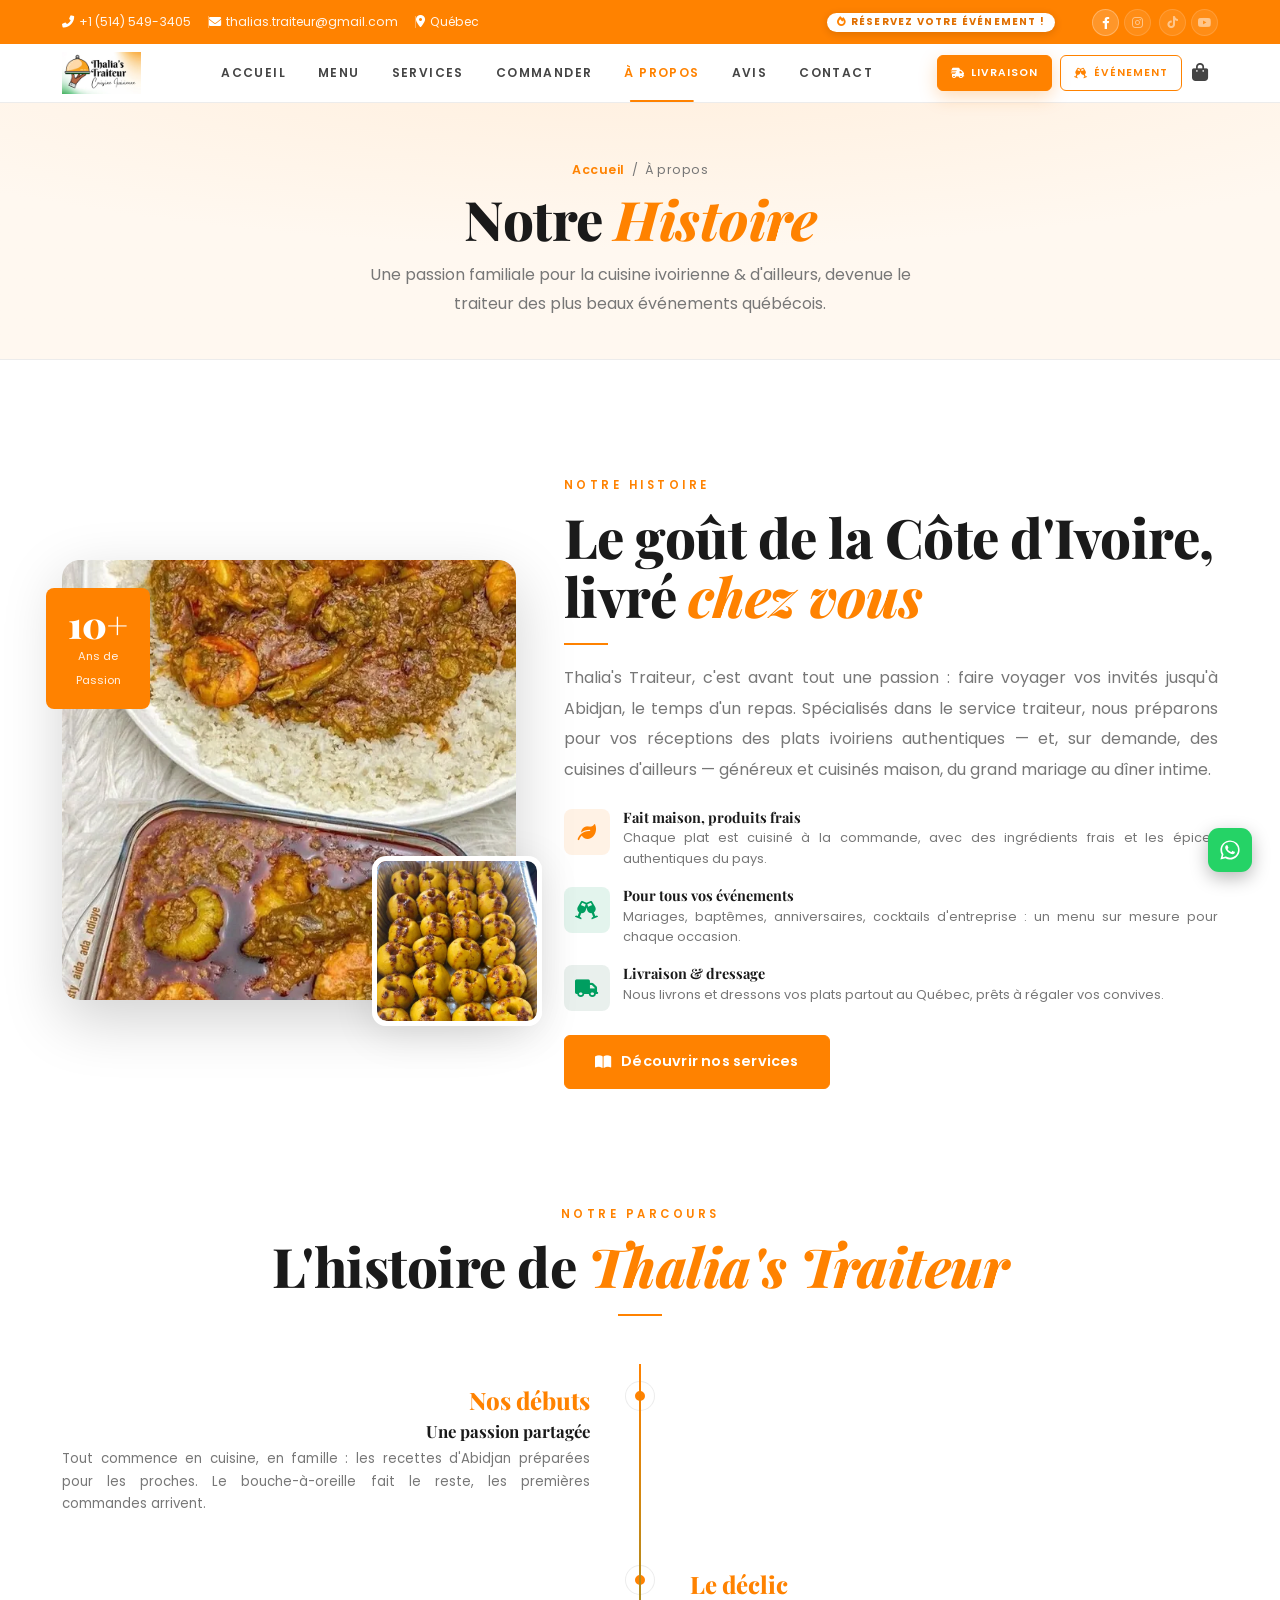
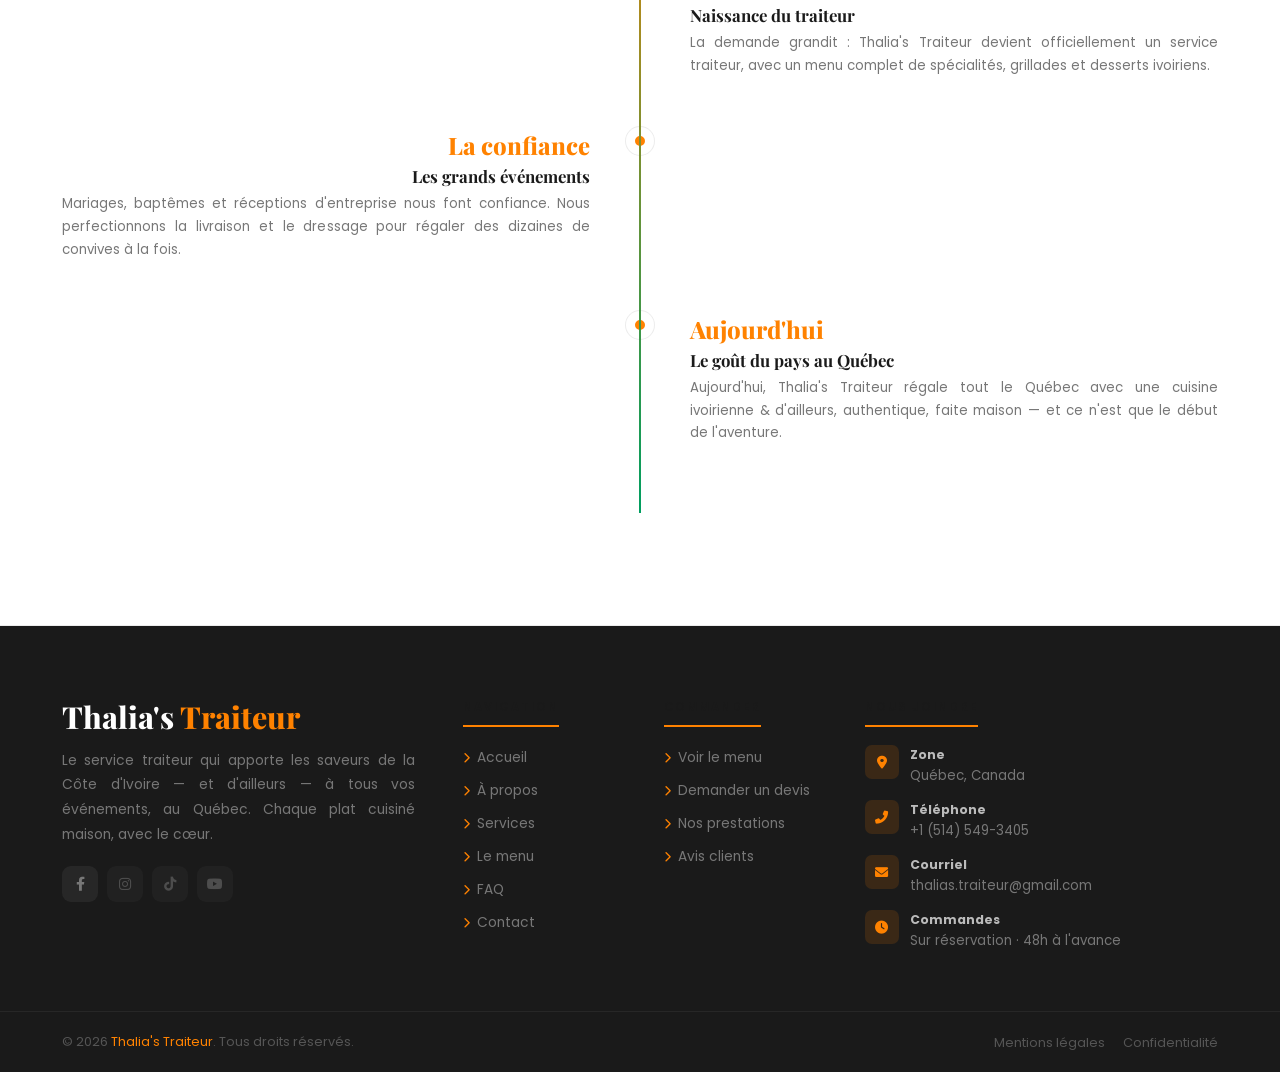
<file: ThaliasTraiteur/apropos.html>
<!DOCTYPE html>
<html lang="fr-CA">

<head>
   <meta charset="UTF-8">
   <meta name="viewport" content="width=device-width, initial-scale=1">
   <meta name="author" content="Thalia's Traiteur">
   <meta name="description" content="L'histoire de Thalia's Traiteur : une passion familiale pour la cuisine ivoirienne, devenue service traiteur pour les événements au Québec.">
   <title>À propos — traiteur ivoirien au Québec | Thalia's Traiteur</title>
   <link rel="canonical" href="https://thaliastraiteur.com/apropos.html" />
   <!-- Favicon + SEO / partage — og:url, og:image et canonical sont
        générées en absolu par tools/seo.py (SITE_URL). -->
   <link rel="icon" type="image/png" href="img/favicon.png" />
   <link rel="apple-touch-icon" href="img/favicon.png" />
   <meta name="robots" content="index, follow" />
   <meta name="theme-color" content="#ff8200" />
   <meta property="og:type" content="website" />
   <meta property="og:site_name" content="Thalia's Traiteur" />
   <meta property="og:locale" content="fr_CA" />
   <meta property="og:title" content="À propos — traiteur ivoirien au Québec | Thalia's Traiteur" />
   <meta property="og:description" content="L'histoire de Thalia's Traiteur : une passion familiale pour la cuisine ivoirienne, devenue service traiteur pour les événements au Québec." />
   <meta property="og:image" content="https://thaliastraiteur.com/img/dishes/nathalie-garba.webp" />
   <meta property="og:url" content="https://thaliastraiteur.com/apropos.html" />
   <meta name="twitter:card" content="summary_large_image" />
   <meta name="twitter:title" content="À propos — traiteur ivoirien au Québec | Thalia's Traiteur" />
   <meta name="twitter:description" content="L'histoire de Thalia's Traiteur : une passion familiale pour la cuisine ivoirienne, devenue service traiteur pour les événements au Québec." />
   <meta name="twitter:image" content="https://thaliastraiteur.com/img/dishes/nathalie-garba.webp" />

   <link rel="preconnect" href="https://fonts.googleapis.com" />
   <link rel="preconnect" href="https://fonts.gstatic.com" crossorigin />
   <link href="https://fonts.googleapis.com/css2?family=Playfair+Display:wght@400;700;900&family=Poppins:wght@300;400;500;600;700&family=Dancing+Script:wght@700&display=swap" rel="stylesheet" />
   <link href="css/bootstrap.min.css" rel="stylesheet" />
   <link rel="stylesheet" href="css/all.min.css?v=3919fcba" />
   <link rel="stylesheet" href="css/style.css" />
   <link rel="stylesheet" href="css/redesign.css?v=4b972810" />
   <link rel="stylesheet" href="css/excellence.css" />
   <link rel="stylesheet" href="css/sweetalert2.min.css" />
</head>

<body>
   <div id="topbar">
      <div class="container">
         <div class="d-flex justify-content-between align-items-center flex-wrap gap-2">
            <div class="top-contact d-flex flex-wrap">
               <span><i class="fas fa-phone-alt"></i><a href="tel:+15145493405" class="tt-tel">+1 (514) 549-3405</a></span>
               <span><i class="fas fa-envelope"></i>thalias.traiteur@gmail.com</span>
               <span><i class="fas fa-map-marker-alt"></i>Québec</span>
            </div>
            <div class="d-flex align-items-center gap-3">
               <span class="ttag"><i class="fas fa-fire me-1"></i>Réservez votre événement !</span>
               <div class="tsoc">
                  <a href="https://www.facebook.com/Thaliastraiteur" target="_blank" rel="noopener"><i class="fab fa-facebook-f"></i></a><a href="#" class="soc-soon" title="Bientôt" onclick="return false;"><i class="fab fa-instagram"></i></a>
                  <a href="#" class="soc-soon" title="Bientôt" onclick="return false;"><i class="fab fa-tiktok"></i></a><a href="#" class="soc-soon" title="Bientôt" onclick="return false;"><i class="fab fa-youtube"></i></a>
               </div>
            </div>
         </div>
      </div>
   </div>
   <nav class="navbar navbar-expand-lg" id="nav">
      <div class="container">
         <a class="navbar-brand" href="index.html">
            <img decoding="async" fetchpriority="high" src="img/logo.webp" alt="Thalia's Traiteur - Cuisine ivoirienne & du monde" class="blogo-img" />
         </a>
         <div class="nav-actions d-flex align-items-center gap-2 order-lg-last">
            <button class="tt-cart-btn" data-cart-toggle type="button" title="Mon panier" aria-label="Mon panier"><i class="fas fa-shopping-bag"></i><span class="tt-cart-count">0</span></button>
            <button class="navbar-toggler border-0 d-lg-none" type="button" data-bs-toggle="collapse" data-bs-target="#navmenu" aria-label="Ouvrir le menu"><i class="fas fa-bars"></i></button>
         </div>
         <div class="collapse navbar-collapse order-lg-2" id="navmenu">
            <ul class="navbar-nav mx-auto">
               <li class="nav-item"><a class="nav-link" href="index.html#hero">Accueil</a></li>
               <li class="nav-item"><a class="nav-link" href="menu.html">Menu</a></li>
               <li class="nav-item"><a class="nav-link" href="services.html">Services</a></li>
               <li class="nav-item"><a class="nav-link" href="commander.html">Commander</a></li>
               <li class="nav-item"><a class="nav-link active" href="apropos.html">À propos</a></li>
               <li class="nav-item"><a class="nav-link" href="avis.html">Avis</a></li>
               <li class="nav-item"><a class="nav-link" href="contact.html">Contact</a></li>
            </ul>
            <div class="nav-orders">
               <a href="menu.html" class="nav-ord nav-ord--liv" data-set-order="livraison" title="Commander pour livraison"><i class="fas fa-truck-fast"></i>Livraison</a>
               <a href="menu.html" class="nav-ord nav-ord--evt" data-set-order="evenement" title="Commander pour un événement"><i class="fas fa-champagne-glasses"></i>Événement</a>
            </div>
         </div>
      </div>
   </nav>

   <section class="pagehero"><div class="container"><div class="crumb"><a href="index.html">Accueil</a> &nbsp;/&nbsp; À propos</div><h1>Notre <span>Histoire</span></h1><p>Une passion familiale pour la cuisine ivoirienne & d'ailleurs, devenue le traiteur des plus beaux événements québécois.</p></div></section>

   <section>
      <div class="container">
         <div class="row align-items-center g-5">
            <div class="col-lg-5">
               <div class="astack">
                  <div class="aexp"><span class="anum">10+</span><small>Ans de<br />Passion</small></div>
                  <div class="amain"><img loading="lazy" decoding="async" src="img/about1.webp" alt="Thalia's Traiteur" /></div>
                  <div class="asm"><img loading="lazy" decoding="async" src="img/about2.webp" alt="" /></div>
               </div>
            </div>
            <div class="col-lg-7">
               <span class="slbl">Notre Histoire</span>
               <h2 class="stitle text-start">Le goût de la Côte d'Ivoire,<br />livré <span>chez vous</span></h2>
               <div class="sline lft"></div>
               <p class="sdesc mb-4">Thalia's Traiteur, c'est avant tout une passion : faire voyager vos invités jusqu'à Abidjan, le temps d'un repas. Spécialisés dans le service traiteur, nous préparons pour vos réceptions des plats ivoiriens authentiques — et, sur demande, des cuisines d'ailleurs — généreux et cuisinés maison, du grand mariage au dîner intime.</p>
               <div class="mb-4">
                  <div class="fti"><div class="ftico r"><i class="fas fa-leaf"></i></div><div><h6>Fait maison, produits frais</h6><p>Chaque plat est cuisiné à la commande, avec des ingrédients frais et les épices authentiques du pays.</p></div></div>
                  <div class="fti"><div class="ftico y"><i class="fas fa-champagne-glasses"></i></div><div><h6>Pour tous vos événements</h6><p>Mariages, baptêmes, anniversaires, cocktails d'entreprise : un menu sur mesure pour chaque occasion.</p></div></div>
                  <div class="fti"><div class="ftico g"><i class="fas fa-truck"></i></div><div><h6>Livraison & dressage</h6><p>Nous livrons et dressons vos plats partout au Québec, prêts à régaler vos convives.</p></div></div>
               </div>
               <a href="services.html" class="btn-red"><i class="fas fa-book-open"></i>Découvrir nos services</a>
            </div>
         </div>
      </div>
   </section>
   <section style="padding-top:0;">
      <div class="container">
         <div class="text-center mb-5"><span class="slbl">Notre Parcours</span><h2 class="stitle">L'histoire de <span>Thalia's Traiteur</span></h2><div class="sline"></div></div>
         <div class="timeline">
            <div class="tli">
               <div class="tl-left"><div class="tlyear">Nos débuts</div><h5>Une passion partagée</h5><p>Tout commence en cuisine, en famille : les recettes d'Abidjan préparées pour les proches. Le bouche-à-oreille fait le reste, les premières commandes arrivent.</p></div>
               <div class="tl-center"><div class="tldot"></div></div>
               <div class="tl-right"><div class="tlyear">Nos débuts</div><h5>Une passion partagée</h5><p>Tout commence en cuisine, en famille : les recettes d'Abidjan préparées pour les proches. Le bouche-à-oreille fait le reste, les premières commandes arrivent.</p></div>
            </div>
            <div class="tli">
               <div class="tl-left"><div class="tlyear">Le déclic</div><h5>Naissance du traiteur</h5><p>La demande grandit : Thalia's Traiteur devient officiellement un service traiteur, avec un menu complet de spécialités, grillades et desserts ivoiriens.</p></div>
               <div class="tl-center"><div class="tldot"></div></div>
               <div class="tl-right"><div class="tlyear">Le déclic</div><h5>Naissance du traiteur</h5><p>La demande grandit : Thalia's Traiteur devient officiellement un service traiteur, avec un menu complet de spécialités, grillades et desserts ivoiriens.</p></div>
            </div>
            <div class="tli">
               <div class="tl-left"><div class="tlyear">La confiance</div><h5>Les grands événements</h5><p>Mariages, baptêmes et réceptions d'entreprise nous font confiance. Nous perfectionnons la livraison et le dressage pour régaler des dizaines de convives à la fois.</p></div>
               <div class="tl-center"><div class="tldot"></div></div>
               <div class="tl-right"><div class="tlyear">La confiance</div><h5>Les grands événements</h5><p>Mariages, baptêmes et réceptions d'entreprise nous font confiance. Nous perfectionnons la livraison et le dressage pour régaler des dizaines de convives à la fois.</p></div>
            </div>
            <div class="tli">
               <div class="tl-left"><div class="tlyear">Aujourd'hui</div><h5>Le goût du pays au Québec</h5><p>Aujourd'hui, Thalia's Traiteur régale tout le Québec avec une cuisine ivoirienne & d'ailleurs, authentique, faite maison — et ce n'est que le début de l'aventure.</p></div>
               <div class="tl-center"><div class="tldot"></div></div>
               <div class="tl-right"><div class="tlyear">Aujourd'hui</div><h5>Le goût du pays au Québec</h5><p>Aujourd'hui, Thalia's Traiteur régale tout le Québec avec une cuisine ivoirienne & d'ailleurs, authentique, faite maison — et ce n'est que le début de l'aventure.</p></div>
            </div>
         </div>
      </div>
   </section>


   <footer>
      <div class="container">
         <div class="row g-5">
            <div class="col-lg-4">
               <div class="fnm">Thalia's<span> Traiteur</span></div>
               <p class="fdesc">Le service traiteur qui apporte les saveurs de la Côte d'Ivoire &mdash; et d'ailleurs &mdash; à tous vos événements, au Québec. Chaque plat cuisiné maison, avec le cœur.</p>
               <div class="fsoc">
                  <a href="https://www.facebook.com/Thaliastraiteur" target="_blank" rel="noopener"><i class="fab fa-facebook-f"></i></a>
                  <a href="#" class="soc-soon" title="Bientôt" onclick="return false;"><i class="fab fa-instagram"></i></a>
                  <a href="#" class="soc-soon" title="Bientôt" onclick="return false;"><i class="fab fa-tiktok"></i></a>
                  <a href="#" class="soc-soon" title="Bientôt" onclick="return false;"><i class="fab fa-youtube"></i></a>
               </div>
            </div>
            <div class="col-sm-6 col-lg-2">
               <div class="ftit">Navigation</div>
               <ul class="flinks ps-0">
                  <li><a href="index.html"><i class="fas fa-chevron-right"></i>Accueil</a></li>
                  <li><a href="apropos.html"><i class="fas fa-chevron-right"></i>À propos</a></li>
                  <li><a href="services.html"><i class="fas fa-chevron-right"></i>Services</a></li>
                  <li><a href="menu.html"><i class="fas fa-chevron-right"></i>Le menu</a></li>
                  <li><a href="faq.html"><i class="fas fa-chevron-right"></i>FAQ</a></li>
                  <li><a href="contact.html"><i class="fas fa-chevron-right"></i>Contact</a></li>
               </ul>
            </div>
            <div class="col-sm-6 col-lg-2">
               <div class="ftit">Commander</div>
               <ul class="flinks ps-0">
                  <li><a href="menu.html"><i class="fas fa-chevron-right"></i>Voir le menu</a></li>
                  <li><a href="commander.html"><i class="fas fa-chevron-right"></i>Demander un devis</a></li>
                  <li><a href="services.html"><i class="fas fa-chevron-right"></i>Nos prestations</a></li>
                  <li><a href="avis.html"><i class="fas fa-chevron-right"></i>Avis clients</a></li>
               </ul>
            </div>
            <div class="col-lg-4">
               <div class="ftit">Nous joindre</div>
               <div class="fci"><div class="fciico"><i class="fas fa-map-marker-alt"></i></div><div class="fciinfo"><strong>Zone</strong>Québec, Canada</div></div>
               <div class="fci"><div class="fciico"><i class="fas fa-phone-alt"></i></div><div class="fciinfo"><strong>Téléphone</strong><a href="tel:+15145493405" class="tt-tel">+1 (514) 549-3405</a></div></div>
               <div class="fci"><div class="fciico"><i class="fas fa-envelope"></i></div><div class="fciinfo"><strong>Courriel</strong>thalias.traiteur@gmail.com</div></div>
               <div class="fci"><div class="fciico"><i class="fas fa-clock"></i></div><div class="fciinfo"><strong>Commandes</strong>Sur réservation · 48h à l'avance</div></div>
            </div>
         </div>
      </div>
      <div class="fbot">
         <div class="container">
            <div class="d-flex justify-content-between align-items-center flex-wrap gap-2">
               <p>&copy; 2026 <span>Thalia's Traiteur</span>. Tous droits réservés.</p>
               <div><a href="mentions-legales.html">Mentions légales</a><a href="confidentialite.html">Confidentialité</a><!-- <a href="credits.html">Crédits photos</a> --></div>
            </div>
         </div>
      </div>
   </footer>

   <script src="js/config.js"></script>
   <script src="js/tt-mail.js"></script>
   <script src="js/analytics.js"></script>
   <script src="js/tt-widgets.js"></script>
   <script src="js/sweetalert2.min.js"></script>
   <script src="js/tt-alerts.js"></script>
   <script src="js/jquery-3.7.1.min.js"></script>
   <script src="js/bootstrap.bundle.min.js"></script>
   <script src="js/order-type.js"></script>
   <script src="js/cart.js"></script>   <button id="btt" onclick="window.scrollTo({top:0,behavior:'smooth'})" aria-label="Haut de page" title="Haut de page"><i class="fas fa-chevron-up"></i></button>
   <script>(function(){var b=document.getElementById("btt");if(b)window.addEventListener("scroll",function(){b.classList.toggle("show",window.scrollY>300);});})();</script>
   <!-- Sticky mobile order CTA -->
   <a href="commander.html" class="tt-sticky-cta"><i class="fas fa-utensils"></i>Commander maintenant</a>
</body>

</html>
</file>
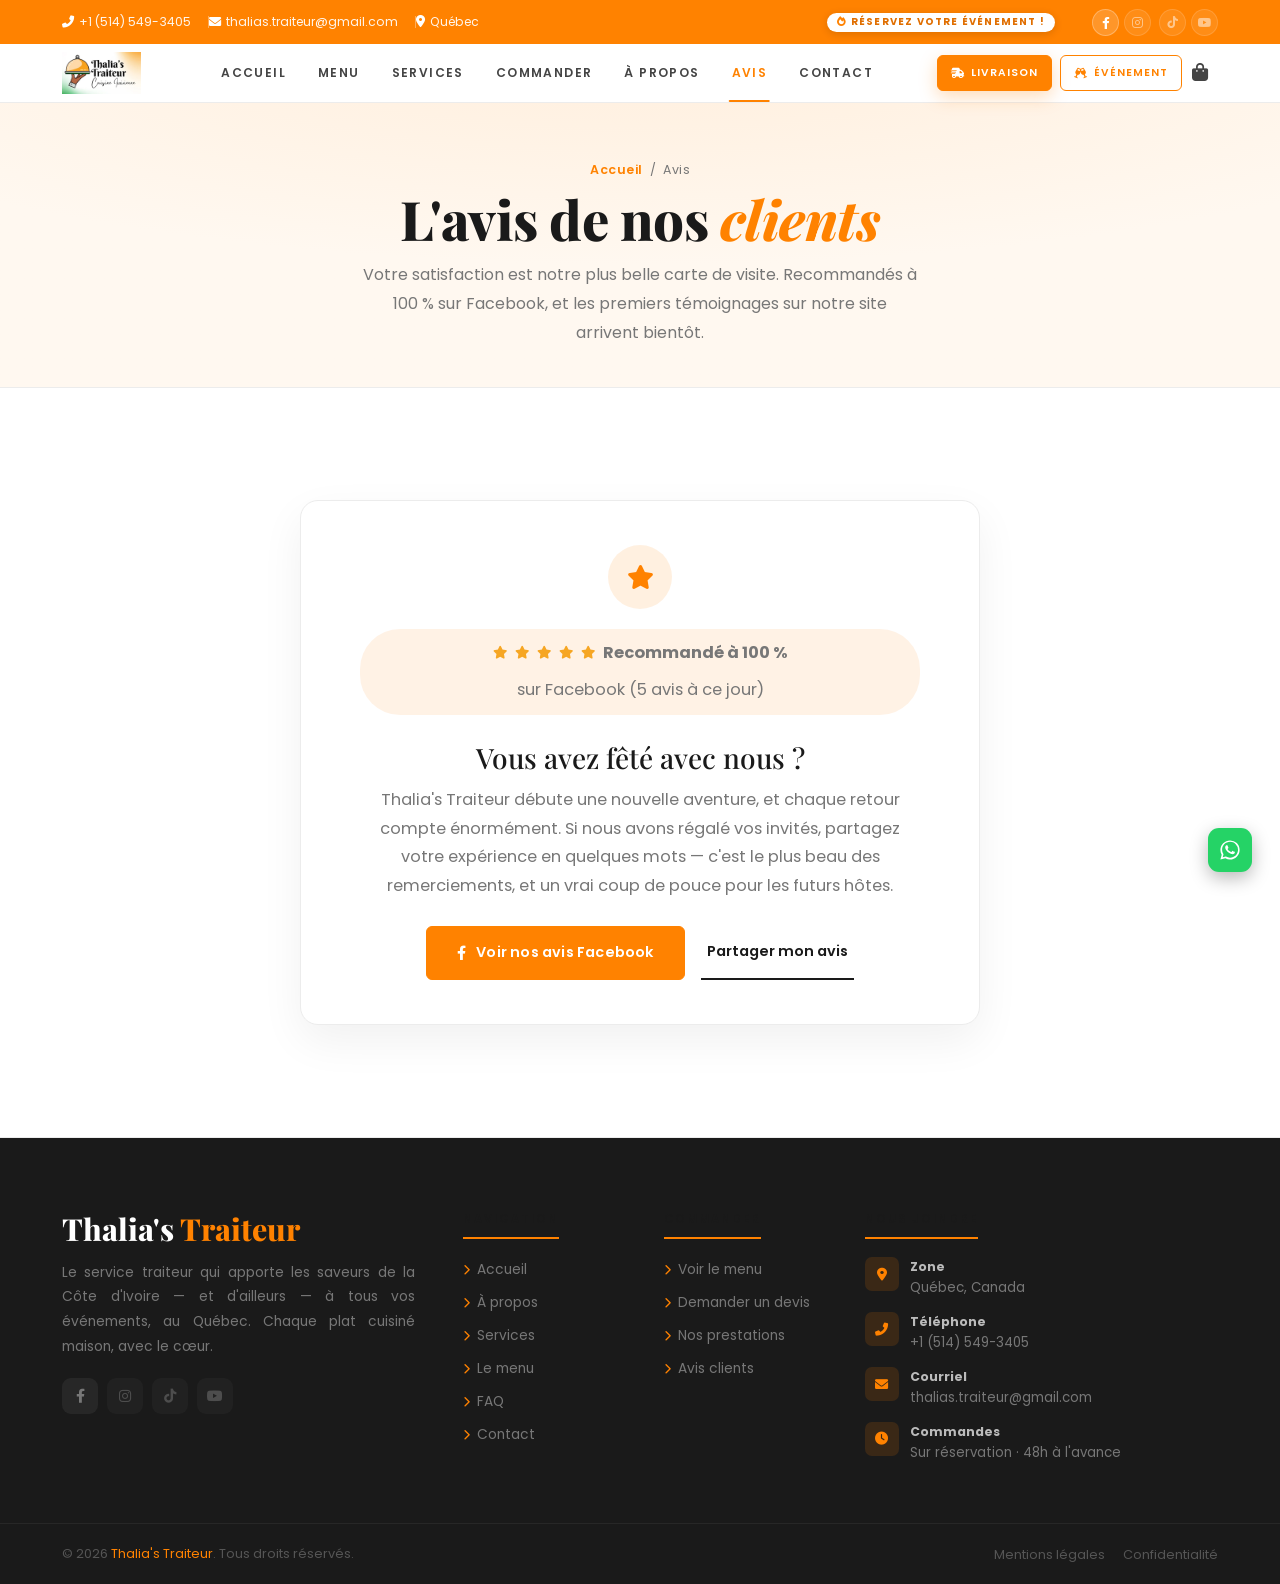
<file: ThaliasTraiteur/avis.html>
<!DOCTYPE html>
<html lang="fr-CA">

<head>
   <meta charset="UTF-8">
   <meta name="viewport" content="width=device-width, initial-scale=1">
   <meta name="author" content="Thalia's Traiteur">
   <meta name="description" content="Ce que disent les clients de Thalia's Traiteur : cuisine ivoirienne faite maison, ponctualité et service soigné pour vos événements au Québec.">
   <title>Avis clients — Thalia's Traiteur, traiteur ivoirien</title>
   <link rel="canonical" href="https://thaliastraiteur.com/avis.html" />
   <!-- Favicon + SEO / partage — og:url, og:image et canonical sont
        générées en absolu par tools/seo.py (SITE_URL). -->
   <link rel="icon" type="image/png" href="img/favicon.png" />
   <link rel="apple-touch-icon" href="img/favicon.png" />
   <meta name="robots" content="index, follow" />
   <meta name="theme-color" content="#ff8200" />
   <meta property="og:type" content="website" />
   <meta property="og:site_name" content="Thalia's Traiteur" />
   <meta property="og:locale" content="fr_CA" />
   <meta property="og:title" content="Avis clients — Thalia's Traiteur, traiteur ivoirien" />
   <meta property="og:description" content="Ce que disent les clients de Thalia's Traiteur : cuisine ivoirienne faite maison, ponctualité et service soigné pour vos événements au Québec." />
   <meta property="og:image" content="https://thaliastraiteur.com/img/dishes/nathalie-garba.webp" />
   <meta property="og:url" content="https://thaliastraiteur.com/avis.html" />
   <meta name="twitter:card" content="summary_large_image" />
   <meta name="twitter:title" content="Avis clients — Thalia's Traiteur, traiteur ivoirien" />
   <meta name="twitter:description" content="Ce que disent les clients de Thalia's Traiteur : cuisine ivoirienne faite maison, ponctualité et service soigné pour vos événements au Québec." />
   <meta name="twitter:image" content="https://thaliastraiteur.com/img/dishes/nathalie-garba.webp" />

   <link rel="preconnect" href="https://fonts.googleapis.com" />
   <link rel="preconnect" href="https://fonts.gstatic.com" crossorigin />
   <link href="https://fonts.googleapis.com/css2?family=Playfair+Display:wght@400;700;900&family=Poppins:wght@300;400;500;600;700&family=Dancing+Script:wght@700&display=swap" rel="stylesheet" />
   <link href="css/bootstrap.min.css" rel="stylesheet" />
   <link rel="stylesheet" href="css/all.min.css?v=3919fcba" />
   <link rel="stylesheet" href="css/style.css" />
   <link rel="stylesheet" href="css/redesign.css?v=4b972810" />
   <link rel="stylesheet" href="css/excellence.css" />
   <link rel="stylesheet" href="css/sweetalert2.min.css" />
</head>

<body>
   <div id="topbar">
      <div class="container">
         <div class="d-flex justify-content-between align-items-center flex-wrap gap-2">
            <div class="top-contact d-flex flex-wrap">
               <span><i class="fas fa-phone-alt"></i><a href="tel:+15145493405" class="tt-tel">+1 (514) 549-3405</a></span>
               <span><i class="fas fa-envelope"></i>thalias.traiteur@gmail.com</span>
               <span><i class="fas fa-map-marker-alt"></i>Québec</span>
            </div>
            <div class="d-flex align-items-center gap-3">
               <span class="ttag"><i class="fas fa-fire me-1"></i>Réservez votre événement !</span>
               <div class="tsoc">
                  <a href="https://www.facebook.com/Thaliastraiteur" target="_blank" rel="noopener"><i class="fab fa-facebook-f"></i></a><a href="#" class="soc-soon" title="Bientôt" onclick="return false;"><i class="fab fa-instagram"></i></a>
                  <a href="#" class="soc-soon" title="Bientôt" onclick="return false;"><i class="fab fa-tiktok"></i></a><a href="#" class="soc-soon" title="Bientôt" onclick="return false;"><i class="fab fa-youtube"></i></a>
               </div>
            </div>
         </div>
      </div>
   </div>
   <nav class="navbar navbar-expand-lg" id="nav">
      <div class="container">
         <a class="navbar-brand" href="index.html">
            <img decoding="async" fetchpriority="high" src="img/logo.webp" alt="Thalia's Traiteur - Cuisine ivoirienne & du monde" class="blogo-img" />
         </a>
         <div class="nav-actions d-flex align-items-center gap-2 order-lg-last">
            <button class="tt-cart-btn" data-cart-toggle type="button" title="Mon panier" aria-label="Mon panier"><i class="fas fa-shopping-bag"></i><span class="tt-cart-count">0</span></button>
            <button class="navbar-toggler border-0 d-lg-none" type="button" data-bs-toggle="collapse" data-bs-target="#navmenu" aria-label="Ouvrir le menu"><i class="fas fa-bars"></i></button>
         </div>
         <div class="collapse navbar-collapse order-lg-2" id="navmenu">
            <ul class="navbar-nav mx-auto">
               <li class="nav-item"><a class="nav-link" href="index.html#hero">Accueil</a></li>
               <li class="nav-item"><a class="nav-link" href="menu.html">Menu</a></li>
               <li class="nav-item"><a class="nav-link" href="services.html">Services</a></li>
               <li class="nav-item"><a class="nav-link" href="commander.html">Commander</a></li>
               <li class="nav-item"><a class="nav-link" href="apropos.html">À propos</a></li>
               <li class="nav-item"><a class="nav-link active" href="avis.html">Avis</a></li>
               <li class="nav-item"><a class="nav-link" href="contact.html">Contact</a></li>
            </ul>
            <div class="nav-orders">
               <a href="menu.html" class="nav-ord nav-ord--liv" data-set-order="livraison" title="Commander pour livraison"><i class="fas fa-truck-fast"></i>Livraison</a>
               <a href="menu.html" class="nav-ord nav-ord--evt" data-set-order="evenement" title="Commander pour un événement"><i class="fas fa-champagne-glasses"></i>Événement</a>
            </div>
         </div>
      </div>
   </nav>

   <section class="pagehero"><div class="container"><div class="crumb"><a href="index.html">Accueil</a> &nbsp;/&nbsp; Avis</div><h1>L'avis de nos <span>clients</span></h1><p>Votre satisfaction est notre plus belle carte de visite. Recommandés à 100 % sur Facebook, et les premiers témoignages sur notre site arrivent bientôt.</p></div></section>

   <section><div class="container">
      <div class="tesinvite" data-aos="fade-up">
         <div class="tesinvite-ic"><i class="fas fa-star"></i></div>
         <p class="fbrate-stat"><i class="fas fa-star"></i><i class="fas fa-star"></i><i class="fas fa-star"></i><i class="fas fa-star"></i><i class="fas fa-star"></i> <b>Recommandé à 100&nbsp;%</b> sur Facebook (5 avis à ce jour)</p>
         <h3 style="margin-bottom:12px;">Vous avez fêté avec nous ?</h3>
         <p>Thalia's Traiteur débute une nouvelle aventure, et chaque retour compte énormément.
            Si nous avons régalé vos invités, partagez votre expérience en quelques mots — c'est le
            plus beau des remerciements, et un vrai coup de pouce pour les futurs hôtes.</p>
         <div class="tesinvite-cta">
            <a href="https://www.facebook.com/Thaliastraiteur/reviews" target="_blank" rel="noopener" class="btn-ed--solid"><i class="fab fa-facebook-f"></i> Voir nos avis Facebook</a>
            <a href="contact.html" class="btn-ed--ghost">Partager mon avis</a>
         </div>
      </div>
   </div></section>


   <footer>
      <div class="container">
         <div class="row g-5">
            <div class="col-lg-4">
               <div class="fnm">Thalia's<span> Traiteur</span></div>
               <p class="fdesc">Le service traiteur qui apporte les saveurs de la Côte d'Ivoire &mdash; et d'ailleurs &mdash; à tous vos événements, au Québec. Chaque plat cuisiné maison, avec le cœur.</p>
               <div class="fsoc">
                  <a href="https://www.facebook.com/Thaliastraiteur" target="_blank" rel="noopener"><i class="fab fa-facebook-f"></i></a>
                  <a href="#" class="soc-soon" title="Bientôt" onclick="return false;"><i class="fab fa-instagram"></i></a>
                  <a href="#" class="soc-soon" title="Bientôt" onclick="return false;"><i class="fab fa-tiktok"></i></a>
                  <a href="#" class="soc-soon" title="Bientôt" onclick="return false;"><i class="fab fa-youtube"></i></a>
               </div>
            </div>
            <div class="col-sm-6 col-lg-2">
               <div class="ftit">Navigation</div>
               <ul class="flinks ps-0">
                  <li><a href="index.html"><i class="fas fa-chevron-right"></i>Accueil</a></li>
                  <li><a href="apropos.html"><i class="fas fa-chevron-right"></i>À propos</a></li>
                  <li><a href="services.html"><i class="fas fa-chevron-right"></i>Services</a></li>
                  <li><a href="menu.html"><i class="fas fa-chevron-right"></i>Le menu</a></li>
                  <li><a href="faq.html"><i class="fas fa-chevron-right"></i>FAQ</a></li>
                  <li><a href="contact.html"><i class="fas fa-chevron-right"></i>Contact</a></li>
               </ul>
            </div>
            <div class="col-sm-6 col-lg-2">
               <div class="ftit">Commander</div>
               <ul class="flinks ps-0">
                  <li><a href="menu.html"><i class="fas fa-chevron-right"></i>Voir le menu</a></li>
                  <li><a href="commander.html"><i class="fas fa-chevron-right"></i>Demander un devis</a></li>
                  <li><a href="services.html"><i class="fas fa-chevron-right"></i>Nos prestations</a></li>
                  <li><a href="avis.html"><i class="fas fa-chevron-right"></i>Avis clients</a></li>
               </ul>
            </div>
            <div class="col-lg-4">
               <div class="ftit">Nous joindre</div>
               <div class="fci"><div class="fciico"><i class="fas fa-map-marker-alt"></i></div><div class="fciinfo"><strong>Zone</strong>Québec, Canada</div></div>
               <div class="fci"><div class="fciico"><i class="fas fa-phone-alt"></i></div><div class="fciinfo"><strong>Téléphone</strong><a href="tel:+15145493405" class="tt-tel">+1 (514) 549-3405</a></div></div>
               <div class="fci"><div class="fciico"><i class="fas fa-envelope"></i></div><div class="fciinfo"><strong>Courriel</strong>thalias.traiteur@gmail.com</div></div>
               <div class="fci"><div class="fciico"><i class="fas fa-clock"></i></div><div class="fciinfo"><strong>Commandes</strong>Sur réservation · 48h à l'avance</div></div>
            </div>
         </div>
      </div>
      <div class="fbot">
         <div class="container">
            <div class="d-flex justify-content-between align-items-center flex-wrap gap-2">
               <p>&copy; 2026 <span>Thalia's Traiteur</span>. Tous droits réservés.</p>
               <div><a href="mentions-legales.html">Mentions légales</a><a href="confidentialite.html">Confidentialité</a><!-- <a href="credits.html">Crédits photos</a> --></div>
            </div>
         </div>
      </div>
   </footer>

   <script src="js/config.js"></script>
   <script src="js/tt-mail.js"></script>
   <script src="js/analytics.js"></script>
   <script src="js/tt-widgets.js"></script>
   <script src="js/sweetalert2.min.js"></script>
   <script src="js/tt-alerts.js"></script>
   <script src="js/jquery-3.7.1.min.js"></script>
   <script src="js/bootstrap.bundle.min.js"></script>
   <script src="js/order-type.js"></script>
   <script src="js/cart.js"></script>   <button id="btt" onclick="window.scrollTo({top:0,behavior:'smooth'})" aria-label="Haut de page" title="Haut de page"><i class="fas fa-chevron-up"></i></button>
   <script>(function(){var b=document.getElementById("btt");if(b)window.addEventListener("scroll",function(){b.classList.toggle("show",window.scrollY>300);});})();</script>
   <!-- Sticky mobile order CTA -->
   <a href="commander.html" class="tt-sticky-cta"><i class="fas fa-utensils"></i>Commander maintenant</a>
</body>

</html>
</file>
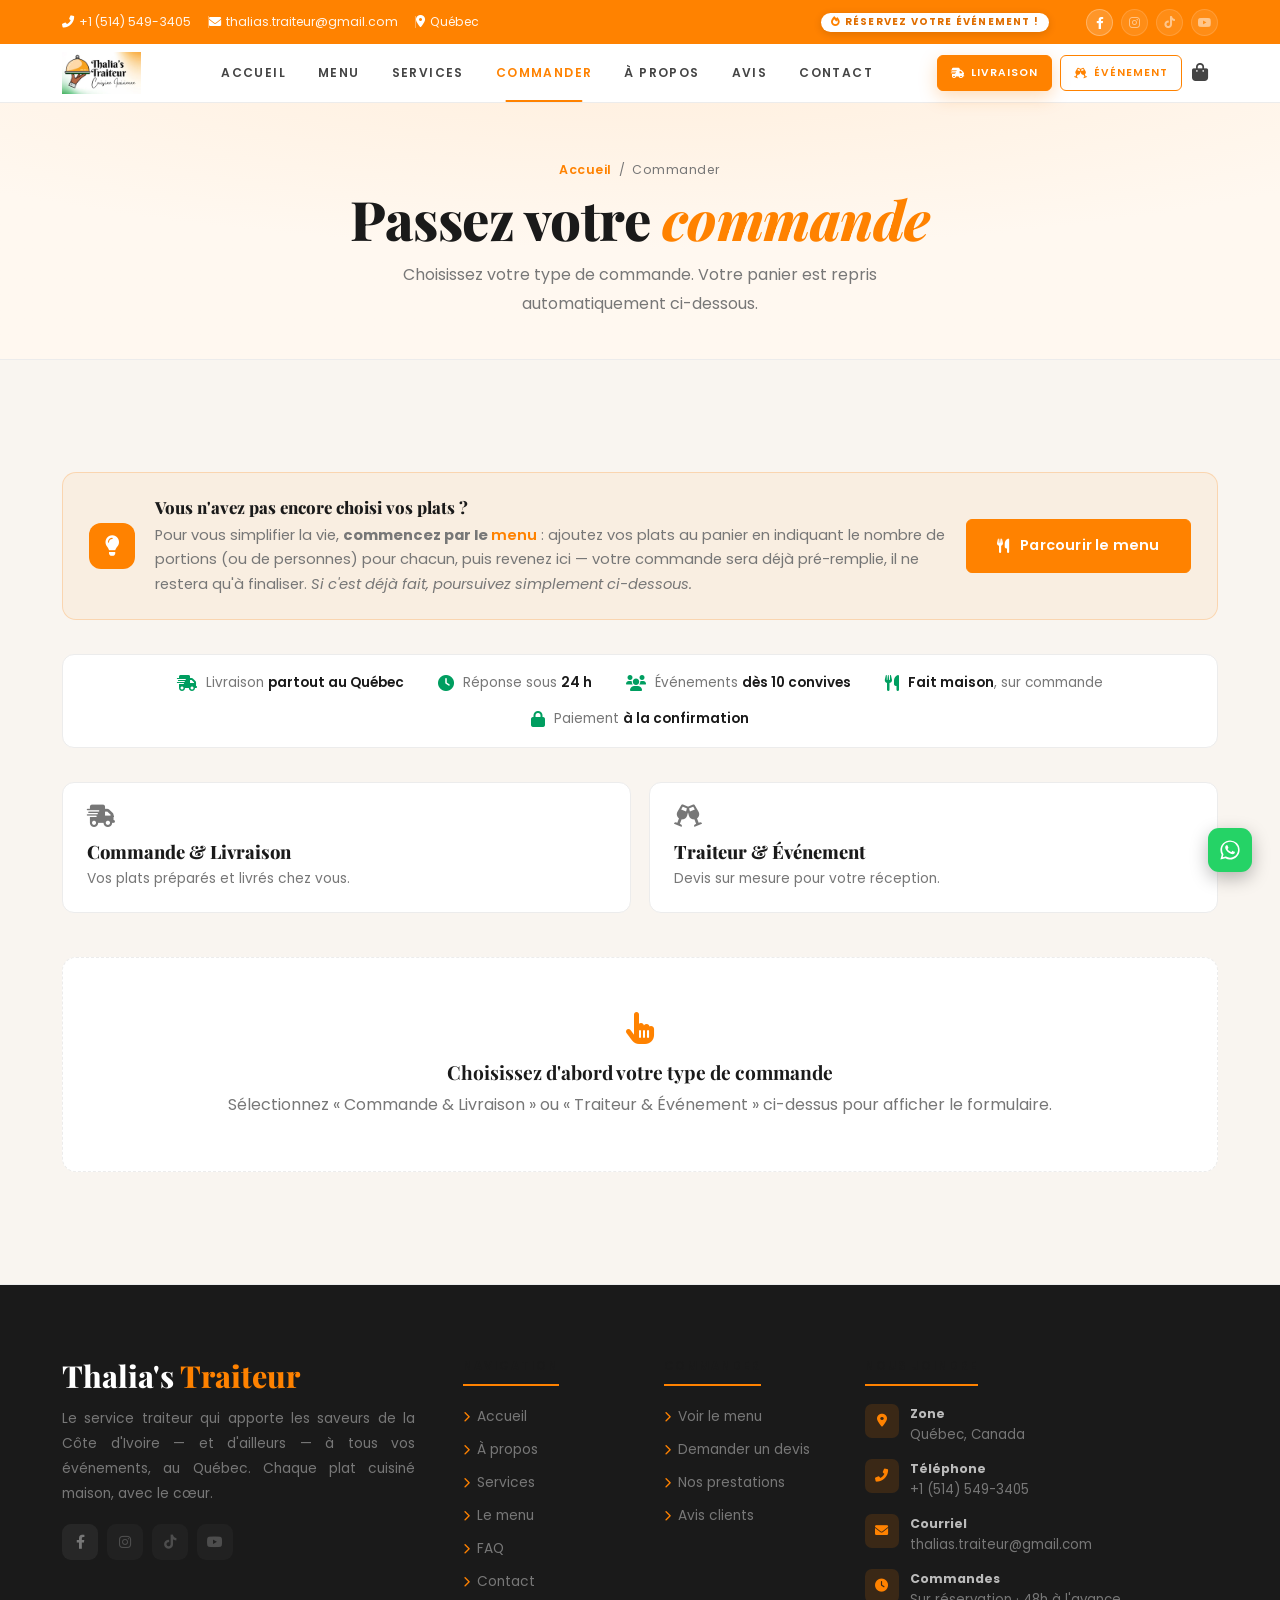
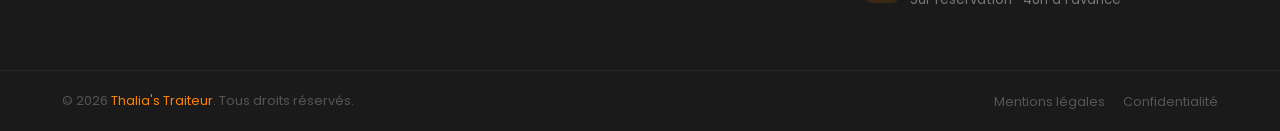
<file: ThaliasTraiteur/commander.html>
<!DOCTYPE html>
<html lang="fr-CA">

<head>
   <meta charset="UTF-8">
   <meta name="viewport" content="width=device-width, initial-scale=1">
   <meta name="author" content="Thalia's Traiteur">
   <meta name="description" content="Composez votre commande en ligne et recevez un devis traiteur gratuit sous 24 h. Cuisine ivoirienne faite maison, livrée partout au Québec.">
   <title>Commander un traiteur ivoirien — devis gratuit | Thalia's</title>
   <link rel="canonical" href="https://thaliastraiteur.com/commander.html" />
   <!-- Favicon + SEO / partage — og:url, og:image et canonical sont
        générées en absolu par tools/seo.py (SITE_URL). -->
   <link rel="icon" type="image/png" href="img/favicon.png" />
   <link rel="apple-touch-icon" href="img/favicon.png" />
   <meta name="robots" content="index, follow" />
   <meta name="theme-color" content="#ff8200" />
   <meta property="og:type" content="website" />
   <meta property="og:site_name" content="Thalia's Traiteur" />
   <meta property="og:locale" content="fr_CA" />
   <meta property="og:title" content="Commander un traiteur ivoirien — devis gratuit | Thalia's" />
   <meta property="og:description" content="Composez votre commande en ligne et recevez un devis traiteur gratuit sous 24 h. Cuisine ivoirienne faite maison, livrée partout au Québec." />
   <meta property="og:image" content="https://thaliastraiteur.com/img/dishes/nathalie-garba.webp" />
   <meta property="og:url" content="https://thaliastraiteur.com/commander.html" />
   <meta name="twitter:card" content="summary_large_image" />
   <meta name="twitter:title" content="Commander un traiteur ivoirien — devis gratuit | Thalia's" />
   <meta name="twitter:description" content="Composez votre commande en ligne et recevez un devis traiteur gratuit sous 24 h. Cuisine ivoirienne faite maison, livrée partout au Québec." />
   <meta name="twitter:image" content="https://thaliastraiteur.com/img/dishes/nathalie-garba.webp" />

   <link rel="preconnect" href="https://fonts.googleapis.com" />
   <link rel="preconnect" href="https://fonts.gstatic.com" crossorigin />
   <link href="https://fonts.googleapis.com/css2?family=Playfair+Display:wght@400;700;900&family=Poppins:wght@300;400;500;600;700&family=Dancing+Script:wght@700&display=swap" rel="stylesheet" />
   <link href="css/bootstrap.min.css" rel="stylesheet" />
   <link rel="stylesheet" href="css/all.min.css?v=3919fcba" />
   <link rel="stylesheet" href="css/style.css" />
   <link rel="stylesheet" href="css/redesign.css?v=4b972810" />
   <link rel="stylesheet" href="css/excellence.css" />
   <link rel="stylesheet" href="css/sweetalert2.min.css" />
</head>

<body>
   <div id="topbar">
      <div class="container">
         <div class="d-flex justify-content-between align-items-center flex-wrap gap-2">
            <div class="top-contact d-flex flex-wrap">
               <span><i class="fas fa-phone-alt"></i><a href="tel:+15145493405" class="tt-tel">+1 (514) 549-3405</a></span>
               <span><i class="fas fa-envelope"></i>thalias.traiteur@gmail.com</span>
               <span><i class="fas fa-map-marker-alt"></i>Québec</span>
            </div>
            <div class="d-flex align-items-center gap-3">
               <span class="ttag"><i class="fas fa-fire me-1"></i>Réservez votre événement !</span>
               <div class="tsoc">
                  <a href="https://www.facebook.com/Thaliastraiteur" target="_blank" rel="noopener"><i class="fab fa-facebook-f"></i></a>
                  <a href="#" class="soc-soon" title="Bientôt" onclick="return false;"><i class="fab fa-instagram"></i></a>
                  <a href="#" class="soc-soon" title="Bientôt" onclick="return false;"><i class="fab fa-tiktok"></i></a>
                  <a href="#" class="soc-soon" title="Bientôt" onclick="return false;"><i class="fab fa-youtube"></i></a>
               </div>
            </div>
         </div>
      </div>
   </div>
   <nav class="navbar navbar-expand-lg" id="nav">
      <div class="container">
         <a class="navbar-brand" href="index.html">
            <img decoding="async" fetchpriority="high" src="img/logo.webp" alt="Thalia's Traiteur - Cuisine ivoirienne & du monde" class="blogo-img" />
         </a>
         <div class="nav-actions d-flex align-items-center gap-2 order-lg-last">
            <button class="tt-cart-btn" data-cart-toggle type="button" title="Mon panier" aria-label="Mon panier"><i class="fas fa-shopping-bag"></i><span class="tt-cart-count">0</span></button>
            <button class="navbar-toggler border-0 d-lg-none" type="button" data-bs-toggle="collapse" data-bs-target="#navmenu" aria-label="Ouvrir le menu"><i class="fas fa-bars"></i></button>
         </div>
         <div class="collapse navbar-collapse order-lg-2" id="navmenu">
            <ul class="navbar-nav mx-auto">
               <li class="nav-item"><a class="nav-link" href="index.html#hero">Accueil</a></li>
               <li class="nav-item"><a class="nav-link" href="menu.html">Menu</a></li>
               <li class="nav-item"><a class="nav-link" href="services.html">Services</a></li>
               <li class="nav-item"><a class="nav-link active" href="commander.html">Commander</a></li>
               <li class="nav-item"><a class="nav-link" href="apropos.html">À propos</a></li>
               <li class="nav-item"><a class="nav-link" href="avis.html">Avis</a></li>
               <li class="nav-item"><a class="nav-link" href="contact.html">Contact</a></li>
            </ul>
            <div class="nav-orders">
               <a href="menu.html" class="nav-ord nav-ord--liv" data-set-order="livraison" title="Commander pour livraison"><i class="fas fa-truck-fast"></i>Livraison</a>
               <a href="menu.html" class="nav-ord nav-ord--evt" data-set-order="evenement" title="Commander pour un événement"><i class="fas fa-champagne-glasses"></i>Événement</a>
            </div>
         </div>
      </div>
   </nav>

   <section class="pagehero">
      <div class="container">
         <div class="crumb"><a href="index.html">Accueil</a> &nbsp;/&nbsp; Commander</div>
         <h1>Passez votre <span>commande</span></h1>
         <p>Choisissez votre type de commande. Votre panier est repris automatiquement ci-dessous.</p>
      </div>
   </section>
   <section id="reservation">
      <div class="container">

         <!-- Guidance banner -->
         <div class="order-info">
            <div class="oi-ic"><i class="fas fa-lightbulb"></i></div>
            <div class="oi-txt">
               <b>Vous n'avez pas encore choisi vos plats ?</b>
               <span>Pour vous simplifier la vie, <strong>commencez par le <a href="menu.html">menu</a></strong> : ajoutez vos plats au panier en indiquant le nombre de portions (ou de personnes) pour chacun, puis revenez ici — votre commande sera déjà pré-remplie, il ne restera qu'à finaliser. <em>Si c'est déjà fait, poursuivez simplement ci-dessous.</em></span>
            </div>
            <a href="menu.html" class="btn-ed--solid oi-cta"><i class="fas fa-utensils"></i>Parcourir le menu</a>
         </div>

         <!-- Reassurance -->
         <div class="reassure">
            <div class="r"><i class="fas fa-truck-fast"></i><span>Livraison <b>partout au Québec</b></span></div>
            <div class="r"><i class="fas fa-clock"></i><span>Réponse sous <b>24 h</b></span></div>
            <div class="r"><i class="fas fa-users"></i><span>Événements <b>dès 10 convives</b></span></div>
            <div class="r"><i class="fas fa-utensils"></i><span><b>Fait maison</b>, sur commande</span></div>
            <div class="r"><i class="fas fa-lock"></i><span>Paiement <b>à la confirmation</b></span></div>
         </div>

         <!-- Order type switch -->
         <div class="order-modes">
            <button type="button" class="order-mode" data-mode="livraison">
               <i class="fas fa-truck-fast"></i>
               <span class="om-t">Commande &amp; Livraison</span>
               <span class="om-s">Vos plats préparés et livrés chez vous.</span>
            </button>
            <button type="button" class="order-mode" data-mode="evenement">
               <i class="fas fa-champagne-glasses"></i>
               <span class="om-t">Traiteur &amp; Événement</span>
               <span class="om-s">Devis sur mesure pour votre réception.</span>
            </button>
         </div>

         <div id="orderPlaceholder" class="order-placeholder">
            <i class="fas fa-hand-pointer"></i>
            <b>Choisissez d'abord votre type de commande</b>
            <span>Sélectionnez « Commande &amp; Livraison » ou « Traiteur &amp; Événement » ci-dessus pour afficher le formulaire.</span>
         </div>

         <div id="orderContent" style="display:none;">
         <div class="row g-5">
            <div class="col-lg-5">
               <div class="cartsum" id="cartSummary"><h3>Votre commande</h3><p class="cartsum-empty">Votre panier est vide. Ajoutez des plats depuis le <a class="editlink" href="menu.html">menu</a>.</p></div>
            </div>
            <div class="col-lg-7">
               <div class="fcard">
                  <div class="row g-3">
                     <!-- Common fields -->
                     <div class="col-sm-6"><label class="flbl">Nom complet *</label><input type="text" id="oNom" class="fctrl" placeholder="Ex : Awa Koné" /></div>
                     <div class="col-sm-6"><label class="flbl">Téléphone *</label><input type="tel" id="oTel" class="fctrl" placeholder="+1 (514) 000-0000" /></div>
                     <div class="col-12"><label class="flbl">Courriel *</label><input type="email" id="oMail" class="fctrl" placeholder="vous@courriel.com" /></div>

                     <!-- Livraison-only -->
                     <div class="col-sm-6 js-liv"><label class="flbl">Date de livraison</label><input type="date" id="oDate" class="fctrl" /></div>
                     <div class="col-sm-6 js-liv"><label class="flbl">Heure</label><input type="time" id="oHeure" class="fctrl" /></div>
                     <div class="col-12 js-liv"><label class="flbl">Adresse de livraison</label><input type="text" id="oAdresse" class="fctrl" placeholder="N°, rue, ville, code postal (facultatif)" /></div>

                     <!-- Événement-only -->
                     <div class="col-sm-6 js-evt">
                        <label class="flbl">Type d'événement *</label>
                        <select id="oType" class="fctrl">
                           <option>Mariage</option><option>Baptême</option><option>Anniversaire</option><option>Événement d'entreprise</option><option>Réception / Cocktail</option><option>Autre</option>
                        </select>
                     </div>
                     <div class="col-sm-6 js-evt"><label class="flbl">Date de l'événement *</label><input type="date" id="oDateE" class="fctrl" /></div>
                     <div class="col-sm-6 js-evt"><label class="flbl">Heure *</label><input type="time" id="oHeureE" class="fctrl" /></div>
                     <div class="col-12 js-evt"><label class="flbl">Lieu de l'événement</label><input type="text" id="oLieu" class="fctrl" placeholder="Salle, ville…" /></div>
                     <div class="col-12 js-evt">
                        <label class="flbl">Plats sélectionnés (synchronisés avec votre panier)</label>
                        <div class="dishcheck" id="dishChecklist"></div>
                        <p class="dishcheck-hint">Décochez un plat pour le retirer — il se barre et disparaît du panier. Ajoutez-en d'autres depuis le <a href="menu.html">menu</a>.</p>
                     </div>

                     <!-- Common -->
                     <div class="col-12"><label class="flbl">Précisions</label><textarea id="oMsg" class="fctrl" rows="3" placeholder="Allergies, budget, précisions..."></textarea></div>
                     <div class="col-12"><button class="btn-red w-100 justify-content-center" id="orderBtn"><i class="fas fa-truck"></i>Passer la commande</button></div>
                  </div>
                  <div class="sucmsg" id="resOk"><i class="fas fa-check-circle"></i><p>Demande envoyée ! WhatsApp s'ouvre avec le récapitulatif — envoyez-le et nous vous recontactons vite.</p></div>
               </div>
            </div>
         </div>
         </div>
      </div>
   </section>


   <footer>
      <div class="container">
         <div class="row g-5">
            <div class="col-lg-4">
               <div class="fnm">Thalia's<span> Traiteur</span></div>
               <p class="fdesc">Le service traiteur qui apporte les saveurs de la Côte d'Ivoire &mdash; et d'ailleurs &mdash; à tous vos événements, au Québec. Chaque plat cuisiné maison, avec le cœur.</p>
               <div class="fsoc">
                  <a href="https://www.facebook.com/Thaliastraiteur" target="_blank" rel="noopener"><i class="fab fa-facebook-f"></i></a>
                  <a href="#" class="soc-soon" title="Bientôt" onclick="return false;"><i class="fab fa-instagram"></i></a>
                  <a href="#" class="soc-soon" title="Bientôt" onclick="return false;"><i class="fab fa-tiktok"></i></a>
                  <a href="#" class="soc-soon" title="Bientôt" onclick="return false;"><i class="fab fa-youtube"></i></a>
               </div>
            </div>
            <div class="col-sm-6 col-lg-2">
               <div class="ftit">Navigation</div>
               <ul class="flinks ps-0">
                  <li><a href="index.html"><i class="fas fa-chevron-right"></i>Accueil</a></li>
                  <li><a href="apropos.html"><i class="fas fa-chevron-right"></i>À propos</a></li>
                  <li><a href="services.html"><i class="fas fa-chevron-right"></i>Services</a></li>
                  <li><a href="menu.html"><i class="fas fa-chevron-right"></i>Le menu</a></li>
                  <li><a href="faq.html"><i class="fas fa-chevron-right"></i>FAQ</a></li>
                  <li><a href="contact.html"><i class="fas fa-chevron-right"></i>Contact</a></li>
               </ul>
            </div>
            <div class="col-sm-6 col-lg-2">
               <div class="ftit">Commander</div>
               <ul class="flinks ps-0">
                  <li><a href="menu.html"><i class="fas fa-chevron-right"></i>Voir le menu</a></li>
                  <li><a href="commander.html"><i class="fas fa-chevron-right"></i>Demander un devis</a></li>
                  <li><a href="services.html"><i class="fas fa-chevron-right"></i>Nos prestations</a></li>
                  <li><a href="avis.html"><i class="fas fa-chevron-right"></i>Avis clients</a></li>
               </ul>
            </div>
            <div class="col-lg-4">
               <div class="ftit">Nous joindre</div>
               <div class="fci"><div class="fciico"><i class="fas fa-map-marker-alt"></i></div><div class="fciinfo"><strong>Zone</strong>Québec, Canada</div></div>
               <div class="fci"><div class="fciico"><i class="fas fa-phone-alt"></i></div><div class="fciinfo"><strong>Téléphone</strong><a href="tel:+15145493405" class="tt-tel">+1 (514) 549-3405</a></div></div>
               <div class="fci"><div class="fciico"><i class="fas fa-envelope"></i></div><div class="fciinfo"><strong>Courriel</strong>thalias.traiteur@gmail.com</div></div>
               <div class="fci"><div class="fciico"><i class="fas fa-clock"></i></div><div class="fciinfo"><strong>Commandes</strong>Sur réservation · 48h à l'avance</div></div>
            </div>
         </div>
      </div>
      <div class="fbot">
         <div class="container">
            <div class="d-flex justify-content-between align-items-center flex-wrap gap-2">
               <p>&copy; 2026 <span>Thalia's Traiteur</span>. Tous droits réservés.</p>
               <div><a href="mentions-legales.html">Mentions légales</a><a href="confidentialite.html">Confidentialité</a><!-- <a href="credits.html">Crédits photos</a> --></div>
            </div>
         </div>
      </div>
   </footer>

   <script src="js/config.js"></script>
   <script src="js/tt-mail.js"></script>
   <script src="js/analytics.js"></script>
   <script src="js/tt-widgets.js"></script>
   <script src="js/sweetalert2.min.js"></script>
   <script src="js/tt-alerts.js"></script>
   <script src="js/jquery-3.7.1.min.js"></script>
   <script src="js/bootstrap.bundle.min.js"></script>
   <script src="js/order-type.js"></script>
   <script src="js/cart.js"></script>
   <script src="js/order-form.js?v=c17b764b"></script>   <button id="btt" onclick="window.scrollTo({top:0,behavior:'smooth'})" aria-label="Haut de page" title="Haut de page"><i class="fas fa-chevron-up"></i></button>
   <script>(function(){var b=document.getElementById("btt");if(b)window.addEventListener("scroll",function(){b.classList.toggle("show",window.scrollY>300);});})();</script>
</body>

</html>
</file>
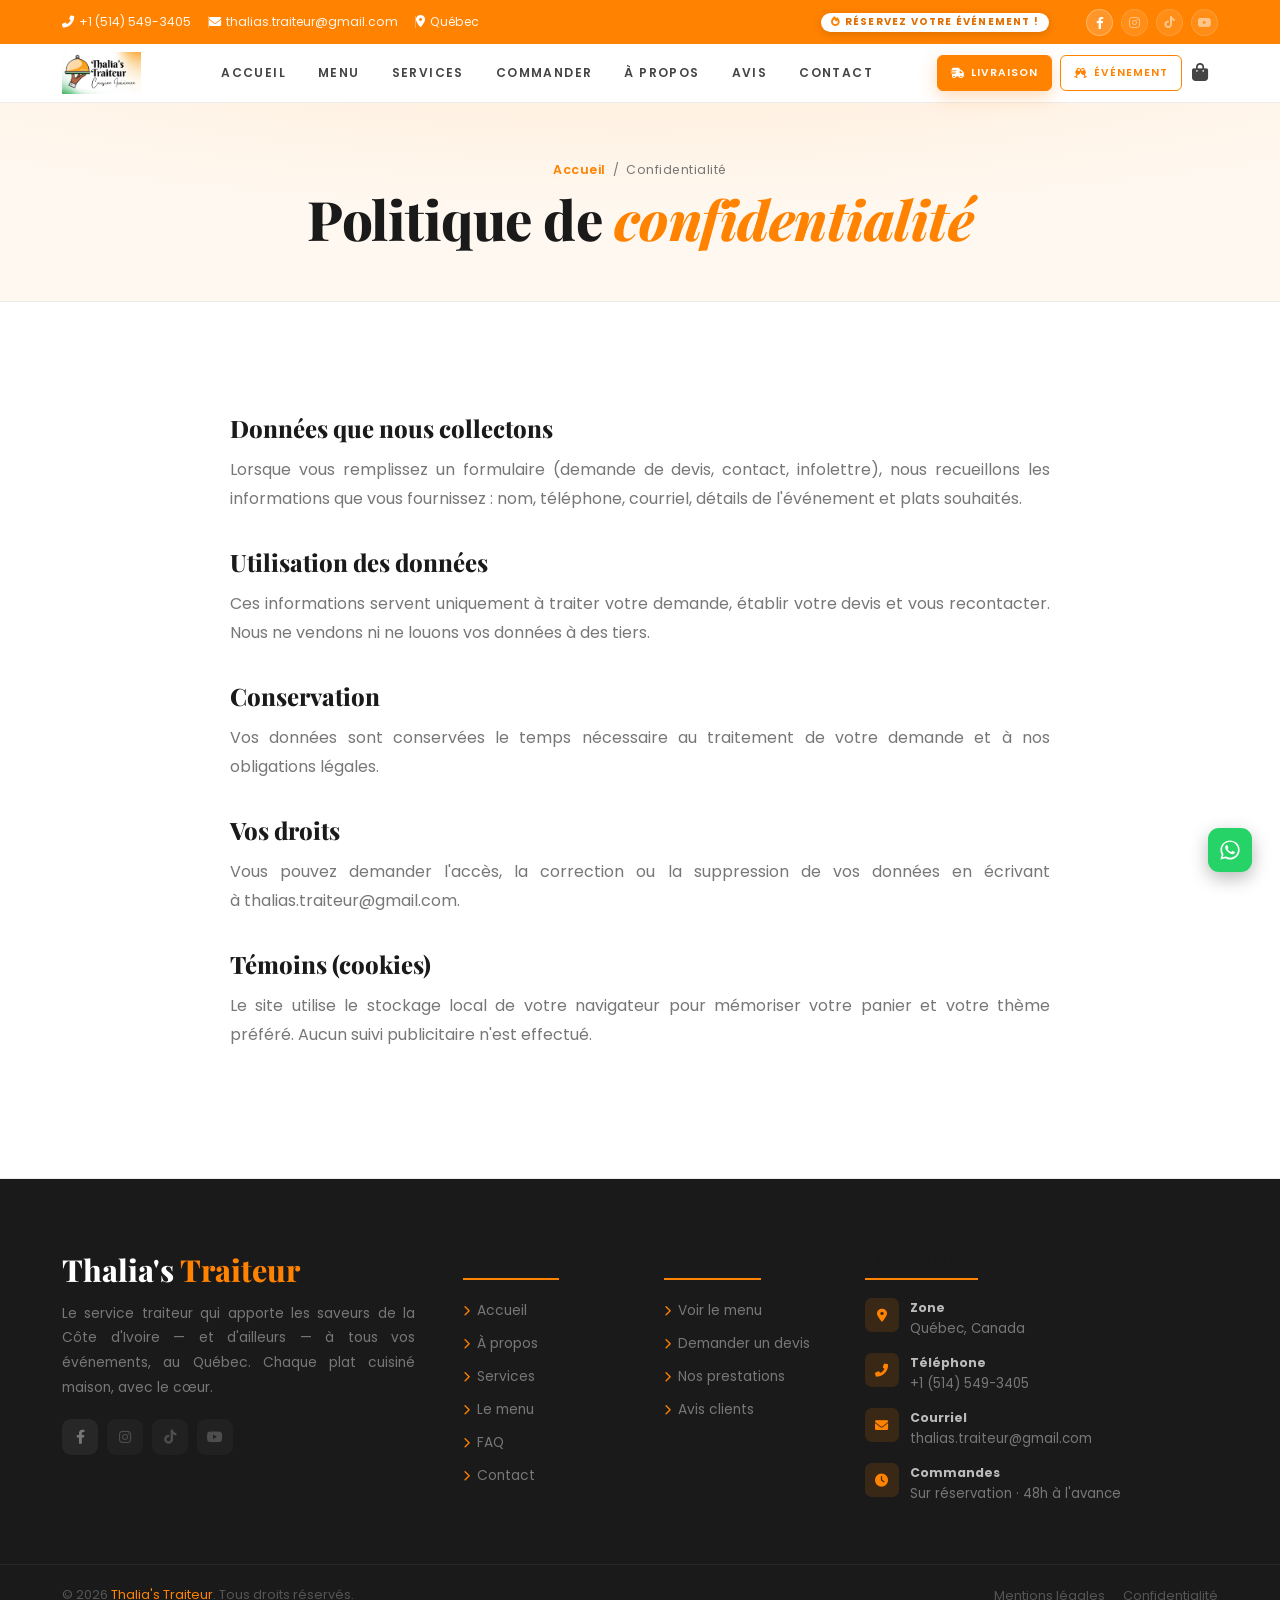
<file: ThaliasTraiteur/confidentialite.html>
<!DOCTYPE html>
<html lang="fr-CA">

<head>
   <meta charset="UTF-8">
   <meta name="viewport" content="width=device-width, initial-scale=1">
   <meta name="author" content="Thalia's Traiteur">
   <meta name="description" content="Politique de confidentialité de Thalia&#x27;s Traiteur.">
   <title>Confidentialité — Thalia&#x27;s Traiteur</title>
   <link rel="canonical" href="https://thaliastraiteur.com/confidentialite.html" />
   <!-- Favicon + SEO / partage — og:url, og:image et canonical sont
        générées en absolu par tools/seo.py (SITE_URL). -->
   <link rel="icon" type="image/png" href="img/favicon.png" />
   <link rel="apple-touch-icon" href="img/favicon.png" />
   <meta name="robots" content="index, follow" />
   <meta name="theme-color" content="#ff8200" />
   <meta property="og:type" content="website" />
   <meta property="og:site_name" content="Thalia's Traiteur" />
   <meta property="og:locale" content="fr_CA" />
   <meta property="og:title" content="Confidentialité — Thalia's Traiteur" />
   <meta property="og:description" content="Politique de confidentialité de Thalia's Traiteur." />
   <meta property="og:image" content="https://thaliastraiteur.com/img/dishes/nathalie-garba.webp" />
   <meta property="og:url" content="https://thaliastraiteur.com/confidentialite.html" />
   <meta name="twitter:card" content="summary_large_image" />
   <meta name="twitter:title" content="Confidentialité — Thalia's Traiteur" />
   <meta name="twitter:description" content="Politique de confidentialité de Thalia's Traiteur." />
   <meta name="twitter:image" content="https://thaliastraiteur.com/img/dishes/nathalie-garba.webp" />

   <link rel="preconnect" href="https://fonts.googleapis.com" />
   <link rel="preconnect" href="https://fonts.gstatic.com" crossorigin />
   <link href="https://fonts.googleapis.com/css2?family=Playfair+Display:wght@400;700;900&family=Poppins:wght@300;400;500;600;700&family=Dancing+Script:wght@700&display=swap" rel="stylesheet" />
   <link href="css/bootstrap.min.css" rel="stylesheet" />
   <link rel="stylesheet" href="css/all.min.css?v=3919fcba" />
   <link rel="stylesheet" href="css/style.css" />
   <link rel="stylesheet" href="css/redesign.css?v=4b972810" />
   <link rel="stylesheet" href="css/excellence.css" />
   <link rel="stylesheet" href="css/sweetalert2.min.css" />
</head>

<body>
   <div id="topbar">
      <div class="container">
         <div class="d-flex justify-content-between align-items-center flex-wrap gap-2">
            <div class="top-contact d-flex flex-wrap">
               <span><i class="fas fa-phone-alt"></i><a href="tel:+15145493405" class="tt-tel">+1 (514) 549-3405</a></span>
               <span><i class="fas fa-envelope"></i>thalias.traiteur@gmail.com</span>
               <span><i class="fas fa-map-marker-alt"></i>Québec</span>
            </div>
            <div class="d-flex align-items-center gap-3">
               <span class="ttag"><i class="fas fa-fire me-1"></i>Réservez votre événement !</span>
               <div class="tsoc">
                  <a href="https://www.facebook.com/Thaliastraiteur" target="_blank" rel="noopener"><i class="fab fa-facebook-f"></i></a>
                  <a href="#" class="soc-soon" title="Bientôt" onclick="return false;"><i class="fab fa-instagram"></i></a>
                  <a href="#" class="soc-soon" title="Bientôt" onclick="return false;"><i class="fab fa-tiktok"></i></a>
                  <a href="#" class="soc-soon" title="Bientôt" onclick="return false;"><i class="fab fa-youtube"></i></a>
               </div>
            </div>
         </div>
      </div>
   </div>
   <nav class="navbar navbar-expand-lg" id="nav">
      <div class="container">
         <a class="navbar-brand" href="index.html">
            <img decoding="async" fetchpriority="high" src="img/logo.webp" alt="Thalia's Traiteur - Cuisine ivoirienne & du monde" class="blogo-img" />
         </a>
         <div class="nav-actions d-flex align-items-center gap-2 order-lg-last">
            <button class="tt-cart-btn" data-cart-toggle type="button" title="Mon panier" aria-label="Mon panier"><i class="fas fa-shopping-bag"></i><span class="tt-cart-count">0</span></button>
            <button class="navbar-toggler border-0 d-lg-none" type="button" data-bs-toggle="collapse" data-bs-target="#navmenu" aria-label="Ouvrir le menu"><i class="fas fa-bars"></i></button>
         </div>
         <div class="collapse navbar-collapse order-lg-2" id="navmenu">
            <ul class="navbar-nav mx-auto">
               <li class="nav-item"><a class="nav-link" href="index.html#hero">Accueil</a></li>
               <li class="nav-item"><a class="nav-link" href="menu.html">Menu</a></li>
               <li class="nav-item"><a class="nav-link" href="services.html">Services</a></li>
               <li class="nav-item"><a class="nav-link" href="commander.html">Commander</a></li>
               <li class="nav-item"><a class="nav-link" href="apropos.html">À propos</a></li>
               <li class="nav-item"><a class="nav-link" href="avis.html">Avis</a></li>
               <li class="nav-item"><a class="nav-link" href="contact.html">Contact</a></li>
            </ul>
            <div class="nav-orders">
               <a href="menu.html" class="nav-ord nav-ord--liv" data-set-order="livraison" title="Commander pour livraison"><i class="fas fa-truck-fast"></i>Livraison</a>
               <a href="menu.html" class="nav-ord nav-ord--evt" data-set-order="evenement" title="Commander pour un événement"><i class="fas fa-champagne-glasses"></i>Événement</a>
            </div>
         </div>
      </div>
   </nav>

   <section class="pagehero">
      <div class="container">
         <div class="crumb"><a href="index.html">Accueil</a> &nbsp;/&nbsp; Confidentialité</div>
         <h1>Politique de <span>confidentialité</span></h1>
         <p></p>
      </div>
   </section>
   <section><div class="container"><div class="legal">
      <!-- <p class="muted">Modèle à adapter (Loi 25 du Québec / RGPD selon votre clientèle).</p> -->
      <h2>Données que nous collectons</h2>
      <p>Lorsque vous remplissez un formulaire (demande de devis, contact, infolettre), nous recueillons les informations que vous fournissez : nom, téléphone, courriel, détails de l'événement et plats souhaités.</p>
      <h2>Utilisation des données</h2>
      <p>Ces informations servent uniquement à traiter votre demande, établir votre devis et vous recontacter. Nous ne vendons ni ne louons vos données à des tiers.</p>
      <h2>Conservation</h2>
      <p>Vos données sont conservées le temps nécessaire au traitement de votre demande et à nos obligations légales.</p>
      <h2>Vos droits</h2>
      <p>Vous pouvez demander l'accès, la correction ou la suppression de vos données en écrivant à thalias.traiteur@gmail.com.</p>
      <h2>Témoins (cookies)</h2>
      <p>Le site utilise le stockage local de votre navigateur pour mémoriser votre panier et votre thème préféré. Aucun suivi publicitaire n'est effectué.</p>
   </div></div></section>


   <footer>
      <div class="container">
         <div class="row g-5">
            <div class="col-lg-4">
               <div class="fnm">Thalia's<span> Traiteur</span></div>
               <p class="fdesc">Le service traiteur qui apporte les saveurs de la Côte d'Ivoire &mdash; et d'ailleurs &mdash; à tous vos événements, au Québec. Chaque plat cuisiné maison, avec le cœur.</p>
               <div class="fsoc">
                  <a href="https://www.facebook.com/Thaliastraiteur" target="_blank" rel="noopener"><i class="fab fa-facebook-f"></i></a>
                  <a href="#" class="soc-soon" title="Bientôt" onclick="return false;"><i class="fab fa-instagram"></i></a>
                  <a href="#" class="soc-soon" title="Bientôt" onclick="return false;"><i class="fab fa-tiktok"></i></a>
                  <a href="#" class="soc-soon" title="Bientôt" onclick="return false;"><i class="fab fa-youtube"></i></a>
               </div>
            </div>
            <div class="col-sm-6 col-lg-2">
               <div class="ftit">Navigation</div>
               <ul class="flinks ps-0">
                  <li><a href="index.html"><i class="fas fa-chevron-right"></i>Accueil</a></li>
                  <li><a href="apropos.html"><i class="fas fa-chevron-right"></i>À propos</a></li>
                  <li><a href="services.html"><i class="fas fa-chevron-right"></i>Services</a></li>
                  <li><a href="menu.html"><i class="fas fa-chevron-right"></i>Le menu</a></li>
                  <li><a href="faq.html"><i class="fas fa-chevron-right"></i>FAQ</a></li>
                  <li><a href="contact.html"><i class="fas fa-chevron-right"></i>Contact</a></li>
               </ul>
            </div>
            <div class="col-sm-6 col-lg-2">
               <div class="ftit">Commander</div>
               <ul class="flinks ps-0">
                  <li><a href="menu.html"><i class="fas fa-chevron-right"></i>Voir le menu</a></li>
                  <li><a href="commander.html"><i class="fas fa-chevron-right"></i>Demander un devis</a></li>
                  <li><a href="services.html"><i class="fas fa-chevron-right"></i>Nos prestations</a></li>
                  <li><a href="avis.html"><i class="fas fa-chevron-right"></i>Avis clients</a></li>
               </ul>
            </div>
            <div class="col-lg-4">
               <div class="ftit">Nous joindre</div>
               <div class="fci"><div class="fciico"><i class="fas fa-map-marker-alt"></i></div><div class="fciinfo"><strong>Zone</strong>Québec, Canada</div></div>
               <div class="fci"><div class="fciico"><i class="fas fa-phone-alt"></i></div><div class="fciinfo"><strong>Téléphone</strong><a href="tel:+15145493405" class="tt-tel">+1 (514) 549-3405</a></div></div>
               <div class="fci"><div class="fciico"><i class="fas fa-envelope"></i></div><div class="fciinfo"><strong>Courriel</strong>thalias.traiteur@gmail.com</div></div>
               <div class="fci"><div class="fciico"><i class="fas fa-clock"></i></div><div class="fciinfo"><strong>Commandes</strong>Sur réservation · 48h à l'avance</div></div>
            </div>
         </div>
      </div>
      <div class="fbot">
         <div class="container">
            <div class="d-flex justify-content-between align-items-center flex-wrap gap-2">
               <p>&copy; 2026 <span>Thalia's Traiteur</span>. Tous droits réservés.</p>
               <div><a href="mentions-legales.html">Mentions légales</a><a href="confidentialite.html">Confidentialité</a><!-- <a href="credits.html">Crédits photos</a> --></div>
            </div>
         </div>
      </div>
   </footer>

   <script src="js/config.js"></script>
   <script src="js/tt-mail.js"></script>
   <script src="js/analytics.js"></script>
   <script src="js/tt-widgets.js"></script>
   <script src="js/sweetalert2.min.js"></script>
   <script src="js/tt-alerts.js"></script>
   <script src="js/jquery-3.7.1.min.js"></script>
   <script src="js/bootstrap.bundle.min.js"></script>
   <script src="js/order-type.js"></script>
   <script src="js/cart.js"></script>   <button id="btt" onclick="window.scrollTo({top:0,behavior:'smooth'})" aria-label="Haut de page" title="Haut de page"><i class="fas fa-chevron-up"></i></button>
   <script>(function(){var b=document.getElementById("btt");if(b)window.addEventListener("scroll",function(){b.classList.toggle("show",window.scrollY>300);});})();</script>
   <!-- Sticky mobile order CTA -->
   <a href="commander.html" class="tt-sticky-cta"><i class="fas fa-utensils"></i>Commander maintenant</a>
</body>

</html>
</file>
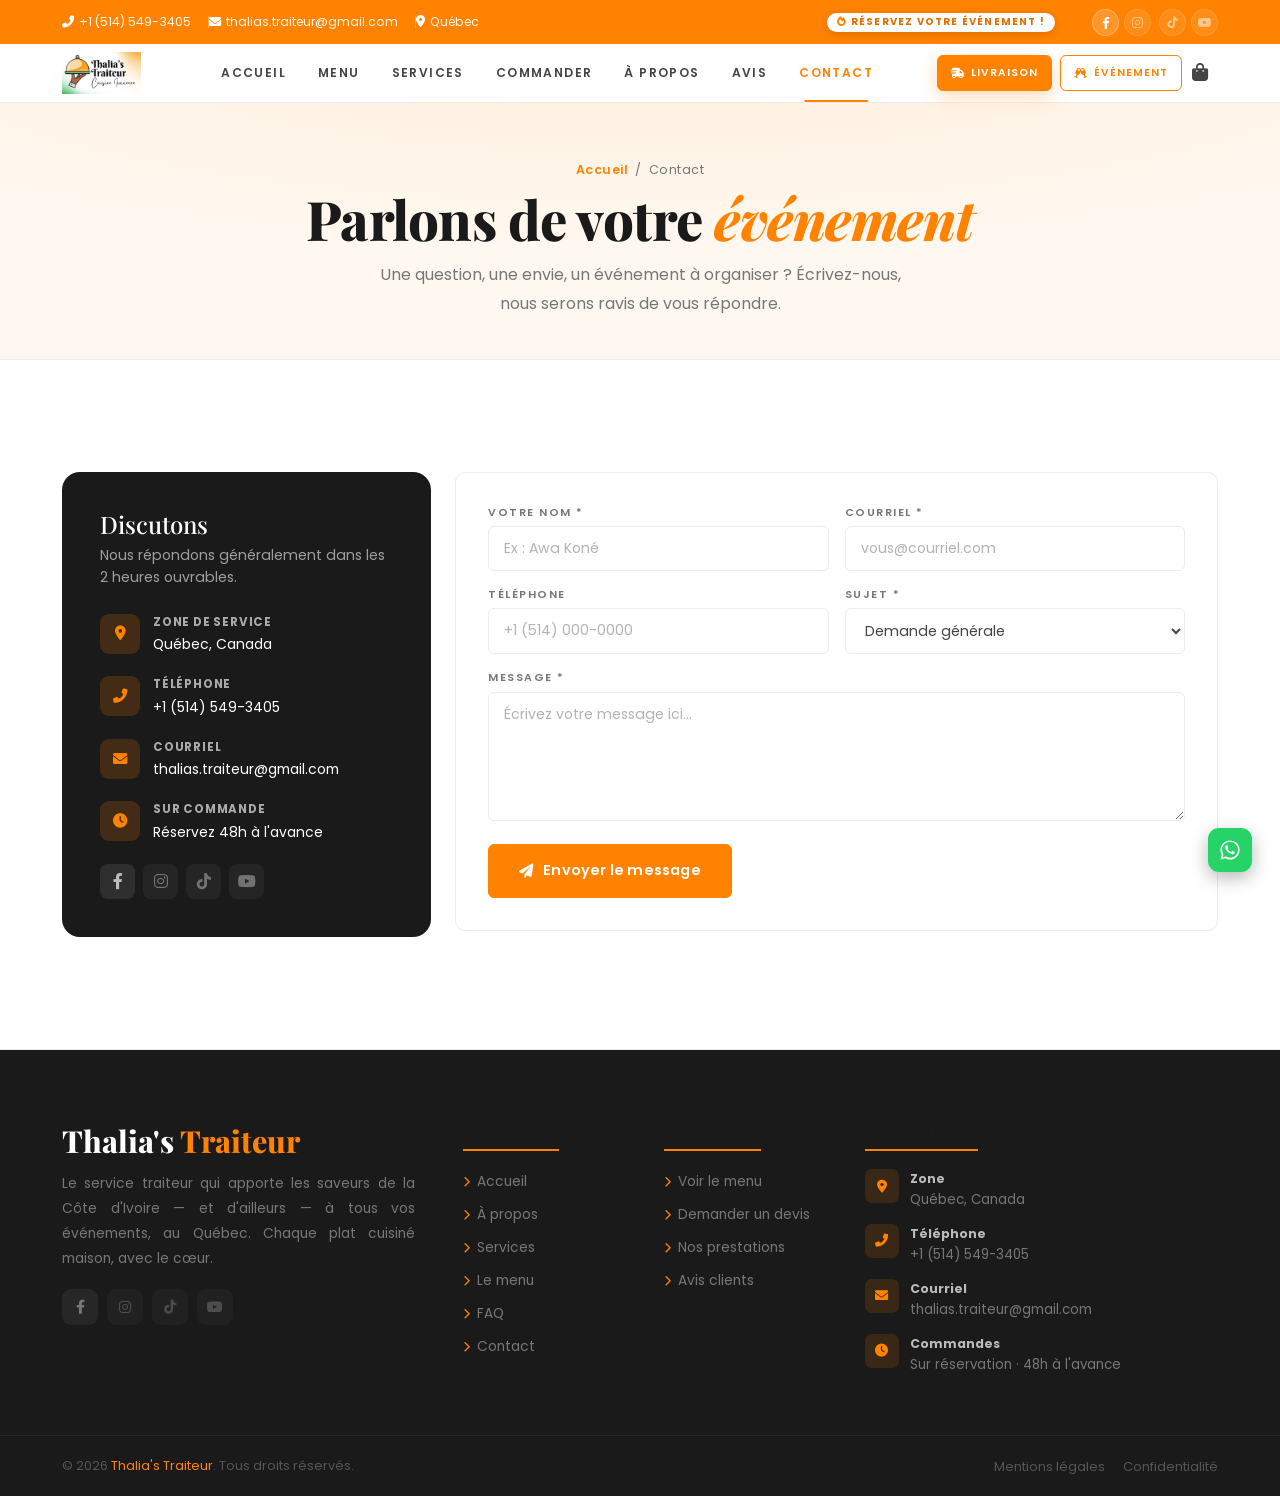
<file: ThaliasTraiteur/contact.html>
<!DOCTYPE html>
<html lang="fr-CA">

<head>
   <meta charset="UTF-8">
   <meta name="viewport" content="width=device-width, initial-scale=1">
   <meta name="author" content="Thalia's Traiteur">
   <meta name="description" content="Contactez Thalia's Traiteur pour vos commandes et événements au Québec. Réponse sous 24 h, devis gratuit et sans engagement.">
   <title>Contact &amp; devis traiteur au Québec | Thalia's Traiteur</title>
   <link rel="canonical" href="https://thaliastraiteur.com/contact.html" />
   <!-- seo.py:jsonld:start -->
   <script type="application/ld+json">
   {
      "@context": "https://schema.org",
      "@graph": [
         {
            "@type": "Caterer",
            "@id": "https://thaliastraiteur.com/#business",
            "name": "Thalia's Traiteur",
            "description": "Traiteur cuisine ivoirienne & du monde au Québec : mariages, réceptions, entreprises. Fait maison.",
            "url": "https://thaliastraiteur.com/",
            "logo": "https://thaliastraiteur.com/img/logo.webp",
            "image": "https://thaliastraiteur.com/img/dishes/nathalie-garba.webp",
            "servesCuisine": [
               "Ivoirienne",
               "Africaine",
               "Cuisine du monde"
            ],
            "priceRange": "$$",
            "currenciesAccepted": "CAD",
            "hasMenu": "https://thaliastraiteur.com/menu.html",
            "areaServed": {
               "@type": "AdministrativeArea",
               "name": "Québec"
            },
            "address": {
               "@type": "PostalAddress",
               "addressRegion": "QC",
               "addressCountry": "CA"
            },
            "telephone": "+15145493405",
            "email": "thalias.traiteur@gmail.com",
            "sameAs": [
               "https://www.facebook.com/Thaliastraiteur"
            ]
         }
      ]
   }
   </script>
   <!-- seo.py:jsonld:end -->
   <!-- Favicon + SEO / partage — og:url, og:image et canonical sont
        générées en absolu par tools/seo.py (SITE_URL). -->
   <link rel="icon" type="image/png" href="img/favicon.png" />
   <link rel="apple-touch-icon" href="img/favicon.png" />
   <meta name="robots" content="index, follow" />
   <meta name="theme-color" content="#ff8200" />
   <meta property="og:type" content="website" />
   <meta property="og:site_name" content="Thalia's Traiteur" />
   <meta property="og:locale" content="fr_CA" />
   <meta property="og:title" content="Contact &amp; devis traiteur au Québec | Thalia's Traiteur" />
   <meta property="og:description" content="Contactez Thalia's Traiteur pour vos commandes et événements au Québec. Réponse sous 24 h, devis gratuit et sans engagement." />
   <meta property="og:image" content="https://thaliastraiteur.com/img/dishes/nathalie-garba.webp" />
   <meta property="og:url" content="https://thaliastraiteur.com/contact.html" />
   <meta name="twitter:card" content="summary_large_image" />
   <meta name="twitter:title" content="Contact &amp; devis traiteur au Québec | Thalia's Traiteur" />
   <meta name="twitter:description" content="Contactez Thalia's Traiteur pour vos commandes et événements au Québec. Réponse sous 24 h, devis gratuit et sans engagement." />
   <meta name="twitter:image" content="https://thaliastraiteur.com/img/dishes/nathalie-garba.webp" />

   <link rel="preconnect" href="https://fonts.googleapis.com" />
   <link rel="preconnect" href="https://fonts.gstatic.com" crossorigin />
   <link href="https://fonts.googleapis.com/css2?family=Playfair+Display:wght@400;700;900&family=Poppins:wght@300;400;500;600;700&family=Dancing+Script:wght@700&display=swap" rel="stylesheet" />
   <link href="css/bootstrap.min.css" rel="stylesheet" />
   <link rel="stylesheet" href="css/all.min.css?v=3919fcba" />
   <link rel="stylesheet" href="css/style.css" />
   <link rel="stylesheet" href="css/redesign.css?v=4b972810" />
   <link rel="stylesheet" href="css/excellence.css" />
   <link rel="stylesheet" href="css/sweetalert2.min.css" />
</head>

<body>
   <div id="topbar">
      <div class="container">
         <div class="d-flex justify-content-between align-items-center flex-wrap gap-2">
            <div class="top-contact d-flex flex-wrap">
               <span><i class="fas fa-phone-alt"></i><a href="tel:+15145493405" class="tt-tel">+1 (514) 549-3405</a></span>
               <span><i class="fas fa-envelope"></i>thalias.traiteur@gmail.com</span>
               <span><i class="fas fa-map-marker-alt"></i>Québec</span>
            </div>
            <div class="d-flex align-items-center gap-3">
               <span class="ttag"><i class="fas fa-fire me-1"></i>Réservez votre événement !</span>
               <div class="tsoc">
                  <a href="https://www.facebook.com/Thaliastraiteur" target="_blank" rel="noopener"><i class="fab fa-facebook-f"></i></a><a href="#" class="soc-soon" title="Bientôt" onclick="return false;"><i class="fab fa-instagram"></i></a>
                  <a href="#" class="soc-soon" title="Bientôt" onclick="return false;"><i class="fab fa-tiktok"></i></a><a href="#" class="soc-soon" title="Bientôt" onclick="return false;"><i class="fab fa-youtube"></i></a>
               </div>
            </div>
         </div>
      </div>
   </div>
   <nav class="navbar navbar-expand-lg" id="nav">
      <div class="container">
         <a class="navbar-brand" href="index.html">
            <img decoding="async" fetchpriority="high" src="img/logo.webp" alt="Thalia's Traiteur - Cuisine ivoirienne & du monde" class="blogo-img" />
         </a>
         <div class="nav-actions d-flex align-items-center gap-2 order-lg-last">
            <button class="tt-cart-btn" data-cart-toggle type="button" title="Mon panier" aria-label="Mon panier"><i class="fas fa-shopping-bag"></i><span class="tt-cart-count">0</span></button>
            <button class="navbar-toggler border-0 d-lg-none" type="button" data-bs-toggle="collapse" data-bs-target="#navmenu" aria-label="Ouvrir le menu"><i class="fas fa-bars"></i></button>
         </div>
         <div class="collapse navbar-collapse order-lg-2" id="navmenu">
            <ul class="navbar-nav mx-auto">
               <li class="nav-item"><a class="nav-link" href="index.html#hero">Accueil</a></li>
               <li class="nav-item"><a class="nav-link" href="menu.html">Menu</a></li>
               <li class="nav-item"><a class="nav-link" href="services.html">Services</a></li>
               <li class="nav-item"><a class="nav-link" href="commander.html">Commander</a></li>
               <li class="nav-item"><a class="nav-link" href="apropos.html">À propos</a></li>
               <li class="nav-item"><a class="nav-link" href="avis.html">Avis</a></li>
               <li class="nav-item"><a class="nav-link active" href="contact.html">Contact</a></li>
            </ul>
            <div class="nav-orders">
               <a href="menu.html" class="nav-ord nav-ord--liv" data-set-order="livraison" title="Commander pour livraison"><i class="fas fa-truck-fast"></i>Livraison</a>
               <a href="menu.html" class="nav-ord nav-ord--evt" data-set-order="evenement" title="Commander pour un événement"><i class="fas fa-champagne-glasses"></i>Événement</a>
            </div>
         </div>
      </div>
   </nav>

   <section class="pagehero"><div class="container"><div class="crumb"><a href="index.html">Accueil</a> &nbsp;/&nbsp; Contact</div><h1>Parlons de votre <span>événement</span></h1><p>Une question, une envie, un événement à organiser ? Écrivez-nous, nous serons ravis de vous répondre.</p></div></section>

   <section><div class="container"><div class="row g-4">
      <div class="col-lg-4">
         <div class="ctdark">
            <h4>Discutons</h4>
            <p class="ctsub">Nous répondons généralement dans les 2 heures ouvrables.</p>
            <div class="ctitem"><div class="cticon"><i class="fas fa-map-marker-alt"></i></div><div class="ctinfo"><strong>Zone de service</strong><span>Québec, Canada</span></div></div>
            <div class="ctitem"><div class="cticon"><i class="fas fa-phone-alt"></i></div><div class="ctinfo"><strong>Téléphone</strong><span><a href="tel:+15145493405" class="tt-tel">+1 (514) 549-3405</a></span></div></div>
            <div class="ctitem"><div class="cticon"><i class="fas fa-envelope"></i></div><div class="ctinfo"><strong>Courriel</strong><span>thalias.traiteur@gmail.com</span></div></div>
            <div class="ctitem"><div class="cticon"><i class="fas fa-clock"></i></div><div class="ctinfo"><strong>Sur commande</strong><span>Réservez 48h à l'avance</span></div></div>
            <div class="ctsocrow"><a href="https://www.facebook.com/Thaliastraiteur" target="_blank" rel="noopener"><i class="fab fa-facebook-f"></i></a><a href="#" class="soc-soon" title="Bientôt" onclick="return false;"><i class="fab fa-instagram"></i></a><a href="#" class="soc-soon" title="Bientôt" onclick="return false;"><i class="fab fa-tiktok"></i></a><a href="#" class="soc-soon" title="Bientôt" onclick="return false;"><i class="fab fa-youtube"></i></a></div>
         </div>
      </div>
      <div class="col-lg-8">
         <div class="fcard">
            <div class="row g-3">
               <div class="col-sm-6"><label class="flbl">Votre nom *</label><input type="text" id="cNom" class="fctrl" placeholder="Ex : Awa Koné" /></div>
               <div class="col-sm-6"><label class="flbl">Courriel *</label><input type="email" id="cMail" class="fctrl" placeholder="vous@courriel.com" /></div>
               <div class="col-sm-6"><label class="flbl">Téléphone</label><input type="tel" id="cTel" class="fctrl" placeholder="+1 (514) 000-0000" /></div>
               <div class="col-sm-6"><label class="flbl">Sujet *</label>
                  <select id="cSujet" class="fctrl"><option>Demande générale</option><option>Traiteur & événements</option><option>Devis</option><option>Partenariat</option><option>Presse & médias</option></select>
               </div>
               <div class="col-12"><label class="flbl">Message *</label><textarea id="cMsg" class="fctrl" rows="5" placeholder="Écrivez votre message ici..."></textarea></div>
               <div class="col-12"><button class="btn-red" id="contactBtn"><i class="fas fa-paper-plane"></i>Envoyer le message</button></div>
            </div>
            <div class="sucmsg" id="ctcOk"><i class="fas fa-check-circle"></i><p>Message prêt ! WhatsApp s'ouvre — envoyez-le et nous vous répondons vite.</p></div>
         </div>
      </div>
   </div></div></section>


   <footer>
      <div class="container">
         <div class="row g-5">
            <div class="col-lg-4">
               <div class="fnm">Thalia's<span> Traiteur</span></div>
               <p class="fdesc">Le service traiteur qui apporte les saveurs de la Côte d'Ivoire &mdash; et d'ailleurs &mdash; à tous vos événements, au Québec. Chaque plat cuisiné maison, avec le cœur.</p>
               <div class="fsoc">
                  <a href="https://www.facebook.com/Thaliastraiteur" target="_blank" rel="noopener"><i class="fab fa-facebook-f"></i></a>
                  <a href="#" class="soc-soon" title="Bientôt" onclick="return false;"><i class="fab fa-instagram"></i></a>
                  <a href="#" class="soc-soon" title="Bientôt" onclick="return false;"><i class="fab fa-tiktok"></i></a>
                  <a href="#" class="soc-soon" title="Bientôt" onclick="return false;"><i class="fab fa-youtube"></i></a>
               </div>
            </div>
            <div class="col-sm-6 col-lg-2">
               <div class="ftit">Navigation</div>
               <ul class="flinks ps-0">
                  <li><a href="index.html"><i class="fas fa-chevron-right"></i>Accueil</a></li>
                  <li><a href="apropos.html"><i class="fas fa-chevron-right"></i>À propos</a></li>
                  <li><a href="services.html"><i class="fas fa-chevron-right"></i>Services</a></li>
                  <li><a href="menu.html"><i class="fas fa-chevron-right"></i>Le menu</a></li>
                  <li><a href="faq.html"><i class="fas fa-chevron-right"></i>FAQ</a></li>
                  <li><a href="contact.html"><i class="fas fa-chevron-right"></i>Contact</a></li>
               </ul>
            </div>
            <div class="col-sm-6 col-lg-2">
               <div class="ftit">Commander</div>
               <ul class="flinks ps-0">
                  <li><a href="menu.html"><i class="fas fa-chevron-right"></i>Voir le menu</a></li>
                  <li><a href="commander.html"><i class="fas fa-chevron-right"></i>Demander un devis</a></li>
                  <li><a href="services.html"><i class="fas fa-chevron-right"></i>Nos prestations</a></li>
                  <li><a href="avis.html"><i class="fas fa-chevron-right"></i>Avis clients</a></li>
               </ul>
            </div>
            <div class="col-lg-4">
               <div class="ftit">Nous joindre</div>
               <div class="fci"><div class="fciico"><i class="fas fa-map-marker-alt"></i></div><div class="fciinfo"><strong>Zone</strong>Québec, Canada</div></div>
               <div class="fci"><div class="fciico"><i class="fas fa-phone-alt"></i></div><div class="fciinfo"><strong>Téléphone</strong><a href="tel:+15145493405" class="tt-tel">+1 (514) 549-3405</a></div></div>
               <div class="fci"><div class="fciico"><i class="fas fa-envelope"></i></div><div class="fciinfo"><strong>Courriel</strong>thalias.traiteur@gmail.com</div></div>
               <div class="fci"><div class="fciico"><i class="fas fa-clock"></i></div><div class="fciinfo"><strong>Commandes</strong>Sur réservation · 48h à l'avance</div></div>
            </div>
         </div>
      </div>
      <div class="fbot">
         <div class="container">
            <div class="d-flex justify-content-between align-items-center flex-wrap gap-2">
               <p>&copy; 2026 <span>Thalia's Traiteur</span>. Tous droits réservés.</p>
               <div><a href="mentions-legales.html">Mentions légales</a><a href="confidentialite.html">Confidentialité</a><!-- <a href="credits.html">Crédits photos</a> --></div>
            </div>
         </div>
      </div>
   </footer>

   <script src="js/config.js"></script>
   <script src="js/tt-mail.js"></script>
   <script src="js/analytics.js"></script>
   <script src="js/tt-widgets.js"></script>
   <script src="js/sweetalert2.min.js"></script>
   <script src="js/tt-alerts.js"></script>
   <script src="js/jquery-3.7.1.min.js"></script>
   <script src="js/bootstrap.bundle.min.js"></script>
   <script src="js/order-type.js"></script>
   <script src="js/cart.js"></script>
   <script src="js/contact-form.js?v=84724868"></script>   <button id="btt" onclick="window.scrollTo({top:0,behavior:'smooth'})" aria-label="Haut de page" title="Haut de page"><i class="fas fa-chevron-up"></i></button>
   <script>(function(){var b=document.getElementById("btt");if(b)window.addEventListener("scroll",function(){b.classList.toggle("show",window.scrollY>300);});})();</script>
   <!-- Sticky mobile order CTA -->
   <a href="commander.html" class="tt-sticky-cta"><i class="fas fa-utensils"></i>Commander maintenant</a>
</body>

</html>
</file>
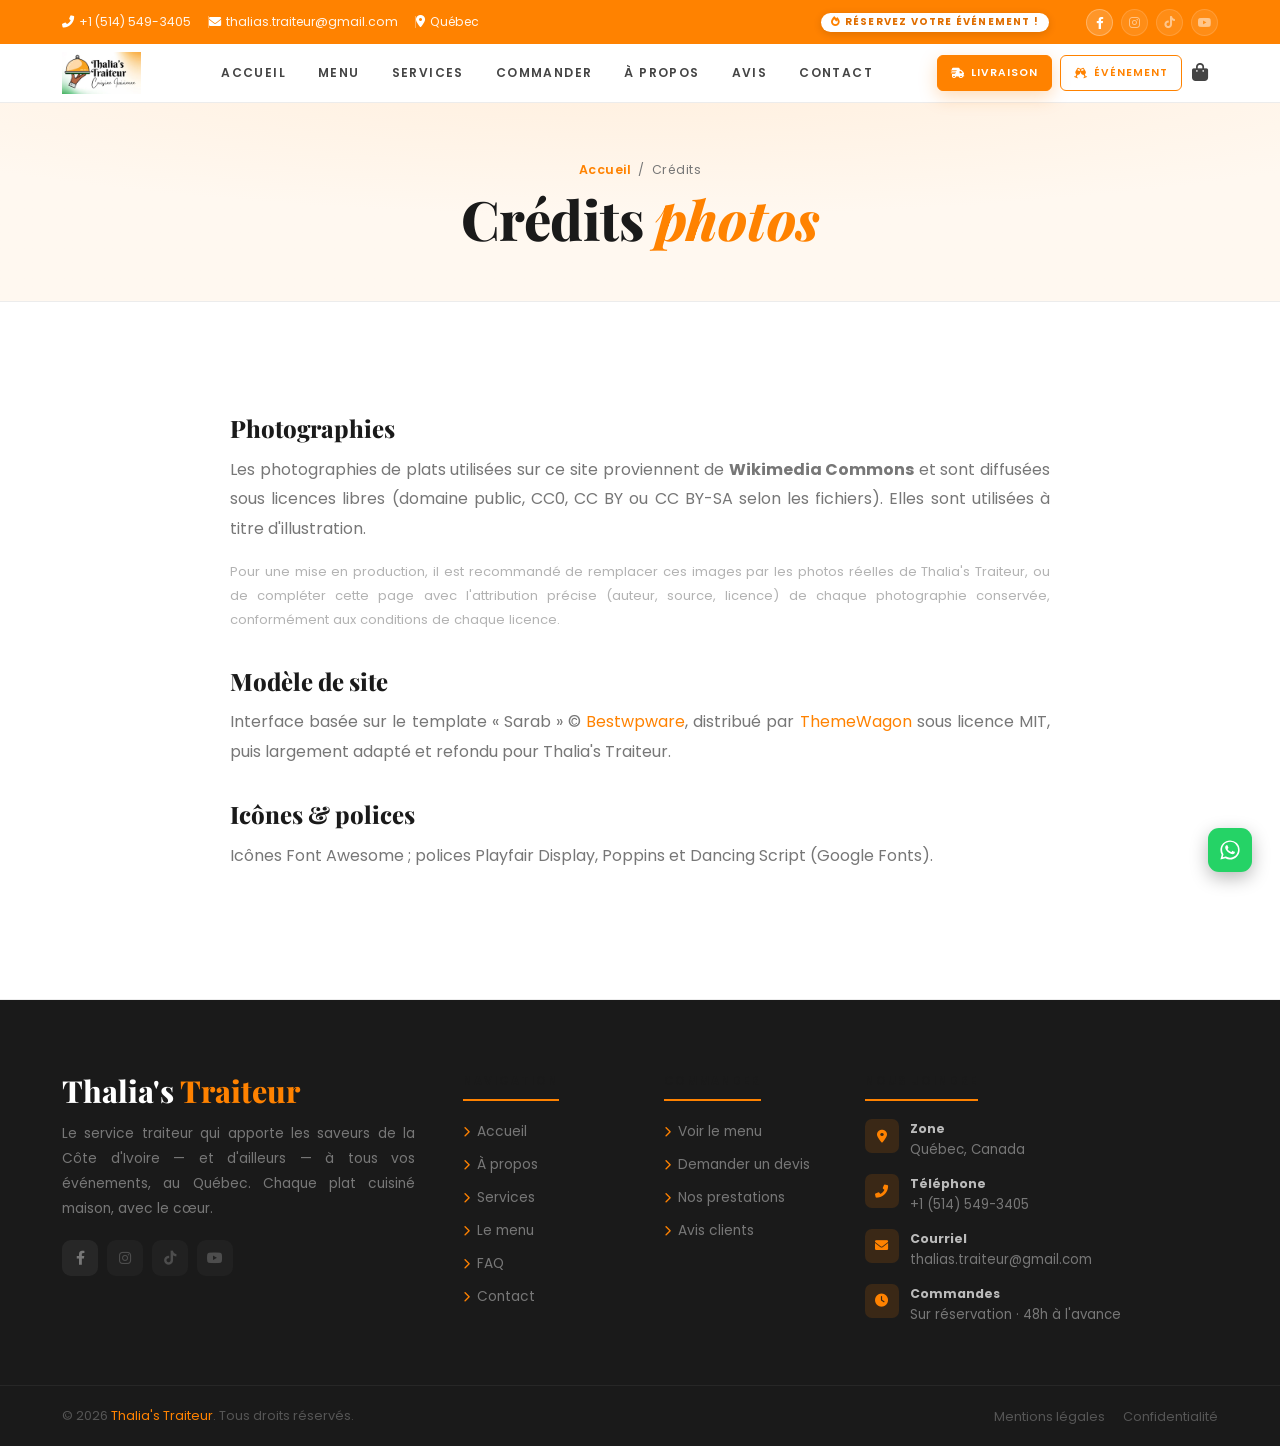
<file: ThaliasTraiteur/credits.html>
<!DOCTYPE html>
<html lang="fr-CA">

<head>
   <meta charset="UTF-8">
   <meta name="viewport" content="width=device-width, initial-scale=1">
   <meta name="author" content="Thalia's Traiteur">
   <meta name="description" content="Crédits des photographies et ressources du site Thalia&#x27;s Traiteur.">
   <title>Crédits photos — Thalia&#x27;s Traiteur</title>
   <link rel="canonical" href="https://thaliastraiteur.com/credits.html" />
   <!-- Favicon + SEO / partage — og:url, og:image et canonical sont
        générées en absolu par tools/seo.py (SITE_URL). -->
   <link rel="icon" type="image/png" href="img/favicon.png" />
   <link rel="apple-touch-icon" href="img/favicon.png" />
   <meta name="robots" content="index, follow" />
   <meta name="theme-color" content="#ff8200" />
   <meta property="og:type" content="website" />
   <meta property="og:site_name" content="Thalia's Traiteur" />
   <meta property="og:locale" content="fr_CA" />
   <meta property="og:title" content="Crédits photos — Thalia's Traiteur" />
   <meta property="og:description" content="Crédits des photographies et ressources du site Thalia's Traiteur." />
   <meta property="og:image" content="https://thaliastraiteur.com/img/dishes/nathalie-garba.webp" />
   <meta property="og:url" content="https://thaliastraiteur.com/credits.html" />
   <meta name="twitter:card" content="summary_large_image" />
   <meta name="twitter:title" content="Crédits photos — Thalia's Traiteur" />
   <meta name="twitter:description" content="Crédits des photographies et ressources du site Thalia's Traiteur." />
   <meta name="twitter:image" content="https://thaliastraiteur.com/img/dishes/nathalie-garba.webp" />

   <link rel="preconnect" href="https://fonts.googleapis.com" />
   <link rel="preconnect" href="https://fonts.gstatic.com" crossorigin />
   <link href="https://fonts.googleapis.com/css2?family=Playfair+Display:wght@400;700;900&family=Poppins:wght@300;400;500;600;700&family=Dancing+Script:wght@700&display=swap" rel="stylesheet" />
   <link href="css/bootstrap.min.css" rel="stylesheet" />
   <link rel="stylesheet" href="css/all.min.css?v=3919fcba" />
   <link rel="stylesheet" href="css/style.css" />
   <link rel="stylesheet" href="css/redesign.css?v=4b972810" />
   <link rel="stylesheet" href="css/excellence.css" />
   <link rel="stylesheet" href="css/sweetalert2.min.css" />
</head>

<body>
   <div id="topbar">
      <div class="container">
         <div class="d-flex justify-content-between align-items-center flex-wrap gap-2">
            <div class="top-contact d-flex flex-wrap">
               <span><i class="fas fa-phone-alt"></i><a href="tel:+15145493405" class="tt-tel">+1 (514) 549-3405</a></span>
               <span><i class="fas fa-envelope"></i>thalias.traiteur@gmail.com</span>
               <span><i class="fas fa-map-marker-alt"></i>Québec</span>
            </div>
            <div class="d-flex align-items-center gap-3">
               <span class="ttag"><i class="fas fa-fire me-1"></i>Réservez votre événement !</span>
               <div class="tsoc">
                  <a href="https://www.facebook.com/Thaliastraiteur" target="_blank" rel="noopener"><i class="fab fa-facebook-f"></i></a>
                  <a href="#" class="soc-soon" title="Bientôt" onclick="return false;"><i class="fab fa-instagram"></i></a>
                  <a href="#" class="soc-soon" title="Bientôt" onclick="return false;"><i class="fab fa-tiktok"></i></a>
                  <a href="#" class="soc-soon" title="Bientôt" onclick="return false;"><i class="fab fa-youtube"></i></a>
               </div>
            </div>
         </div>
      </div>
   </div>
   <nav class="navbar navbar-expand-lg" id="nav">
      <div class="container">
         <a class="navbar-brand" href="index.html">
            <img decoding="async" fetchpriority="high" src="img/logo.webp" alt="Thalia's Traiteur - Cuisine ivoirienne & du monde" class="blogo-img" />
         </a>
         <div class="nav-actions d-flex align-items-center gap-2 order-lg-last">
            <button class="tt-cart-btn" data-cart-toggle type="button" title="Mon panier" aria-label="Mon panier"><i class="fas fa-shopping-bag"></i><span class="tt-cart-count">0</span></button>
            <button class="navbar-toggler border-0 d-lg-none" type="button" data-bs-toggle="collapse" data-bs-target="#navmenu" aria-label="Ouvrir le menu"><i class="fas fa-bars"></i></button>
         </div>
         <div class="collapse navbar-collapse order-lg-2" id="navmenu">
            <ul class="navbar-nav mx-auto">
               <li class="nav-item"><a class="nav-link" href="index.html#hero">Accueil</a></li>
               <li class="nav-item"><a class="nav-link" href="menu.html">Menu</a></li>
               <li class="nav-item"><a class="nav-link" href="services.html">Services</a></li>
               <li class="nav-item"><a class="nav-link" href="commander.html">Commander</a></li>
               <li class="nav-item"><a class="nav-link" href="apropos.html">À propos</a></li>
               <li class="nav-item"><a class="nav-link" href="avis.html">Avis</a></li>
               <li class="nav-item"><a class="nav-link" href="contact.html">Contact</a></li>
            </ul>
            <div class="nav-orders">
               <a href="menu.html" class="nav-ord nav-ord--liv" data-set-order="livraison" title="Commander pour livraison"><i class="fas fa-truck-fast"></i>Livraison</a>
               <a href="menu.html" class="nav-ord nav-ord--evt" data-set-order="evenement" title="Commander pour un événement"><i class="fas fa-champagne-glasses"></i>Événement</a>
            </div>
         </div>
      </div>
   </nav>

   <section class="pagehero">
      <div class="container">
         <div class="crumb"><a href="index.html">Accueil</a> &nbsp;/&nbsp; Crédits</div>
         <h1>Crédits <span>photos</span></h1>
         <p></p>
      </div>
   </section>
   <section><div class="container"><div class="legal">
      <h2>Photographies</h2>
      <p>Les photographies de plats utilisées sur ce site proviennent de <strong>Wikimedia Commons</strong> et sont diffusées sous licences libres (domaine public, CC0, CC BY ou CC BY-SA selon les fichiers). Elles sont utilisées à titre d'illustration.</p>
      <p class="muted">Pour une mise en production, il est recommandé de remplacer ces images par les photos réelles de Thalia's Traiteur, ou de compléter cette page avec l'attribution précise (auteur, source, licence) de chaque photographie conservée, conformément aux conditions de chaque licence.</p>
      <h2>Modèle de site</h2>
      <p>Interface basée sur le template « Sarab » © <a href="https://bestwpware.com/" target="_blank">Bestwpware</a>, distribué par <a href="https://themewagon.com" target="_blank">ThemeWagon</a> sous licence MIT, puis largement adapté et refondu pour Thalia's Traiteur.</p>
      <h2>Icônes & polices</h2>
      <p>Icônes Font Awesome ; polices Playfair Display, Poppins et Dancing Script (Google Fonts).</p>
   </div></div></section>


   <footer>
      <div class="container">
         <div class="row g-5">
            <div class="col-lg-4">
               <div class="fnm">Thalia's<span> Traiteur</span></div>
               <p class="fdesc">Le service traiteur qui apporte les saveurs de la Côte d'Ivoire &mdash; et d'ailleurs &mdash; à tous vos événements, au Québec. Chaque plat cuisiné maison, avec le cœur.</p>
               <div class="fsoc">
                  <a href="https://www.facebook.com/Thaliastraiteur" target="_blank" rel="noopener"><i class="fab fa-facebook-f"></i></a>
                  <a href="#" class="soc-soon" title="Bientôt" onclick="return false;"><i class="fab fa-instagram"></i></a>
                  <a href="#" class="soc-soon" title="Bientôt" onclick="return false;"><i class="fab fa-tiktok"></i></a>
                  <a href="#" class="soc-soon" title="Bientôt" onclick="return false;"><i class="fab fa-youtube"></i></a>
               </div>
            </div>
            <div class="col-sm-6 col-lg-2">
               <div class="ftit">Navigation</div>
               <ul class="flinks ps-0">
                  <li><a href="index.html"><i class="fas fa-chevron-right"></i>Accueil</a></li>
                  <li><a href="apropos.html"><i class="fas fa-chevron-right"></i>À propos</a></li>
                  <li><a href="services.html"><i class="fas fa-chevron-right"></i>Services</a></li>
                  <li><a href="menu.html"><i class="fas fa-chevron-right"></i>Le menu</a></li>
                  <li><a href="faq.html"><i class="fas fa-chevron-right"></i>FAQ</a></li>
                  <li><a href="contact.html"><i class="fas fa-chevron-right"></i>Contact</a></li>
               </ul>
            </div>
            <div class="col-sm-6 col-lg-2">
               <div class="ftit">Commander</div>
               <ul class="flinks ps-0">
                  <li><a href="menu.html"><i class="fas fa-chevron-right"></i>Voir le menu</a></li>
                  <li><a href="commander.html"><i class="fas fa-chevron-right"></i>Demander un devis</a></li>
                  <li><a href="services.html"><i class="fas fa-chevron-right"></i>Nos prestations</a></li>
                  <li><a href="avis.html"><i class="fas fa-chevron-right"></i>Avis clients</a></li>
               </ul>
            </div>
            <div class="col-lg-4">
               <div class="ftit">Nous joindre</div>
               <div class="fci"><div class="fciico"><i class="fas fa-map-marker-alt"></i></div><div class="fciinfo"><strong>Zone</strong>Québec, Canada</div></div>
               <div class="fci"><div class="fciico"><i class="fas fa-phone-alt"></i></div><div class="fciinfo"><strong>Téléphone</strong><a href="tel:+15145493405" class="tt-tel">+1 (514) 549-3405</a></div></div>
               <div class="fci"><div class="fciico"><i class="fas fa-envelope"></i></div><div class="fciinfo"><strong>Courriel</strong>thalias.traiteur@gmail.com</div></div>
               <div class="fci"><div class="fciico"><i class="fas fa-clock"></i></div><div class="fciinfo"><strong>Commandes</strong>Sur réservation · 48h à l'avance</div></div>
            </div>
         </div>
      </div>
      <div class="fbot">
         <div class="container">
            <div class="d-flex justify-content-between align-items-center flex-wrap gap-2">
               <p>&copy; 2026 <span>Thalia's Traiteur</span>. Tous droits réservés.</p>
               <div><a href="mentions-legales.html">Mentions légales</a><a href="confidentialite.html">Confidentialité</a><!-- <a href="credits.html">Crédits photos</a> --></div>
            </div>
         </div>
      </div>
   </footer>

   <script src="js/config.js"></script>
   <script src="js/tt-mail.js"></script>
   <script src="js/analytics.js"></script>
   <script src="js/tt-widgets.js"></script>
   <script src="js/sweetalert2.min.js"></script>
   <script src="js/tt-alerts.js"></script>
   <script src="js/jquery-3.7.1.min.js"></script>
   <script src="js/bootstrap.bundle.min.js"></script>
   <script src="js/order-type.js"></script>
   <script src="js/cart.js"></script>   <button id="btt" onclick="window.scrollTo({top:0,behavior:'smooth'})" aria-label="Haut de page" title="Haut de page"><i class="fas fa-chevron-up"></i></button>
   <script>(function(){var b=document.getElementById("btt");if(b)window.addEventListener("scroll",function(){b.classList.toggle("show",window.scrollY>300);});})();</script>
   <!-- Sticky mobile order CTA -->
   <a href="commander.html" class="tt-sticky-cta"><i class="fas fa-utensils"></i>Commander maintenant</a>
</body>

</html>
</file>
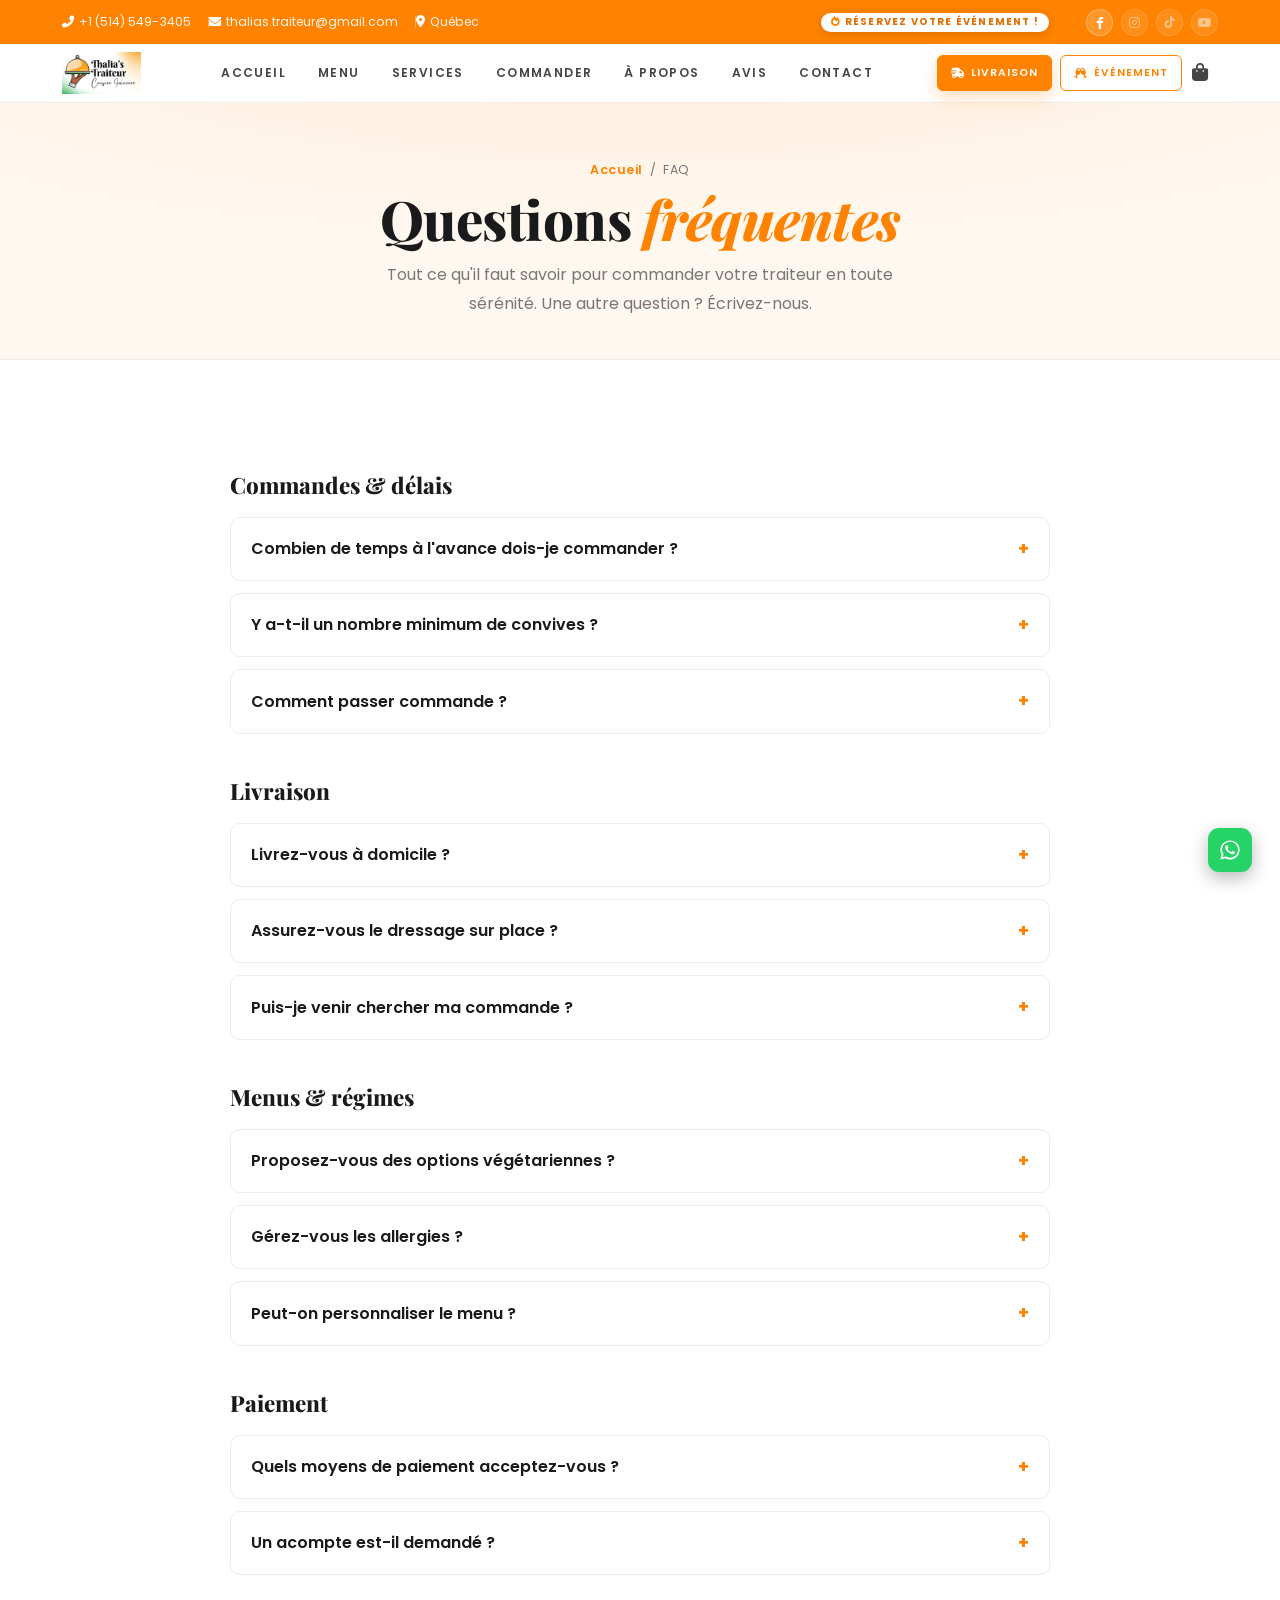
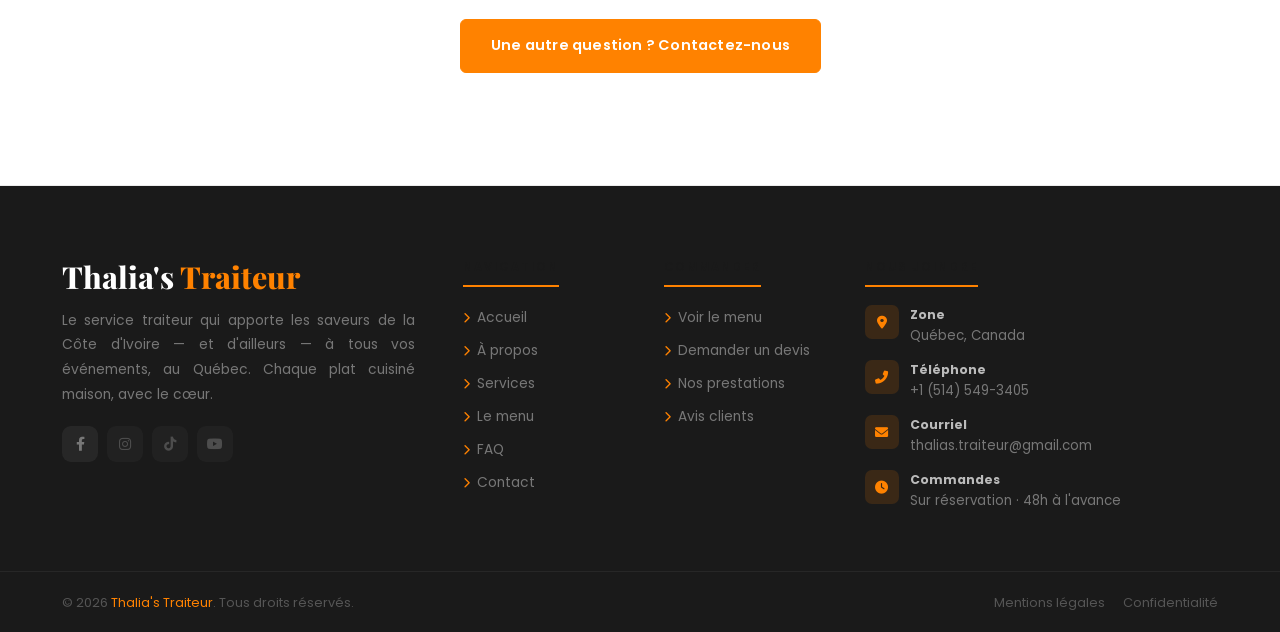
<file: ThaliasTraiteur/faq.html>
<!DOCTYPE html>
<html lang="fr-CA">

<head>
   <meta charset="UTF-8">
   <meta name="viewport" content="width=device-width, initial-scale=1">
   <meta name="author" content="Thalia's Traiteur">
   <meta name="description" content="Délais de commande, livraison, nombre de convives, allergies, paiement : toutes les réponses sur le service traiteur de Thalia's Traiteur au Québec.">
   <title>FAQ traiteur : délais, livraison, prix | Thalia's Traiteur</title>
   <link rel="canonical" href="https://thaliastraiteur.com/faq.html" />
   <!-- seo.py:jsonld:start -->
   <script type="application/ld+json">
   {
      "@context": "https://schema.org",
      "@graph": [
         {
            "@type": "Caterer",
            "@id": "https://thaliastraiteur.com/#business",
            "name": "Thalia's Traiteur",
            "description": "Traiteur cuisine ivoirienne & du monde au Québec : mariages, réceptions, entreprises. Fait maison.",
            "url": "https://thaliastraiteur.com/",
            "logo": "https://thaliastraiteur.com/img/logo.webp",
            "image": "https://thaliastraiteur.com/img/dishes/nathalie-garba.webp",
            "servesCuisine": [
               "Ivoirienne",
               "Africaine",
               "Cuisine du monde"
            ],
            "priceRange": "$$",
            "currenciesAccepted": "CAD",
            "hasMenu": "https://thaliastraiteur.com/menu.html",
            "areaServed": {
               "@type": "AdministrativeArea",
               "name": "Québec"
            },
            "address": {
               "@type": "PostalAddress",
               "addressRegion": "QC",
               "addressCountry": "CA"
            },
            "telephone": "+15145493405",
            "email": "thalias.traiteur@gmail.com",
            "sameAs": [
               "https://www.facebook.com/Thaliastraiteur"
            ]
         },
         {
            "@type": "FAQPage",
            "@id": "https://thaliastraiteur.com/faq.html#faq",
            "mainEntity": [
               {
                  "@type": "Question",
                  "name": "Combien de temps à l'avance dois-je commander ?",
                  "acceptedAnswer": {
                     "@type": "Answer",
                     "text": "Nous recommandons de réserver au moins 48h à l'avance. Pour les grands événements (mariages, réceptions de plus de 50 convives), contactez-nous le plus tôt possible afin de garantir la disponibilité."
                  }
               },
               {
                  "@type": "Question",
                  "name": "Y a-t-il un nombre minimum de convives ?",
                  "acceptedAnswer": {
                     "@type": "Answer",
                     "text": "Nos formules événementielles démarrent généralement dès une dizaine de personnes. Pour des commandes plus petites, écrivez-nous : on trouvera une solution."
                  }
               },
               {
                  "@type": "Question",
                  "name": "Comment passer commande ?",
                  "acceptedAnswer": {
                     "@type": "Answer",
                     "text": "Ajoutez les plats souhaités à votre panier depuis le menu, puis cliquez sur « Demander un devis ». Vos plats sont automatiquement repris dans le formulaire. Nous vous recontactons avec un devis personnalisé."
                  }
               },
               {
                  "@type": "Question",
                  "name": "Livrez-vous à domicile ?",
                  "acceptedAnswer": {
                     "@type": "Answer",
                     "text": "Oui. Nous livrons partout au Québec. Les frais dépendent de la distance et du volume de la commande — précisés dans votre devis."
                  }
               },
               {
                  "@type": "Question",
                  "name": "Assurez-vous le dressage sur place ?",
                  "acceptedAnswer": {
                     "@type": "Answer",
                     "text": "Sur demande, nous installons et dressons vos plats sur le lieu de l'événement pour que tout soit prêt à servir."
                  }
               },
               {
                  "@type": "Question",
                  "name": "Puis-je venir chercher ma commande ?",
                  "acceptedAnswer": {
                     "@type": "Answer",
                     "text": "Oui, le retrait est possible sur rendez-vous. Indiquez-le dans votre demande de devis."
                  }
               },
               {
                  "@type": "Question",
                  "name": "Proposez-vous des options végétariennes ?",
                  "acceptedAnswer": {
                     "@type": "Answer",
                     "text": "Oui, plusieurs plats et entrées sont végétariens, et nous pouvons adapter certaines recettes. Précisez vos besoins dans le formulaire."
                  }
               },
               {
                  "@type": "Question",
                  "name": "Gérez-vous les allergies ?",
                  "acceptedAnswer": {
                     "@type": "Answer",
                     "text": "Indiquez toute allergie ou intolérance lors de la commande : nous en tenons compte dans la mesure du possible et vous conseillons."
                  }
               },
               {
                  "@type": "Question",
                  "name": "Peut-on personnaliser le menu ?",
                  "acceptedAnswer": {
                     "@type": "Answer",
                     "text": "Absolument — c'est notre spécialité. Nous composons un menu sur mesure selon vos goûts, votre thème et votre budget."
                  }
               },
               {
                  "@type": "Question",
                  "name": "Quels moyens de paiement acceptez-vous ?",
                  "acceptedAnswer": {
                     "@type": "Answer",
                     "text": "Les modalités (acompte à la réservation, solde avant l'événement, moyens acceptés) vous sont précisées dans votre devis."
                  }
               },
               {
                  "@type": "Question",
                  "name": "Un acompte est-il demandé ?",
                  "acceptedAnswer": {
                     "@type": "Answer",
                     "text": "Pour les événements, un acompte confirme généralement la réservation de votre date. Le détail figure sur votre devis."
                  }
               }
            ]
         }
      ]
   }
   </script>
   <!-- seo.py:jsonld:end -->
   <!-- Favicon + SEO / partage — og:url, og:image et canonical sont
        générées en absolu par tools/seo.py (SITE_URL). -->
   <link rel="icon" type="image/png" href="img/favicon.png" />
   <link rel="apple-touch-icon" href="img/favicon.png" />
   <meta name="robots" content="index, follow" />
   <meta name="theme-color" content="#ff8200" />
   <meta property="og:type" content="website" />
   <meta property="og:site_name" content="Thalia's Traiteur" />
   <meta property="og:locale" content="fr_CA" />
   <meta property="og:title" content="FAQ traiteur : délais, livraison, prix | Thalia's Traiteur" />
   <meta property="og:description" content="Délais de commande, livraison, nombre de convives, allergies, paiement : toutes les réponses sur le service traiteur de Thalia's Traiteur au Québec." />
   <meta property="og:image" content="https://thaliastraiteur.com/img/dishes/nathalie-garba.webp" />
   <meta property="og:url" content="https://thaliastraiteur.com/faq.html" />
   <meta name="twitter:card" content="summary_large_image" />
   <meta name="twitter:title" content="FAQ traiteur : délais, livraison, prix | Thalia's Traiteur" />
   <meta name="twitter:description" content="Délais de commande, livraison, nombre de convives, allergies, paiement : toutes les réponses sur le service traiteur de Thalia's Traiteur au Québec." />
   <meta name="twitter:image" content="https://thaliastraiteur.com/img/dishes/nathalie-garba.webp" />

   <link rel="preconnect" href="https://fonts.googleapis.com" />
   <link rel="preconnect" href="https://fonts.gstatic.com" crossorigin />
   <link href="https://fonts.googleapis.com/css2?family=Playfair+Display:wght@400;700;900&family=Poppins:wght@300;400;500;600;700&family=Dancing+Script:wght@700&display=swap" rel="stylesheet" />
   <link href="css/bootstrap.min.css" rel="stylesheet" />
   <link rel="stylesheet" href="css/all.min.css?v=3919fcba" />
   <link rel="stylesheet" href="css/style.css" />
   <link rel="stylesheet" href="css/redesign.css?v=4b972810" />
   <link rel="stylesheet" href="css/excellence.css" />
   <link rel="stylesheet" href="css/sweetalert2.min.css" />
</head>

<body>
   <div id="topbar">
      <div class="container">
         <div class="d-flex justify-content-between align-items-center flex-wrap gap-2">
            <div class="top-contact d-flex flex-wrap">
               <span><i class="fas fa-phone-alt"></i><a href="tel:+15145493405" class="tt-tel">+1 (514) 549-3405</a></span>
               <span><i class="fas fa-envelope"></i>thalias.traiteur@gmail.com</span>
               <span><i class="fas fa-map-marker-alt"></i>Québec</span>
            </div>
            <div class="d-flex align-items-center gap-3">
               <span class="ttag"><i class="fas fa-fire me-1"></i>Réservez votre événement !</span>
               <div class="tsoc">
                  <a href="https://www.facebook.com/Thaliastraiteur" target="_blank" rel="noopener"><i class="fab fa-facebook-f"></i></a>
                  <a href="#" class="soc-soon" title="Bientôt" onclick="return false;"><i class="fab fa-instagram"></i></a>
                  <a href="#" class="soc-soon" title="Bientôt" onclick="return false;"><i class="fab fa-tiktok"></i></a>
                  <a href="#" class="soc-soon" title="Bientôt" onclick="return false;"><i class="fab fa-youtube"></i></a>
               </div>
            </div>
         </div>
      </div>
   </div>
   <nav class="navbar navbar-expand-lg" id="nav">
      <div class="container">
         <a class="navbar-brand" href="index.html">
            <img decoding="async" fetchpriority="high" src="img/logo.webp" alt="Thalia's Traiteur - Cuisine ivoirienne & du monde" class="blogo-img" />
         </a>
         <div class="nav-actions d-flex align-items-center gap-2 order-lg-last">
            <button class="tt-cart-btn" data-cart-toggle type="button" title="Mon panier" aria-label="Mon panier"><i class="fas fa-shopping-bag"></i><span class="tt-cart-count">0</span></button>
            <button class="navbar-toggler border-0 d-lg-none" type="button" data-bs-toggle="collapse" data-bs-target="#navmenu" aria-label="Ouvrir le menu"><i class="fas fa-bars"></i></button>
         </div>
         <div class="collapse navbar-collapse order-lg-2" id="navmenu">
            <ul class="navbar-nav mx-auto">
               <li class="nav-item"><a class="nav-link" href="index.html#hero">Accueil</a></li>
               <li class="nav-item"><a class="nav-link" href="menu.html">Menu</a></li>
               <li class="nav-item"><a class="nav-link" href="services.html">Services</a></li>
               <li class="nav-item"><a class="nav-link" href="commander.html">Commander</a></li>
               <li class="nav-item"><a class="nav-link" href="apropos.html">À propos</a></li>
               <li class="nav-item"><a class="nav-link" href="avis.html">Avis</a></li>
               <li class="nav-item"><a class="nav-link" href="contact.html">Contact</a></li>
            </ul>
            <div class="nav-orders">
               <a href="menu.html" class="nav-ord nav-ord--liv" data-set-order="livraison" title="Commander pour livraison"><i class="fas fa-truck-fast"></i>Livraison</a>
               <a href="menu.html" class="nav-ord nav-ord--evt" data-set-order="evenement" title="Commander pour un événement"><i class="fas fa-champagne-glasses"></i>Événement</a>
            </div>
         </div>
      </div>
   </nav>

   <section class="pagehero">
      <div class="container">
         <div class="crumb"><a href="index.html">Accueil</a> &nbsp;/&nbsp; FAQ</div>
         <h1>Questions <span>fréquentes</span></h1>
         <p>Tout ce qu'il faut savoir pour commander votre traiteur en toute sérénité. Une autre question ? Écrivez-nous.</p>
      </div>
   </section>
   <section>
      <div class="container">
         <div class="faq">
         <div class="faq-group">
            <h3>Commandes & délais</h3>
            <details class="faq-item"><summary>Combien de temps à l'avance dois-je commander ?</summary><div class="faq-a">Nous recommandons de réserver au moins 48h à l'avance. Pour les grands événements (mariages, réceptions de plus de 50 convives), contactez-nous le plus tôt possible afin de garantir la disponibilité.</div></details>
            <details class="faq-item"><summary>Y a-t-il un nombre minimum de convives ?</summary><div class="faq-a">Nos formules événementielles démarrent généralement dès une dizaine de personnes. Pour des commandes plus petites, écrivez-nous : on trouvera une solution.</div></details>
            <details class="faq-item"><summary>Comment passer commande ?</summary><div class="faq-a">Ajoutez les plats souhaités à votre panier depuis le menu, puis cliquez sur « Demander un devis ». Vos plats sont automatiquement repris dans le formulaire. Nous vous recontactons avec un devis personnalisé.</div></details>
         </div>
         <div class="faq-group">
            <h3>Livraison</h3>
            <details class="faq-item"><summary>Livrez-vous à domicile ?</summary><div class="faq-a">Oui. Nous livrons partout au Québec. Les frais dépendent de la distance et du volume de la commande — précisés dans votre devis.</div></details>
            <details class="faq-item"><summary>Assurez-vous le dressage sur place ?</summary><div class="faq-a">Sur demande, nous installons et dressons vos plats sur le lieu de l'événement pour que tout soit prêt à servir.</div></details>
            <details class="faq-item"><summary>Puis-je venir chercher ma commande ?</summary><div class="faq-a">Oui, le retrait est possible sur rendez-vous. Indiquez-le dans votre demande de devis.</div></details>
         </div>
         <div class="faq-group">
            <h3>Menus & régimes</h3>
            <details class="faq-item"><summary>Proposez-vous des options végétariennes ?</summary><div class="faq-a">Oui, plusieurs plats et entrées sont végétariens, et nous pouvons adapter certaines recettes. Précisez vos besoins dans le formulaire.</div></details>
            <details class="faq-item"><summary>Gérez-vous les allergies ?</summary><div class="faq-a">Indiquez toute allergie ou intolérance lors de la commande : nous en tenons compte dans la mesure du possible et vous conseillons.</div></details>
            <details class="faq-item"><summary>Peut-on personnaliser le menu ?</summary><div class="faq-a">Absolument — c'est notre spécialité. Nous composons un menu sur mesure selon vos goûts, votre thème et votre budget.</div></details>
         </div>
         <div class="faq-group">
            <h3>Paiement</h3>
            <details class="faq-item"><summary>Quels moyens de paiement acceptez-vous ?</summary><div class="faq-a">Les modalités (acompte à la réservation, solde avant l'événement, moyens acceptés) vous sont précisées dans votre devis.</div></details>
            <details class="faq-item"><summary>Un acompte est-il demandé ?</summary><div class="faq-a">Pour les événements, un acompte confirme généralement la réservation de votre date. Le détail figure sur votre devis.</div></details>
         </div>
         </div>
         <div class="text-center" style="margin-top:44px;">
            <a href="contact.html" class="btn-ed--solid">Une autre question ? Contactez-nous</a>
         </div>
      </div>
   </section>


   <footer>
      <div class="container">
         <div class="row g-5">
            <div class="col-lg-4">
               <div class="fnm">Thalia's<span> Traiteur</span></div>
               <p class="fdesc">Le service traiteur qui apporte les saveurs de la Côte d'Ivoire &mdash; et d'ailleurs &mdash; à tous vos événements, au Québec. Chaque plat cuisiné maison, avec le cœur.</p>
               <div class="fsoc">
                  <a href="https://www.facebook.com/Thaliastraiteur" target="_blank" rel="noopener"><i class="fab fa-facebook-f"></i></a>
                  <a href="#" class="soc-soon" title="Bientôt" onclick="return false;"><i class="fab fa-instagram"></i></a>
                  <a href="#" class="soc-soon" title="Bientôt" onclick="return false;"><i class="fab fa-tiktok"></i></a>
                  <a href="#" class="soc-soon" title="Bientôt" onclick="return false;"><i class="fab fa-youtube"></i></a>
               </div>
            </div>
            <div class="col-sm-6 col-lg-2">
               <div class="ftit">Navigation</div>
               <ul class="flinks ps-0">
                  <li><a href="index.html"><i class="fas fa-chevron-right"></i>Accueil</a></li>
                  <li><a href="apropos.html"><i class="fas fa-chevron-right"></i>À propos</a></li>
                  <li><a href="services.html"><i class="fas fa-chevron-right"></i>Services</a></li>
                  <li><a href="menu.html"><i class="fas fa-chevron-right"></i>Le menu</a></li>
                  <li><a href="faq.html"><i class="fas fa-chevron-right"></i>FAQ</a></li>
                  <li><a href="contact.html"><i class="fas fa-chevron-right"></i>Contact</a></li>
               </ul>
            </div>
            <div class="col-sm-6 col-lg-2">
               <div class="ftit">Commander</div>
               <ul class="flinks ps-0">
                  <li><a href="menu.html"><i class="fas fa-chevron-right"></i>Voir le menu</a></li>
                  <li><a href="commander.html"><i class="fas fa-chevron-right"></i>Demander un devis</a></li>
                  <li><a href="services.html"><i class="fas fa-chevron-right"></i>Nos prestations</a></li>
                  <li><a href="avis.html"><i class="fas fa-chevron-right"></i>Avis clients</a></li>
               </ul>
            </div>
            <div class="col-lg-4">
               <div class="ftit">Nous joindre</div>
               <div class="fci"><div class="fciico"><i class="fas fa-map-marker-alt"></i></div><div class="fciinfo"><strong>Zone</strong>Québec, Canada</div></div>
               <div class="fci"><div class="fciico"><i class="fas fa-phone-alt"></i></div><div class="fciinfo"><strong>Téléphone</strong><a href="tel:+15145493405" class="tt-tel">+1 (514) 549-3405</a></div></div>
               <div class="fci"><div class="fciico"><i class="fas fa-envelope"></i></div><div class="fciinfo"><strong>Courriel</strong>thalias.traiteur@gmail.com</div></div>
               <div class="fci"><div class="fciico"><i class="fas fa-clock"></i></div><div class="fciinfo"><strong>Commandes</strong>Sur réservation · 48h à l'avance</div></div>
            </div>
         </div>
      </div>
      <div class="fbot">
         <div class="container">
            <div class="d-flex justify-content-between align-items-center flex-wrap gap-2">
               <p>&copy; 2026 <span>Thalia's Traiteur</span>. Tous droits réservés.</p>
               <div><a href="mentions-legales.html">Mentions légales</a><a href="confidentialite.html">Confidentialité</a><!-- <a href="credits.html">Crédits photos</a> --></div>
            </div>
         </div>
      </div>
   </footer>

   <script src="js/config.js"></script>
   <script src="js/tt-mail.js"></script>
   <script src="js/analytics.js"></script>
   <script src="js/tt-widgets.js"></script>
   <script src="js/sweetalert2.min.js"></script>
   <script src="js/tt-alerts.js"></script>
   <script src="js/jquery-3.7.1.min.js"></script>
   <script src="js/bootstrap.bundle.min.js"></script>
   <script src="js/order-type.js"></script>
   <script src="js/cart.js"></script>   <button id="btt" onclick="window.scrollTo({top:0,behavior:'smooth'})" aria-label="Haut de page" title="Haut de page"><i class="fas fa-chevron-up"></i></button>
   <script>(function(){var b=document.getElementById("btt");if(b)window.addEventListener("scroll",function(){b.classList.toggle("show",window.scrollY>300);});})();</script>
   <!-- Sticky mobile order CTA -->
   <a href="commander.html" class="tt-sticky-cta"><i class="fas fa-utensils"></i>Commander maintenant</a>
</body>

</html>
</file>
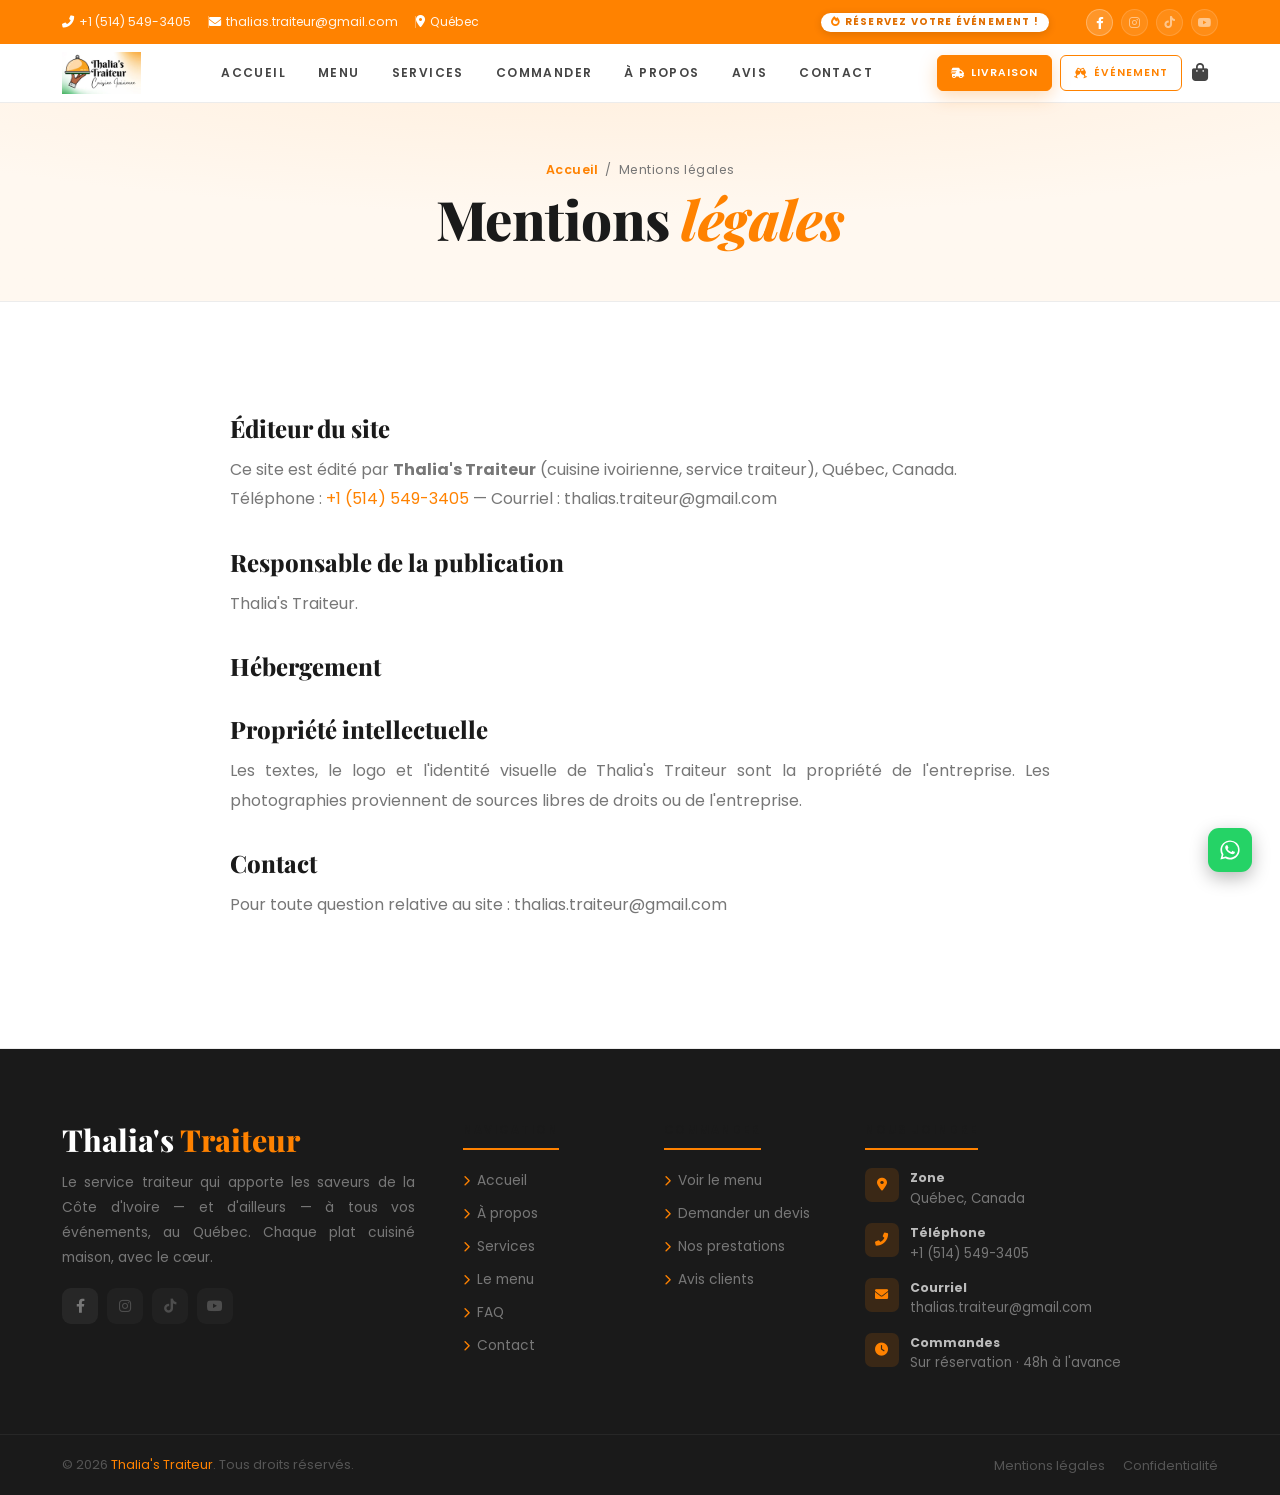
<file: ThaliasTraiteur/mentions-legales.html>
<!DOCTYPE html>
<html lang="fr-CA">

<head>
   <meta charset="UTF-8">
   <meta name="viewport" content="width=device-width, initial-scale=1">
   <meta name="author" content="Thalia's Traiteur">
   <meta name="description" content="Mentions légales de Thalia&#x27;s Traiteur.">
   <title>Mentions légales — Thalia&#x27;s Traiteur</title>
   <link rel="canonical" href="https://thaliastraiteur.com/mentions-legales.html" />
   <!-- Favicon + SEO / partage — og:url, og:image et canonical sont
        générées en absolu par tools/seo.py (SITE_URL). -->
   <link rel="icon" type="image/png" href="img/favicon.png" />
   <link rel="apple-touch-icon" href="img/favicon.png" />
   <meta name="robots" content="index, follow" />
   <meta name="theme-color" content="#ff8200" />
   <meta property="og:type" content="website" />
   <meta property="og:site_name" content="Thalia's Traiteur" />
   <meta property="og:locale" content="fr_CA" />
   <meta property="og:title" content="Mentions légales — Thalia's Traiteur" />
   <meta property="og:description" content="Mentions légales de Thalia's Traiteur." />
   <meta property="og:image" content="https://thaliastraiteur.com/img/dishes/nathalie-garba.webp" />
   <meta property="og:url" content="https://thaliastraiteur.com/mentions-legales.html" />
   <meta name="twitter:card" content="summary_large_image" />
   <meta name="twitter:title" content="Mentions légales — Thalia's Traiteur" />
   <meta name="twitter:description" content="Mentions légales de Thalia's Traiteur." />
   <meta name="twitter:image" content="https://thaliastraiteur.com/img/dishes/nathalie-garba.webp" />

   <link rel="preconnect" href="https://fonts.googleapis.com" />
   <link rel="preconnect" href="https://fonts.gstatic.com" crossorigin />
   <link href="https://fonts.googleapis.com/css2?family=Playfair+Display:wght@400;700;900&family=Poppins:wght@300;400;500;600;700&family=Dancing+Script:wght@700&display=swap" rel="stylesheet" />
   <link href="css/bootstrap.min.css" rel="stylesheet" />
   <link rel="stylesheet" href="css/all.min.css?v=3919fcba" />
   <link rel="stylesheet" href="css/style.css" />
   <link rel="stylesheet" href="css/redesign.css?v=4b972810" />
   <link rel="stylesheet" href="css/excellence.css" />
   <link rel="stylesheet" href="css/sweetalert2.min.css" />
</head>

<body>
   <div id="topbar">
      <div class="container">
         <div class="d-flex justify-content-between align-items-center flex-wrap gap-2">
            <div class="top-contact d-flex flex-wrap">
               <span><i class="fas fa-phone-alt"></i><a href="tel:+15145493405" class="tt-tel">+1 (514) 549-3405</a></span>
               <span><i class="fas fa-envelope"></i>thalias.traiteur@gmail.com</span>
               <span><i class="fas fa-map-marker-alt"></i>Québec</span>
            </div>
            <div class="d-flex align-items-center gap-3">
               <span class="ttag"><i class="fas fa-fire me-1"></i>Réservez votre événement !</span>
               <div class="tsoc">
                  <a href="https://www.facebook.com/Thaliastraiteur" target="_blank" rel="noopener"><i class="fab fa-facebook-f"></i></a>
                  <a href="#" class="soc-soon" title="Bientôt" onclick="return false;"><i class="fab fa-instagram"></i></a>
                  <a href="#" class="soc-soon" title="Bientôt" onclick="return false;"><i class="fab fa-tiktok"></i></a>
                  <a href="#" class="soc-soon" title="Bientôt" onclick="return false;"><i class="fab fa-youtube"></i></a>
               </div>
            </div>
         </div>
      </div>
   </div>
   <nav class="navbar navbar-expand-lg" id="nav">
      <div class="container">
         <a class="navbar-brand" href="index.html">
            <img decoding="async" fetchpriority="high" src="img/logo.webp" alt="Thalia's Traiteur - Cuisine ivoirienne & du monde" class="blogo-img" />
         </a>
         <div class="nav-actions d-flex align-items-center gap-2 order-lg-last">
            <button class="tt-cart-btn" data-cart-toggle type="button" title="Mon panier" aria-label="Mon panier"><i class="fas fa-shopping-bag"></i><span class="tt-cart-count">0</span></button>
            <button class="navbar-toggler border-0 d-lg-none" type="button" data-bs-toggle="collapse" data-bs-target="#navmenu" aria-label="Ouvrir le menu"><i class="fas fa-bars"></i></button>
         </div>
         <div class="collapse navbar-collapse order-lg-2" id="navmenu">
            <ul class="navbar-nav mx-auto">
               <li class="nav-item"><a class="nav-link" href="index.html#hero">Accueil</a></li>
               <li class="nav-item"><a class="nav-link" href="menu.html">Menu</a></li>
               <li class="nav-item"><a class="nav-link" href="services.html">Services</a></li>
               <li class="nav-item"><a class="nav-link" href="commander.html">Commander</a></li>
               <li class="nav-item"><a class="nav-link" href="apropos.html">À propos</a></li>
               <li class="nav-item"><a class="nav-link" href="avis.html">Avis</a></li>
               <li class="nav-item"><a class="nav-link" href="contact.html">Contact</a></li>
            </ul>
            <div class="nav-orders">
               <a href="menu.html" class="nav-ord nav-ord--liv" data-set-order="livraison" title="Commander pour livraison"><i class="fas fa-truck-fast"></i>Livraison</a>
               <a href="menu.html" class="nav-ord nav-ord--evt" data-set-order="evenement" title="Commander pour un événement"><i class="fas fa-champagne-glasses"></i>Événement</a>
            </div>
         </div>
      </div>
   </nav>

   <section class="pagehero">
      <div class="container">
         <div class="crumb"><a href="index.html">Accueil</a> &nbsp;/&nbsp; Mentions légales</div>
         <h1>Mentions <span>légales</span></h1>
         <p></p>
      </div>
   </section>
   <section><div class="container"><div class="legal">
      <!-- <p class="muted">Modèle à compléter avec les informations légales réelles de l'entreprise.</p> -->
      <h2>Éditeur du site</h2>
      <p>Ce site est édité par <strong>Thalia's Traiteur</strong> (cuisine ivoirienne, service traiteur), Québec, Canada.<br>
      Téléphone : <a href="tel:+15145493405" class="tt-tel">+1 (514) 549-3405</a> — Courriel : thalias.traiteur@gmail.com</p>
      <h2>Responsable de la publication</h2>
      <p>Thalia's Traiteur.</p>
      <h2>Hébergement</h2>
      <!-- <p>À compléter (nom et coordonnées de l'hébergeur du site).</p> -->
      <h2>Propriété intellectuelle</h2>
      <p>Les textes, le logo et l'identité visuelle de Thalia's Traiteur sont la propriété de l'entreprise. Les photographies proviennent de sources libres de droits ou de l'entreprise.</p>
      <h2>Contact</h2>
      <p>Pour toute question relative au site : thalias.traiteur@gmail.com</p>
   </div></div></section>


   <footer>
      <div class="container">
         <div class="row g-5">
            <div class="col-lg-4">
               <div class="fnm">Thalia's<span> Traiteur</span></div>
               <p class="fdesc">Le service traiteur qui apporte les saveurs de la Côte d'Ivoire &mdash; et d'ailleurs &mdash; à tous vos événements, au Québec. Chaque plat cuisiné maison, avec le cœur.</p>
               <div class="fsoc">
                  <a href="https://www.facebook.com/Thaliastraiteur" target="_blank" rel="noopener"><i class="fab fa-facebook-f"></i></a>
                  <a href="#" class="soc-soon" title="Bientôt" onclick="return false;"><i class="fab fa-instagram"></i></a>
                  <a href="#" class="soc-soon" title="Bientôt" onclick="return false;"><i class="fab fa-tiktok"></i></a>
                  <a href="#" class="soc-soon" title="Bientôt" onclick="return false;"><i class="fab fa-youtube"></i></a>
               </div>
            </div>
            <div class="col-sm-6 col-lg-2">
               <div class="ftit">Navigation</div>
               <ul class="flinks ps-0">
                  <li><a href="index.html"><i class="fas fa-chevron-right"></i>Accueil</a></li>
                  <li><a href="apropos.html"><i class="fas fa-chevron-right"></i>À propos</a></li>
                  <li><a href="services.html"><i class="fas fa-chevron-right"></i>Services</a></li>
                  <li><a href="menu.html"><i class="fas fa-chevron-right"></i>Le menu</a></li>
                  <li><a href="faq.html"><i class="fas fa-chevron-right"></i>FAQ</a></li>
                  <li><a href="contact.html"><i class="fas fa-chevron-right"></i>Contact</a></li>
               </ul>
            </div>
            <div class="col-sm-6 col-lg-2">
               <div class="ftit">Commander</div>
               <ul class="flinks ps-0">
                  <li><a href="menu.html"><i class="fas fa-chevron-right"></i>Voir le menu</a></li>
                  <li><a href="commander.html"><i class="fas fa-chevron-right"></i>Demander un devis</a></li>
                  <li><a href="services.html"><i class="fas fa-chevron-right"></i>Nos prestations</a></li>
                  <li><a href="avis.html"><i class="fas fa-chevron-right"></i>Avis clients</a></li>
               </ul>
            </div>
            <div class="col-lg-4">
               <div class="ftit">Nous joindre</div>
               <div class="fci"><div class="fciico"><i class="fas fa-map-marker-alt"></i></div><div class="fciinfo"><strong>Zone</strong>Québec, Canada</div></div>
               <div class="fci"><div class="fciico"><i class="fas fa-phone-alt"></i></div><div class="fciinfo"><strong>Téléphone</strong><a href="tel:+15145493405" class="tt-tel">+1 (514) 549-3405</a></div></div>
               <div class="fci"><div class="fciico"><i class="fas fa-envelope"></i></div><div class="fciinfo"><strong>Courriel</strong>thalias.traiteur@gmail.com</div></div>
               <div class="fci"><div class="fciico"><i class="fas fa-clock"></i></div><div class="fciinfo"><strong>Commandes</strong>Sur réservation · 48h à l'avance</div></div>
            </div>
         </div>
      </div>
      <div class="fbot">
         <div class="container">
            <div class="d-flex justify-content-between align-items-center flex-wrap gap-2">
               <p>&copy; 2026 <span>Thalia's Traiteur</span>. Tous droits réservés.</p>
               <div><a href="mentions-legales.html">Mentions légales</a><a href="confidentialite.html">Confidentialité</a><!-- <a href="credits.html">Crédits photos</a> --></div>
            </div>
         </div>
      </div>
   </footer>

   <script src="js/config.js"></script>
   <script src="js/tt-mail.js"></script>
   <script src="js/analytics.js"></script>
   <script src="js/tt-widgets.js"></script>
   <script src="js/sweetalert2.min.js"></script>
   <script src="js/tt-alerts.js"></script>
   <script src="js/jquery-3.7.1.min.js"></script>
   <script src="js/bootstrap.bundle.min.js"></script>
   <script src="js/order-type.js"></script>
   <script src="js/cart.js"></script>   <button id="btt" onclick="window.scrollTo({top:0,behavior:'smooth'})" aria-label="Haut de page" title="Haut de page"><i class="fas fa-chevron-up"></i></button>
   <script>(function(){var b=document.getElementById("btt");if(b)window.addEventListener("scroll",function(){b.classList.toggle("show",window.scrollY>300);});})();</script>
   <!-- Sticky mobile order CTA -->
   <a href="commander.html" class="tt-sticky-cta"><i class="fas fa-utensils"></i>Commander maintenant</a>
</body>

</html>
</file>
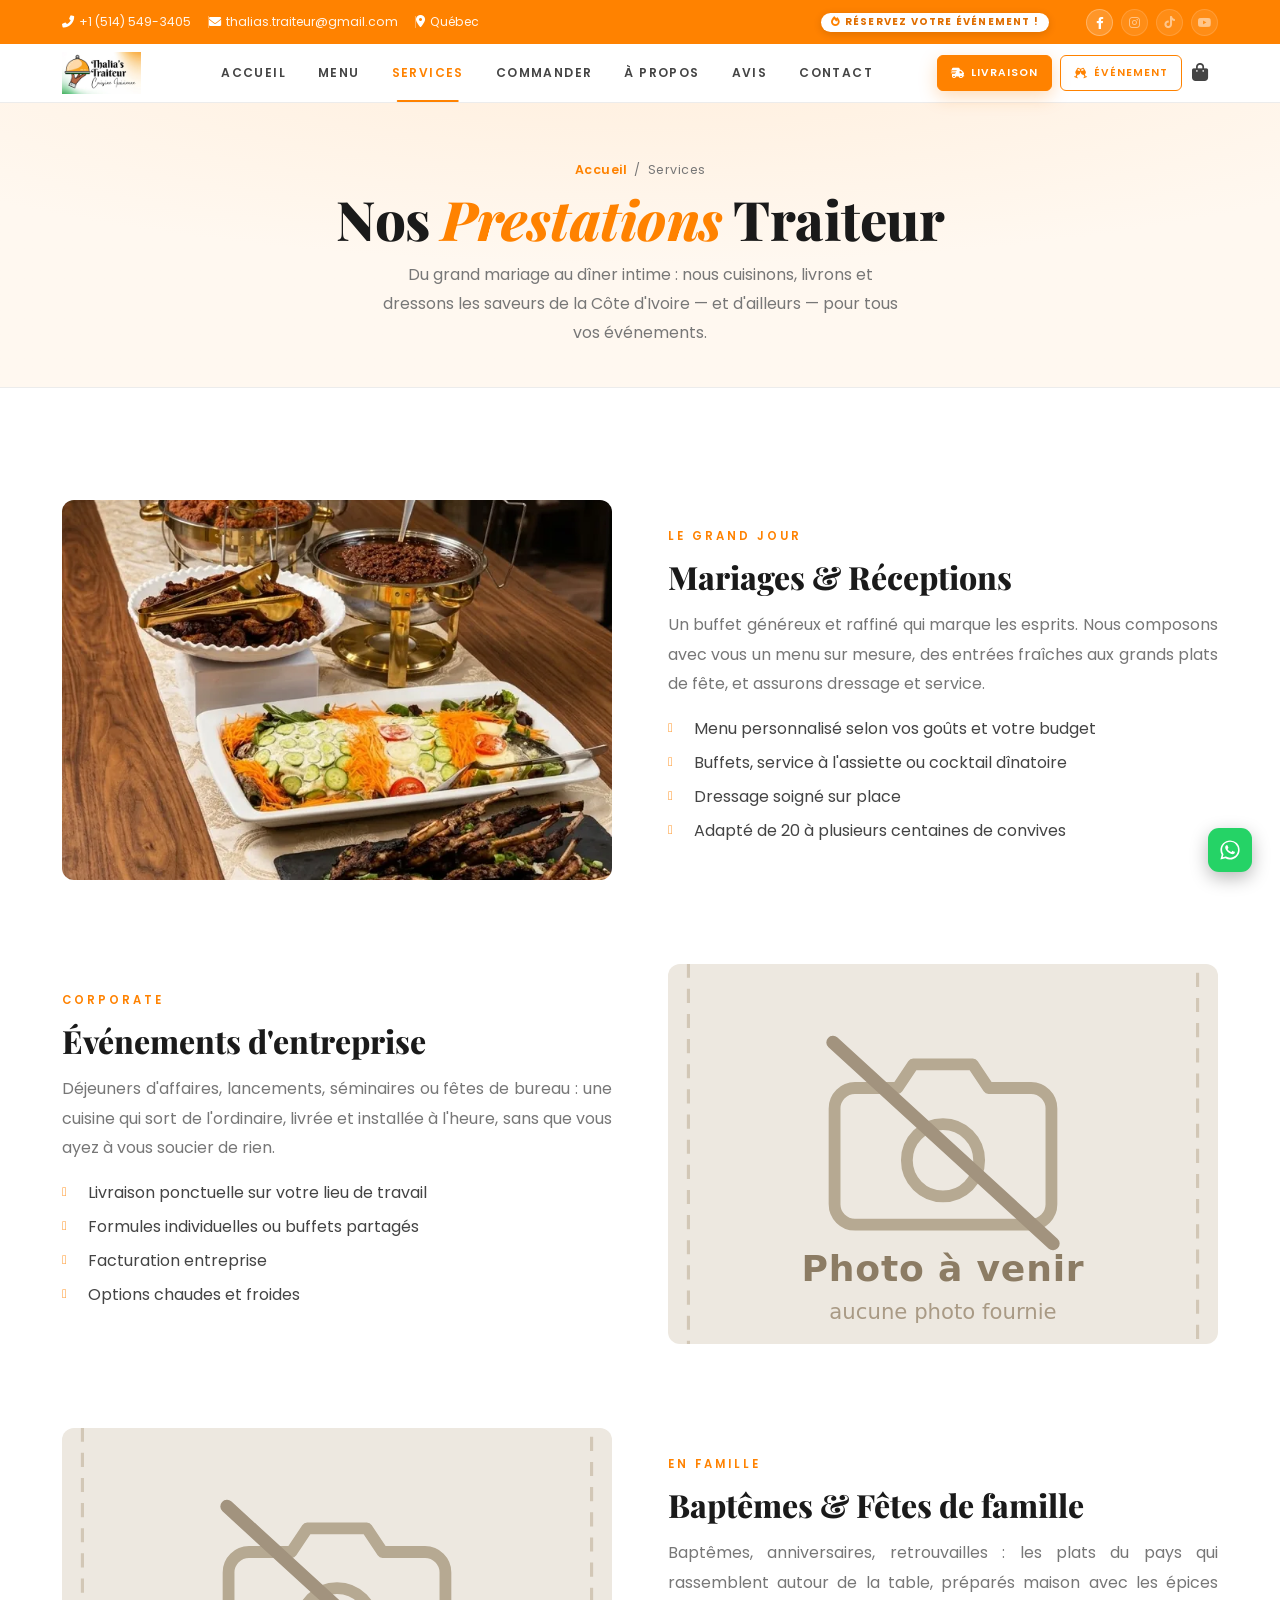
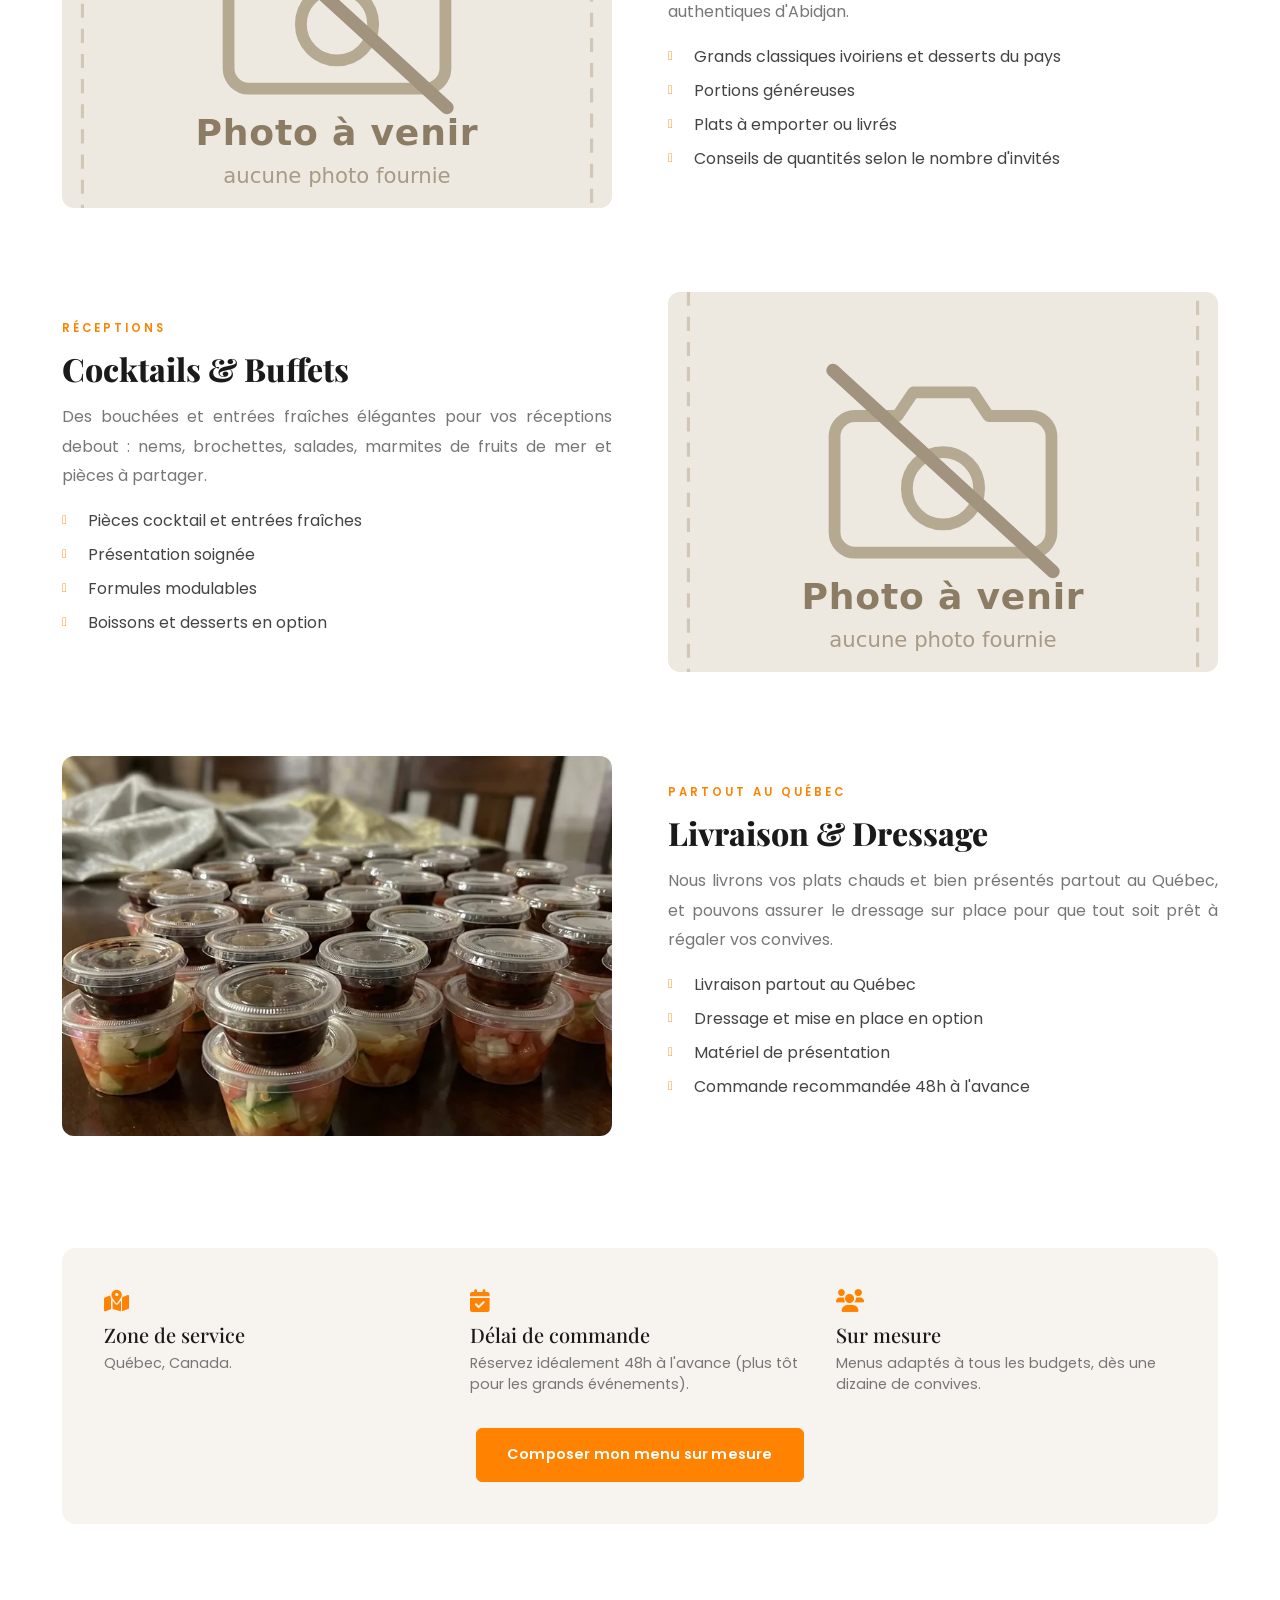
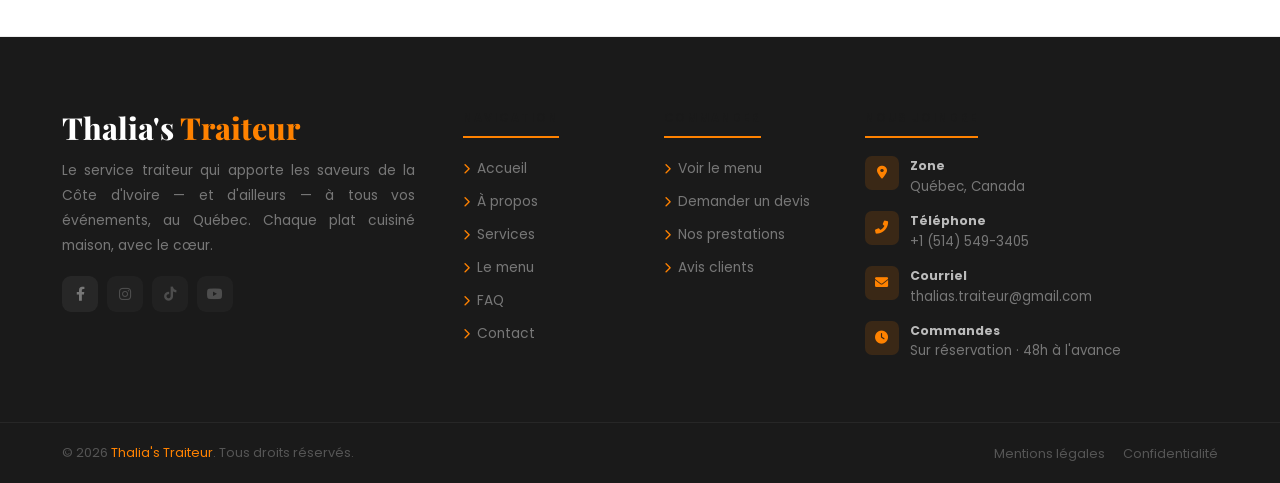
<file: ThaliasTraiteur/services.html>
<!DOCTYPE html>
<html lang="fr-CA">

<head>
   <meta charset="UTF-8">
   <meta name="viewport" content="width=device-width, initial-scale=1">
   <meta name="author" content="Thalia's Traiteur">
   <meta name="description" content="Service traiteur au Québec pour mariages, réceptions, fêtes de famille et repas d'entreprise. Cuisine ivoirienne faite maison, livraison et dressage sur place.">
   <title>Traiteur mariage, entreprise &amp; réception | Thalia's Traiteur</title>
   <link rel="canonical" href="https://thaliastraiteur.com/services.html" />
   <!-- Favicon + SEO / partage — og:url, og:image et canonical sont
        générées en absolu par tools/seo.py (SITE_URL). -->
   <link rel="icon" type="image/png" href="img/favicon.png" />
   <link rel="apple-touch-icon" href="img/favicon.png" />
   <meta name="robots" content="index, follow" />
   <meta name="theme-color" content="#ff8200" />
   <meta property="og:type" content="website" />
   <meta property="og:site_name" content="Thalia's Traiteur" />
   <meta property="og:locale" content="fr_CA" />
   <meta property="og:title" content="Traiteur mariage, entreprise &amp; réception | Thalia's Traiteur" />
   <meta property="og:description" content="Service traiteur au Québec pour mariages, réceptions, fêtes de famille et repas d'entreprise. Cuisine ivoirienne faite maison, livraison et dressage sur place." />
   <meta property="og:image" content="https://thaliastraiteur.com/img/dishes/nathalie-garba.webp" />
   <meta property="og:url" content="https://thaliastraiteur.com/services.html" />
   <meta name="twitter:card" content="summary_large_image" />
   <meta name="twitter:title" content="Traiteur mariage, entreprise &amp; réception | Thalia's Traiteur" />
   <meta name="twitter:description" content="Service traiteur au Québec pour mariages, réceptions, fêtes de famille et repas d'entreprise. Cuisine ivoirienne faite maison, livraison et dressage sur place." />
   <meta name="twitter:image" content="https://thaliastraiteur.com/img/dishes/nathalie-garba.webp" />

   <link rel="preconnect" href="https://fonts.googleapis.com" />
   <link rel="preconnect" href="https://fonts.gstatic.com" crossorigin />
   <link href="https://fonts.googleapis.com/css2?family=Playfair+Display:wght@400;700;900&family=Poppins:wght@300;400;500;600;700&family=Dancing+Script:wght@700&display=swap" rel="stylesheet" />
   <link href="css/bootstrap.min.css" rel="stylesheet" />
   <link rel="stylesheet" href="css/all.min.css?v=3919fcba" />
   <link rel="stylesheet" href="css/style.css" />
   <link rel="stylesheet" href="css/redesign.css?v=4b972810" />
   <link rel="stylesheet" href="css/excellence.css" />
   <link rel="stylesheet" href="css/sweetalert2.min.css" />
</head>

<body>
   <div id="topbar">
      <div class="container">
         <div class="d-flex justify-content-between align-items-center flex-wrap gap-2">
            <div class="top-contact d-flex flex-wrap">
               <span><i class="fas fa-phone-alt"></i><a href="tel:+15145493405" class="tt-tel">+1 (514) 549-3405</a></span>
               <span><i class="fas fa-envelope"></i>thalias.traiteur@gmail.com</span>
               <span><i class="fas fa-map-marker-alt"></i>Québec</span>
            </div>
            <div class="d-flex align-items-center gap-3">
               <span class="ttag"><i class="fas fa-fire me-1"></i>Réservez votre événement !</span>
               <div class="tsoc">
                  <a href="https://www.facebook.com/Thaliastraiteur" target="_blank" rel="noopener"><i class="fab fa-facebook-f"></i></a>
                  <a href="#" class="soc-soon" title="Bientôt" onclick="return false;"><i class="fab fa-instagram"></i></a>
                  <a href="#" class="soc-soon" title="Bientôt" onclick="return false;"><i class="fab fa-tiktok"></i></a>
                  <a href="#" class="soc-soon" title="Bientôt" onclick="return false;"><i class="fab fa-youtube"></i></a>
               </div>
            </div>
         </div>
      </div>
   </div>
   <nav class="navbar navbar-expand-lg" id="nav">
      <div class="container">
         <a class="navbar-brand" href="index.html">
            <img decoding="async" fetchpriority="high" src="img/logo.webp" alt="Thalia's Traiteur - Cuisine ivoirienne & du monde" class="blogo-img" />
         </a>
         <div class="nav-actions d-flex align-items-center gap-2 order-lg-last">
            <button class="tt-cart-btn" data-cart-toggle type="button" title="Mon panier" aria-label="Mon panier"><i class="fas fa-shopping-bag"></i><span class="tt-cart-count">0</span></button>
            <button class="navbar-toggler border-0 d-lg-none" type="button" data-bs-toggle="collapse" data-bs-target="#navmenu" aria-label="Ouvrir le menu"><i class="fas fa-bars"></i></button>
         </div>
         <div class="collapse navbar-collapse order-lg-2" id="navmenu">
            <ul class="navbar-nav mx-auto">
               <li class="nav-item"><a class="nav-link" href="index.html#hero">Accueil</a></li>
               <li class="nav-item"><a class="nav-link" href="menu.html">Menu</a></li>
               <li class="nav-item"><a class="nav-link active" href="services.html">Services</a></li>
               <li class="nav-item"><a class="nav-link" href="commander.html">Commander</a></li>
               <li class="nav-item"><a class="nav-link" href="apropos.html">À propos</a></li>
               <li class="nav-item"><a class="nav-link" href="avis.html">Avis</a></li>
               <li class="nav-item"><a class="nav-link" href="contact.html">Contact</a></li>
            </ul>
            <div class="nav-orders">
               <a href="menu.html" class="nav-ord nav-ord--liv" data-set-order="livraison" title="Commander pour livraison"><i class="fas fa-truck-fast"></i>Livraison</a>
               <a href="menu.html" class="nav-ord nav-ord--evt" data-set-order="evenement" title="Commander pour un événement"><i class="fas fa-champagne-glasses"></i>Événement</a>
            </div>
         </div>
      </div>
   </nav>

   <section class="pagehero">
      <div class="container">
         <div class="crumb"><a href="index.html">Accueil</a> &nbsp;/&nbsp; Services</div>
         <h1>Nos <span>Prestations</span> Traiteur</h1>
         <p>Du grand mariage au dîner intime : nous cuisinons, livrons et dressons les saveurs de la Côte d'Ivoire — et d'ailleurs — pour tous vos événements.</p>
      </div>
   </section>
   <section>
      <div class="container">
            <div class="svcrow"><div class="svcrow-media"><img loading="lazy" decoding="async" src="img/portfolio/work3.webp" alt="Mariages &amp; Réceptions" /></div><div class="svcrow-copy"><span class="eyebrow">Le grand jour</span><h2>Mariages & Réceptions</h2><p>Un buffet généreux et raffiné qui marque les esprits. Nous composons avec vous un menu sur mesure, des entrées fraîches aux grands plats de fête, et assurons dressage et service.</p><ul class="svc-incl"><li>Menu personnalisé selon vos goûts et votre budget</li><li>Buffets, service à l'assiette ou cocktail dînatoire</li><li>Dressage soigné sur place</li><li>Adapté de 20 à plusieurs centaines de convives</li></ul></div></div>
            <div class="svcrow rev"><div class="svcrow-copy"><span class="eyebrow">Corporate</span><h2>Événements d'entreprise</h2><p>Déjeuners d'affaires, lancements, séminaires ou fêtes de bureau : une cuisine qui sort de l'ordinaire, livrée et installée à l'heure, sans que vous ayez à vous soucier de rien.</p><ul class="svc-incl"><li>Livraison ponctuelle sur votre lieu de travail</li><li>Formules individuelles ou buffets partagés</li><li>Facturation entreprise</li><li>Options chaudes et froides</li></ul></div><div class="svcrow-media"><img loading="lazy" decoding="async" src="img/photo-manquante.svg" alt="Événements d&#x27;entreprise &mdash; photo à venir" /></div></div>
            <div class="svcrow"><div class="svcrow-media"><img loading="lazy" decoding="async" src="img/photo-manquante.svg" alt="Baptêmes &amp; Fêtes de famille &mdash; photo à venir" /></div><div class="svcrow-copy"><span class="eyebrow">En famille</span><h2>Baptêmes & Fêtes de famille</h2><p>Baptêmes, anniversaires, retrouvailles : les plats du pays qui rassemblent autour de la table, préparés maison avec les épices authentiques d'Abidjan.</p><ul class="svc-incl"><li>Grands classiques ivoiriens et desserts du pays</li><li>Portions généreuses</li><li>Plats à emporter ou livrés</li><li>Conseils de quantités selon le nombre d'invités</li></ul></div></div>
            <div class="svcrow rev"><div class="svcrow-copy"><span class="eyebrow">Réceptions</span><h2>Cocktails & Buffets</h2><p>Des bouchées et entrées fraîches élégantes pour vos réceptions debout : nems, brochettes, salades, marmites de fruits de mer et pièces à partager.</p><ul class="svc-incl"><li>Pièces cocktail et entrées fraîches</li><li>Présentation soignée</li><li>Formules modulables</li><li>Boissons et desserts en option</li></ul></div><div class="svcrow-media"><img loading="lazy" decoding="async" src="img/photo-manquante.svg" alt="Cocktails &amp; Buffets &mdash; photo à venir" /></div></div>
            <div class="svcrow"><div class="svcrow-media"><img loading="lazy" decoding="async" src="img/off-img.webp" alt="Livraison &amp; Dressage" /></div><div class="svcrow-copy"><span class="eyebrow">Partout au Québec</span><h2>Livraison & Dressage</h2><p>Nous livrons vos plats chauds et bien présentés partout au Québec, et pouvons assurer le dressage sur place pour que tout soit prêt à régaler vos convives.</p><ul class="svc-incl"><li>Livraison partout au Québec</li><li>Dressage et mise en place en option</li><li>Matériel de présentation</li><li>Commande recommandée 48h à l'avance</li></ul></div></div>
         </div>
      </div>
   </section>
   <section style="padding-top:0;">
      <div class="container">
         <div class="deliv">
            <div class="row-d">
               <div class="d-item"><i class="fas fa-map-location-dot"></i><h5>Zone de service</h5><p>Québec, Canada.</p></div>
               <div class="d-item"><i class="fas fa-calendar-check"></i><h5>Délai de commande</h5><p>Réservez idéalement 48h à l'avance (plus tôt pour les grands événements).</p></div>
               <div class="d-item"><i class="fas fa-users"></i><h5>Sur mesure</h5><p>Menus adaptés à tous les budgets, dès une dizaine de convives.</p></div>
            </div>
            <div class="text-center" style="margin-top:32px;">
               <a href="commander.html" class="btn-ed--solid">Composer mon menu sur mesure</a>
            </div>
         </div>
      </div>
   </section>


   <footer>
      <div class="container">
         <div class="row g-5">
            <div class="col-lg-4">
               <div class="fnm">Thalia's<span> Traiteur</span></div>
               <p class="fdesc">Le service traiteur qui apporte les saveurs de la Côte d'Ivoire &mdash; et d'ailleurs &mdash; à tous vos événements, au Québec. Chaque plat cuisiné maison, avec le cœur.</p>
               <div class="fsoc">
                  <a href="https://www.facebook.com/Thaliastraiteur" target="_blank" rel="noopener"><i class="fab fa-facebook-f"></i></a>
                  <a href="#" class="soc-soon" title="Bientôt" onclick="return false;"><i class="fab fa-instagram"></i></a>
                  <a href="#" class="soc-soon" title="Bientôt" onclick="return false;"><i class="fab fa-tiktok"></i></a>
                  <a href="#" class="soc-soon" title="Bientôt" onclick="return false;"><i class="fab fa-youtube"></i></a>
               </div>
            </div>
            <div class="col-sm-6 col-lg-2">
               <div class="ftit">Navigation</div>
               <ul class="flinks ps-0">
                  <li><a href="index.html"><i class="fas fa-chevron-right"></i>Accueil</a></li>
                  <li><a href="apropos.html"><i class="fas fa-chevron-right"></i>À propos</a></li>
                  <li><a href="services.html"><i class="fas fa-chevron-right"></i>Services</a></li>
                  <li><a href="menu.html"><i class="fas fa-chevron-right"></i>Le menu</a></li>
                  <li><a href="faq.html"><i class="fas fa-chevron-right"></i>FAQ</a></li>
                  <li><a href="contact.html"><i class="fas fa-chevron-right"></i>Contact</a></li>
               </ul>
            </div>
            <div class="col-sm-6 col-lg-2">
               <div class="ftit">Commander</div>
               <ul class="flinks ps-0">
                  <li><a href="menu.html"><i class="fas fa-chevron-right"></i>Voir le menu</a></li>
                  <li><a href="commander.html"><i class="fas fa-chevron-right"></i>Demander un devis</a></li>
                  <li><a href="services.html"><i class="fas fa-chevron-right"></i>Nos prestations</a></li>
                  <li><a href="avis.html"><i class="fas fa-chevron-right"></i>Avis clients</a></li>
               </ul>
            </div>
            <div class="col-lg-4">
               <div class="ftit">Nous joindre</div>
               <div class="fci"><div class="fciico"><i class="fas fa-map-marker-alt"></i></div><div class="fciinfo"><strong>Zone</strong>Québec, Canada</div></div>
               <div class="fci"><div class="fciico"><i class="fas fa-phone-alt"></i></div><div class="fciinfo"><strong>Téléphone</strong><a href="tel:+15145493405" class="tt-tel">+1 (514) 549-3405</a></div></div>
               <div class="fci"><div class="fciico"><i class="fas fa-envelope"></i></div><div class="fciinfo"><strong>Courriel</strong>thalias.traiteur@gmail.com</div></div>
               <div class="fci"><div class="fciico"><i class="fas fa-clock"></i></div><div class="fciinfo"><strong>Commandes</strong>Sur réservation · 48h à l'avance</div></div>
            </div>
         </div>
      </div>
      <div class="fbot">
         <div class="container">
            <div class="d-flex justify-content-between align-items-center flex-wrap gap-2">
               <p>&copy; 2026 <span>Thalia's Traiteur</span>. Tous droits réservés.</p>
               <div><a href="mentions-legales.html">Mentions légales</a><a href="confidentialite.html">Confidentialité</a><!-- <a href="credits.html">Crédits photos</a> --></div>
            </div>
         </div>
      </div>
   </footer>

   <script src="js/config.js"></script>
   <script src="js/tt-mail.js"></script>
   <script src="js/analytics.js"></script>
   <script src="js/tt-widgets.js"></script>
   <script src="js/sweetalert2.min.js"></script>
   <script src="js/tt-alerts.js"></script>
   <script src="js/jquery-3.7.1.min.js"></script>
   <script src="js/bootstrap.bundle.min.js"></script>
   <script src="js/order-type.js"></script>
   <script src="js/cart.js"></script>   <button id="btt" onclick="window.scrollTo({top:0,behavior:'smooth'})" aria-label="Haut de page" title="Haut de page"><i class="fas fa-chevron-up"></i></button>
   <script>(function(){var b=document.getElementById("btt");if(b)window.addEventListener("scroll",function(){b.classList.toggle("show",window.scrollY>300);});})();</script>
   <!-- Sticky mobile order CTA -->
   <a href="commander.html" class="tt-sticky-cta"><i class="fas fa-utensils"></i>Commander maintenant</a>
</body>

</html>
</file>
<file: ThaliasTraiteur/css/style.css>
/* ===================== THEMES =====================
   Switch theme by setting the attribute on <html>:
     <html data-theme="ivoire">  (default — Côte d'Ivoire flag)
     <html data-theme="classic"> (original Sarab red/amber)
   Every color below is a variable, so switching swaps the whole palette. */

:root,
:root[data-theme="ivoire"] {
  /* Ivorian flag: orange / white / green */
  --primary: #ff8200; /* flag orange */
  --primary-rgb: 255, 130, 0;
  --primary-dark: #e06e00; /* hover / gradient end */
  --primary-deep: #b35600; /* deep accent */
  --secondary: #009e60; /* flag green */
  --secondary-rgb: 0, 158, 96;
  --green: #009e60;
  --green-dark: #00623c;
  --dark: #1a1a1a;
  --darker: #0a3325; /* deep brand background */
  --darkest: #05231a;
  --cream: #fff8f0;
  --cream2: #fef0dc;
  --light: #f9f5f0;
  --shadow: 0 8px 40px rgba(0, 0, 0, 0.1);
  --shadow-lg: 0 20px 60px rgba(0, 0, 0, 0.18);
  /* neutral surface/text tokens (light) */
  --bg: #ffffff;
  --surface: #ffffff;
  --surface-2: #f7f4ef;
  --border: #ececec;
  --text: #444444;
  --text-muted: #777777;
  --text-faint: #b3b3b3;
  --heading: #1a1a1a;
}

:root[data-theme="classic"] {
  /* Original Sarab template: red / amber / green */
  --primary: #e8281a;
  --primary-rgb: 232, 40, 26;
  --primary-dark: #c01e12;
  --primary-deep: #8b0000;
  --secondary: #f6a623;
  --secondary-rgb: 246, 166, 35;
  --green: #2d6a4f;
  --green-dark: #1a4a35;
  --dark: #1a1a1a;
  --darker: #2d0000;
  --darkest: #1a0000;
  --cream: #fff8f0;
  --cream2: #fef0dc;
  --light: #f9f5f0;
}
:root[data-theme="dark"] {
  /* Ivorian flag accents kept */
  --primary: #ff8200;
  --primary-rgb: 255, 130, 0;
  --primary-dark: #e06e00;
  --primary-deep: #b35600;
  --secondary: #009e60;
  --secondary-rgb: 0, 158, 96;
  --green: #009e60;
  --green-dark: #00623c;
  /* shadcn/ui dark neutrals (warm-tinted where the light theme is cream/orange) */
  --bg: #0a0906;
  --surface: #18160f;
  --surface-2: #24201a;
  --border: #2c2820;
  --text: #e7e3dc;
  --text-muted: #a8a196;
  --text-faint: #746e63;
  --heading: #fafafa;
  --dark: #18160f;
  --cream: #17130c; /* warm equiv of #fff8f0 */
  --cream2: #241b11; /* warm equiv of #fef0dc */
  --light: #1c1710; /* warm equiv of #f9f5f0 */
  --shadow: 0 8px 40px rgba(0, 0, 0, 0.5);
  --shadow-lg: 0 20px 60px rgba(0, 0, 0, 0.65);
}
* {
  margin: 0;
  padding: 0;
  box-sizing: border-box;
}
html {
  scroll-behavior: smooth;
}
body {
  font-family: "Poppins", sans-serif;
  color: var(--text);
  background: var(--bg);
  overflow-x: hidden;
}
h1,
h2,
h3,
h4,
h5 {
  font-family: "Playfair Display", serif;
  color: var(--heading);
}
a {
  text-decoration: none;
  transition: all 0.3s;
}
img {
  max-width: 100%;
}
::-webkit-scrollbar {
  width: 5px;
}
::-webkit-scrollbar-thumb {
  background: var(--primary);
  border-radius: 10px;
}

/* ===================== TOP BAR ===================== */
#topbar {
  background: #111;
  padding: 8px 0;
  font-size: 0.82rem;
}
#topbar span {
  color: #aaa;
  margin-right: 16px;
}
#topbar span i {
  color: var(--secondary);
  margin-right: 5px;
}
#topbar .tsoc a {
  width: 27px;
  height: 27px;
  border-radius: 50%;
  background: rgba(255, 255, 255, 0.08);
  display: inline-flex;
  align-items: center;
  justify-content: center;
  color: #bbb;
  font-size: 0.75rem;
  margin-left: 5px;
  transition: 0.3s;
}
#topbar .tsoc a:hover {
  background: var(--primary);
  color: #fff;
}
.ttag {
  background: var(--primary);
  color: #fff;
  padding: 2px 10px;
  border-radius: 20px;
  font-size: 0.7rem;
  font-weight: 600;
  text-transform: uppercase;
}

/* ===================== NAVBAR ===================== */
#nav {
  background: var(--surface);
  position: sticky;
  top: 0;
  z-index: 990;
  box-shadow: 0 2px 20px rgba(0, 0, 0, 0.07);
  transition: 0.4s;
}
#nav.scrolled {
  box-shadow: 0 4px 30px rgba(0, 0, 0, 0.14);
}
.navbar-brand {
  padding-top: 0;
  padding-bottom: 0;
}
.blogo-img {
  height: 58px;
  width: auto;
  max-width: 100%;
  display: block;
  object-fit: contain;
  transition: height 0.4s;
}
#nav.scrolled .blogo-img {
  height: 48px;
}
@media (max-width: 575.98px) {
  .blogo-img {
    height: 46px;
  }
}
.navbar-nav .nav-link {
  font-size: 0.87rem;
  font-weight: 500;
  color: var(--text) !important;
  padding: 26px 13px !important;
  position: relative;
}
.navbar-nav .nav-link::after {
  content: "";
  position: absolute;
  bottom: 0;
  left: 50%;
  transform: translateX(-50%);
  width: 0;
  height: 3px;
  background: var(--primary);
  border-radius: 3px 3px 0 0;
  transition: 0.3s;
}
.navbar-nav .nav-link:hover::after,
.navbar-nav .nav-link.active::after {
  width: 55%;
}
.navbar-nav .nav-link:hover {
  color: var(--primary) !important;
}
/* FIX 1 â€” Search btn in navbar */
#navSearchBtn {
  background: none;
  border: none;
  cursor: pointer;
  color: var(--text-muted);
  font-size: 1rem;
  padding: 8px 10px;
  border-radius: 8px;
  transition: 0.3s;
}
#navSearchBtn:hover {
  background: rgba(var(--primary-rgb), 0.08);
  color: var(--primary);
}
.nav-cta {
  background: linear-gradient(135deg, var(--primary), var(--primary-dark));
  color: #fff !important;
  border-radius: 8px;
  padding: 10px 20px !important;
  font-size: 0.84rem !important;
  font-weight: 600 !important;
  box-shadow: 0 4px 15px rgba(var(--primary-rgb), 0.3);
  margin-left: 6px;
}
.nav-cta::after {
  display: none !important;
}
.nav-cta:hover {
  transform: translateY(-2px);
  box-shadow: 0 8px 22px rgba(var(--primary-rgb), 0.4);
}

/* ===================== SECTION COMMONS ===================== */
section {
  padding: 88px 0;
}
.slbl {
  font-family: "Dancing Script", cursive;
  font-size: 1.35rem;
  color: var(--primary);
  display: block;
  margin-bottom: 4px;
}
.stitle {
  font-size: clamp(1.9rem, 4vw, 2.7rem);
  font-weight: 900;
  line-height: 1.2;
  margin-bottom: 12px;
}
.stitle span {
  color: var(--primary);
}
.sline {
  width: 58px;
  height: 4px;
  border-radius: 4px;
  background: linear-gradient(90deg, var(--primary), var(--secondary));
  margin: 0 auto 12px;
}
.sline.lft {
  margin-left: 0;
}
.sdesc {
  color: var(--text-muted);
  font-size: 0.93rem;
  line-height: 1.8;
}
.btn-red {
  background: linear-gradient(135deg, var(--primary), var(--primary-dark));
  color: #fff;
  border: none;
  border-radius: 50px;
  padding: 14px 32px;
  font-weight: 600;
  font-size: 0.93rem;
  box-shadow: 0 8px 24px rgba(var(--primary-rgb), 0.35);
  transition: 0.3s;
  display: inline-flex;
  align-items: center;
  gap: 9px;
  cursor: pointer;
  font-family: "Poppins", sans-serif;
}
.btn-red:hover {
  transform: translateY(-3px);
  box-shadow: 0 14px 34px rgba(var(--primary-rgb), 0.45);
  color: #fff;
}

/* ===================== HERO ===================== */
#hero {
  background: var(--cream);
  min-height: 92vh;
  display: flex;
  align-items: center;
  position: relative;
  overflow: hidden;
}
.hbgtxt {
  position: absolute;
  top: 50%;
  left: 50%;
  transform: translate(-50%, -50%);
  font-size: 22vw;
  font-weight: 900;
  font-family: "Playfair Display", serif;
  color: rgba(0, 0, 0, 0.04);
  pointer-events: none;
  white-space: nowrap;
}
.hs {
  position: absolute;
  border-radius: 50%;
}
.hs1 {
  width: 480px;
  height: 480px;
  background: radial-gradient(circle, rgba(var(--primary-rgb), 0.07), transparent 70%);
  top: -90px;
  right: -80px;
  animation: fsh 8s ease-in-out infinite;
}
.hs2 {
  width: 280px;
  height: 280px;
  background: radial-gradient(
    circle,
    rgba(var(--secondary-rgb), 0.09),
    transparent 70%
  );
  bottom: -50px;
  left: 8%;
  animation: fsh 10s ease-in-out infinite reverse;
}
@keyframes fsh {
  0%,
  100% {
    transform: translateY(0);
  }
  50% {
    transform: translateY(-28px);
  }
}
.hbadge {
  display: inline-flex;
  align-items: center;
  gap: 8px;
  background: var(--surface);
  border-radius: 30px;
  padding: 6px 16px 6px 6px;
  box-shadow: 0 4px 20px rgba(0, 0, 0, 0.1);
  margin-bottom: 22px;
}
.hbadge .hbi {
  width: 30px;
  height: 30px;
  border-radius: 50%;
  background: linear-gradient(135deg, var(--primary), var(--secondary));
  display: flex;
  align-items: center;
  justify-content: center;
  color: #fff;
  font-size: 0.78rem;
}
.hbadge span {
  font-size: 0.76rem;
  font-weight: 600;
  color: var(--heading);
}
.htitle {
  font-size: clamp(2.7rem, 6vw, 4.8rem);
  font-weight: 900;
  line-height: 1.1;
  margin-bottom: 18px;
}
.htitle .hl {
  color: var(--primary);
  position: relative;
  display: inline-block;
}
.htitle .hl::before {
  content: "";
  position: absolute;
  bottom: 2px;
  left: 0;
  right: 0;
  height: 7px;
  background: rgba(var(--primary-rgb), 0.14);
  border-radius: 4px;
  z-index: -1;
}
.hdesc {
  font-size: 1rem;
  color: var(--text-muted);
  line-height: 1.8;
  max-width: 470px;
  margin-bottom: 30px;
}
/* FIX 2 â€” Video play button */
.btn-play {
  display: inline-flex;
  align-items: center;
  gap: 12px;
  color: var(--heading);
  font-weight: 600;
  font-size: 0.9rem;
  padding: 10px 16px;
  transition: 0.3s;
  cursor: pointer;
}
.btn-play .pico {
  width: 48px;
  height: 48px;
  border-radius: 50%;
  background: var(--surface);
  display: flex;
  align-items: center;
  justify-content: center;
  box-shadow: 0 6px 20px rgba(0, 0, 0, 0.12);
  color: var(--primary);
  font-size: 0.95rem;
  transition: 0.3s;
  flex-shrink: 0;
}
.btn-play:hover .pico {
  background: var(--primary);
  color: #fff;
  transform: scale(1.1);
}
.btn-play:hover {
  color: var(--primary);
}
.hstats {
  display: flex;
  gap: 20px;
  flex-wrap: wrap;
  margin-top: 32px;
}
.hstat .snum {
  font-family: "Playfair Display", serif;
  font-size: 1.9rem;
  font-weight: 900;
  color: var(--heading);
  display: block;
  line-height: 1;
}
.hstat .snum em {
  color: var(--primary);
  font-style: normal;
}
.hstat small {
  font-size: 0.7rem;
  color: var(--text-faint);
  text-transform: uppercase;
  letter-spacing: 1px;
}
.sdiv {
  width: 1px;
  background: var(--border);
  height: 38px;
  align-self: center;
}
.hcircle {
  width: 480px;
  height: 480px;
  border-radius: 50%;
  background: radial-gradient(circle at 40% 40%, #fff8f0, #ffe5c8);
  display: flex;
  align-items: center;
  justify-content: center;
  margin: 0 auto;
  position: relative;
  box-shadow: 0 28px 76px rgba(var(--primary-rgb), 0.14);
}
.hcircle img {
  width: 90%;
  height: 90%;
  object-fit: cover;
  border-radius: 50%;
}
.fcard {
  position: absolute;
  background: var(--surface);
  border-radius: 11px;
  padding: 10px 15px;
  box-shadow: var(--shadow);
  display: flex;
  align-items: center;
  gap: 9px;
}
.fcard.fc1 {
  top: 55px;
  left: -15px;
  animation: fltc 4s ease-in-out infinite;
}
.fcard.fc2 {
  bottom: 75px;
  right: -25px;
  animation: fltc 4s ease-in-out infinite 1.5s;
}
.fcard.fc3 {
  top: 38%;
  right: -45px;
  animation: fltc 4s ease-in-out infinite 0.8s;
}
@keyframes fltc {
  0%,
  100% {
    transform: translateY(0);
  }
  50% {
    transform: translateY(-9px);
  }
}
.fcoi {
  width: 34px;
  height: 34px;
  border-radius: 8px;
  display: flex;
  align-items: center;
  justify-content: center;
  font-size: 0.95rem;
}
.fcoi.r {
  background: rgba(var(--primary-rgb), 0.11);
  color: var(--primary);
}
.fcoi.y {
  background: rgba(var(--secondary-rgb), 0.14);
  color: var(--secondary);
}
.fcoi.g {
  background: rgba(45, 106, 79, 0.11);
  color: var(--green);
}
.fcnum {
  font-weight: 700;
  font-size: 0.92rem;
  color: var(--heading);
  display: block;
  line-height: 1;
}
.fcsm {
  font-size: 0.66rem;
  color: var(--text-muted);
}

/* ===================== MARQUEE ===================== */
.mqsec {
  background: var(--primary);
  padding: 13px 0;
  overflow: hidden;
}
.mqtrack {
  display: flex;
  gap: 38px;
  white-space: nowrap;
  animation: mqrun 22s linear infinite;
}
.mqitem {
  display: inline-flex;
  align-items: center;
  gap: 10px;
  color: #fff;
  font-size: 0.86rem;
  font-weight: 500;
}
.mqitem i {
  color: rgba(255, 255, 255, 0.55);
  font-size: 0.55rem;
}
@keyframes mqrun {
  from {
    transform: translateX(0);
  }
  to {
    transform: translateX(-50%);
  }
}

/* ===================== CATEGORY ===================== */
#category {
  background: var(--cream);
}
.catcard {
  background: var(--surface);
  border-radius: 15px;
  padding: 22px 14px;
  text-align: center;
  cursor: pointer;
  transition: 0.4s;
  box-shadow: 0 4px 18px rgba(0, 0, 0, 0.06);
  border: 2px solid transparent;
}
.catcard:hover,
.catcard.active {
  transform: translateY(-7px);
  box-shadow: 0 14px 38px rgba(var(--primary-rgb), 0.14);
  border-color: var(--primary);
}
.catimg {
  width: 86px;
  height: 86px;
  border-radius: 50%;
  object-fit: cover;
  margin: 0 auto 12px;
  display: block;
  transition: 0.4s;
}
.catcard:hover .catimg {
  transform: scale(1.1) rotate(-4deg);
}
.catnm {
  font-size: 0.86rem;
  font-weight: 600;
  color: var(--heading);
  margin-bottom: 3px;
}
.catct {
  font-size: 0.73rem;
  color: var(--text-faint);
}

/* ===================== ABOUT ===================== */
#about {
  background: var(--surface);
}
.astack {
  position: relative;
}
.amain {
  border-radius: 18px;
  overflow: hidden;
  box-shadow: var(--shadow-lg);
}
.amain img {
  width: 100%;
  height: 440px;
  object-fit: cover;
  display: block;
}
.asm {
  position: absolute;
  bottom: -26px;
  right: -26px;
  width: 170px;
  height: 170px;
  border-radius: 14px;
  overflow: hidden;
  border: 5px solid #fff;
  box-shadow: var(--shadow);
}
.asm img {
  width: 100%;
  height: 100%;
  object-fit: cover;
}
.aexp {
  position: absolute;
  top: 28px;
  left: -16px;
  background: var(--primary);
  color: #fff;
  border-radius: 14px;
  padding: 18px 22px;
  text-align: center;
  box-shadow: 0 10px 28px rgba(var(--primary-rgb), 0.4);
}
.aexp .anum {
  font-family: "Playfair Display", serif;
  font-size: 2.3rem;
  font-weight: 900;
  line-height: 1;
  display: block;
}
.aexp small {
  font-size: 0.7rem;
  opacity: 0.9;
}
.fti {
  display: flex;
  align-items: flex-start;
  gap: 13px;
  margin-bottom: 18px;
}
.ftico {
  width: 46px;
  height: 46px;
  border-radius: 11px;
  flex-shrink: 0;
  display: flex;
  align-items: center;
  justify-content: center;
  font-size: 1.15rem;
  transition: 0.3s;
}
.ftico.r {
  background: rgba(var(--primary-rgb), 0.1);
  color: var(--primary);
}
.ftico.y {
  background: rgba(var(--secondary-rgb), 0.11);
  color: var(--secondary);
}
.ftico.g {
  background: rgba(45, 106, 79, 0.1);
  color: var(--green);
}
.fti:hover .ftico {
  transform: scale(1.1);
}
.fti h6 {
  font-size: 0.9rem;
  font-weight: 700;
  color: var(--heading);
  margin-bottom: 2px;
  font-family: "Poppins", sans-serif;
}
.fti p {
  font-size: 0.8rem;
  color: var(--text-muted);
  margin: 0;
  line-height: 1.6;
}

/* ===================== MENU ===================== */
#menu {
  background: var(--light);
}
/* FIX 3 â€” Filter buttons */
.filtbtn {
  border: 2px solid var(--border);
  background: var(--surface);
  border-radius: 50px;
  padding: 8px 20px;
  font-size: 0.84rem;
  font-weight: 600;
  color: var(--text-muted);
  cursor: pointer;
  transition: 0.3s;
  margin: 3px;
  font-family: "Poppins", sans-serif;
}
.filtbtn.active,
.filtbtn:hover {
  background: var(--primary);
  border-color: var(--primary);
  color: #fff;
  box-shadow: 0 5px 18px rgba(var(--primary-rgb), 0.24);
}
.mwrap {
  transition: 0.35s;
}
.mwrap.gone {
  display: none !important;
}
.mcard {
  background: var(--surface);
  border-radius: 18px;
  overflow: hidden;
  transition: 0.4s;
  box-shadow: 0 4px 22px rgba(0, 0, 0, 0.07);
  cursor: pointer;
}
.mcard:hover {
  transform: translateY(-9px);
  box-shadow: 0 18px 48px rgba(0, 0, 0, 0.13);
}
.mimg {
  position: relative;
  overflow: hidden;
  height: 215px;
  background: var(--cream2);
}
.mimg img {
  width: 100%;
  height: 100%;
  object-fit: cover;
  transition: 0.5s;
}
.mcard:hover .mimg img {
  transform: scale(1.09);
}
.mbdg {
  position: absolute;
  top: 13px;
  left: 13px;
  background: var(--primary);
  color: #fff;
  border-radius: 7px;
  padding: 3px 11px;
  font-size: 0.7rem;
  font-weight: 700;
}
.mbdg.new {
  background: var(--green);
}
.mbdg.hot {
  background: var(--secondary);
  color: var(--heading);
}
/* FIX 4 â€” Heart & Plus buttons stop propagation */
.mhrt {
  position: absolute;
  top: 13px;
  right: 13px;
  width: 33px;
  height: 33px;
  border-radius: 50%;
  background: var(--surface);
  display: flex;
  align-items: center;
  justify-content: center;
  color: #ccc;
  cursor: pointer;
  transition: 0.3s;
  box-shadow: 0 2px 9px rgba(0, 0, 0, 0.1);
}
.mhrt:hover {
  color: var(--primary);
  transform: scale(1.18);
}
.mbody {
  padding: 18px;
}
.mcat {
  font-size: 0.7rem;
  font-weight: 600;
  color: var(--secondary);
  text-transform: uppercase;
  letter-spacing: 1px;
  margin-bottom: 5px;
}
.mtit {
  font-size: 1.05rem;
  font-weight: 700;
  margin-bottom: 5px;
  font-family: "Playfair Display", serif;
}
.mdesc {
  font-size: 0.78rem;
  color: var(--text-muted);
  margin-bottom: 13px;
  line-height: 1.5;
}
.mfoot {
  display: flex;
  align-items: center;
  justify-content: space-between;
}
.mprice {
  font-size: 1.25rem;
  font-weight: 800;
  color: var(--primary);
  font-family: "Playfair Display", serif;
}
.mprice small {
  font-size: 0.72rem;
  font-weight: 400;
  color: var(--text-faint);
  text-decoration: line-through;
  margin-left: 5px;
}
.mstars {
  font-size: 0.73rem;
  color: var(--secondary);
}
/* FIX 4 â€” Plus button opens detail popup */
.madd {
  width: 36px;
  height: 36px;
  border-radius: 50%;
  background: linear-gradient(135deg, var(--primary), var(--primary-dark));
  border: none;
  color: #fff;
  font-size: 1rem;
  display: flex;
  align-items: center;
  justify-content: center;
  cursor: pointer;
  transition: 0.3s;
  box-shadow: 0 4px 11px rgba(var(--primary-rgb), 0.28);
}
.madd:hover {
  transform: scale(1.15) rotate(90deg);
}

/* ===================== SPECIAL OFFER ===================== */
#special {
  background: linear-gradient(135deg, var(--darkest) 0%, var(--darker) 100%);
  position: relative;
  overflow: hidden;
}
.spbg {
  position: absolute;
  inset: 0;
  pointer-events: none;
  opacity: 0.03;
  background: repeating-linear-gradient(
    45deg,
    #fff 0,
    #fff 1px,
    transparent 0,
    transparent 50%
  );
  background-size: 40px 40px;
}
.sptag {
  display: inline-block;
  background: var(--secondary);
  color: var(--heading);
  border-radius: 6px;
  padding: 4px 15px;
  font-size: 0.76rem;
  font-weight: 700;
  text-transform: uppercase;
  letter-spacing: 2px;
  margin-bottom: 14px;
}
.sptitle {
  font-size: clamp(2.3rem, 5vw, 3.8rem);
  font-weight: 900;
  color: #fff;
  line-height: 1.1;
}
.sptitle span {
  color: var(--secondary);
}
.spdesc {
  color: rgba(255, 255, 255, 0.62);
  margin: 18px 0;
  font-size: 0.93rem;
  line-height: 1.8;
}
.cdwrap {
  display: flex;
  gap: 14px;
  margin: 26px 0;
}
.cditem {
  text-align: center;
  background: rgba(255, 255, 255, 0.07);
  border: 1px solid rgba(255, 255, 255, 0.11);
  border-radius: 11px;
  padding: 13px 18px;
  min-width: 72px;
}
.cdnum {
  font-family: "Playfair Display", serif;
  font-size: 2.1rem;
  font-weight: 900;
  color: #fff;
  display: block;
  line-height: 1;
}
.cdlbl {
  font-size: 0.63rem;
  text-transform: uppercase;
  letter-spacing: 1px;
  color: rgba(255, 255, 255, 0.48);
  margin-top: 3px;
  display: block;
}
.spimgw {
  position: relative;
  text-align: center;
}
.spglow {
  position: absolute;
  top: 50%;
  left: 50%;
  transform: translate(-50%, -50%);
  width: 360px;
  height: 360px;
  border-radius: 50%;
  background: radial-gradient(
    circle,
    rgba(var(--secondary-rgb), 0.24),
    transparent 70%
  );
}
.spimgw img {
  position: relative;
  z-index: 2;
  width: 100%;
  max-width: 440px;
  filter: drop-shadow(0 28px 56px rgba(var(--secondary-rgb), 0.28));
  animation: fltimg 5s ease-in-out infinite;
}
@keyframes fltimg {
  0%,
  100% {
    transform: translateY(0);
  }
  50% {
    transform: translateY(-17px);
  }
}
.sppbdg {
  position: absolute;
  top: 18px;
  left: 18px;
  z-index: 3;
  background: var(--primary);
  color: #fff;
  width: 86px;
  height: 86px;
  border-radius: 50%;
  display: flex;
  flex-direction: column;
  align-items: center;
  justify-content: center;
  text-align: center;
  box-shadow: 0 8px 24px rgba(var(--primary-rgb), 0.5);
  animation: plsbdg 2.5s ease-in-out infinite;
}
@keyframes plsbdg {
  0%,
  100% {
    transform: scale(1);
  }
  50% {
    transform: scale(1.06);
    box-shadow: 0 12px 34px rgba(var(--primary-rgb), 0.7);
  }
}
.sppbdg .old {
  font-size: 0.68rem;
  text-decoration: line-through;
  opacity: 0.7;
}
.sppbdg .np {
  font-size: 1.25rem;
  font-weight: 900;
}

/* ===================== GALLERY ===================== */
#gallery {
  background: var(--light);
}
.ggrid {
  display: grid;
  grid-template-columns: repeat(3, 1fr);
  grid-template-rows: repeat(2, 215px);
  gap: 13px;
}
.gitem {
  border-radius: 14px;
  overflow: hidden;
  position: relative;
  cursor: pointer;
}
.gitem:first-child {
  grid-row: span 2;
}
.gitem img {
  width: 100%;
  height: 100%;
  object-fit: cover;
  transition: 0.5s;
}
.gitem:hover img {
  transform: scale(1.08);
}
.gover {
  position: absolute;
  inset: 0;
  background: linear-gradient(to top, rgba(0, 0, 0, 0.76), transparent 60%);
  opacity: 0;
  transition: 0.4s;
  display: flex;
  align-items: flex-end;
  padding: 18px;
}
.gitem:hover .gover {
  opacity: 1;
}
.gover span {
  color: #fff;
  font-weight: 600;
  font-size: 0.88rem;
}
.gover i {
  color: var(--secondary);
  margin-right: 5px;
}

/* ===================== HISTORY â€” FIX 8 ===================== */
#history {
  background: var(--cream);
}
.timeline {
  position: relative;
  padding: 18px 0;
}
.timeline::before {
  content: "";
  position: absolute;
  left: 50%;
  transform: translateX(-50%);
  width: 2px;
  background: linear-gradient(to bottom, var(--primary), var(--secondary));
  top: 0;
  bottom: 0;
}
/* Grid: left-col | dot-col | right-col */
.tli {
  display: grid;
  grid-template-columns: 1fr 36px 1fr;
  margin-bottom: 50px;
  align-items: start;
}
.tl-left {
  padding-right: 32px;
  text-align: right;
}
.tl-center {
  display: flex;
  justify-content: center;
  padding-top: 5px;
}
.tl-right {
  padding-left: 32px;
  text-align: left;
}
/* ODD â†’ show LEFT text, hide RIGHT */
.tli:nth-child(odd) .tl-right {
  visibility: hidden;
}
/* EVEN â†’ hide LEFT, show RIGHT */
.tli:nth-child(even) .tl-left {
  visibility: hidden;
}
.tldot {
  width: 18px;
  height: 18px;
  border-radius: 50%;
  background: var(--primary);
  border: 4px solid #fff;
  box-shadow: 0 0 0 3px rgba(var(--primary-rgb), 0.3);
  flex-shrink: 0;
}
.tlyear {
  font-family: "Dancing Script", cursive;
  color: var(--primary);
  font-size: 1.15rem;
  margin-bottom: 3px;
}
.tl-left h5,
.tl-right h5 {
  font-size: 1.05rem;
  font-weight: 700;
  margin-bottom: 7px;
  font-family: "Playfair Display", serif;
  color: var(--heading);
}
.tl-left p,
.tl-right p {
  font-size: 0.83rem;
  color: var(--text-muted);
  line-height: 1.7;
  margin: 0;
}
@media (max-width: 767px) {
  .timeline::before {
    left: 16px;
  }
  .tli {
    grid-template-columns: 32px 1fr;
    gap: 0;
  }
  .tl-left {
    display: none;
  }
  .tl-right {
    display: block !important;
    visibility: visible !important;
    padding-left: 18px;
    text-align: left;
  }
  .tl-center {
    padding-top: 5px;
  }
  .tli:nth-child(even) .tl-left {
    display: none;
  }
  .tli:nth-child(odd) .tl-right {
    visibility: visible !important;
  }
}

/* ===================== CHEFS ===================== */
#chefs {
  background: var(--surface);
}
.chcard {
  border-radius: 18px;
  overflow: hidden;
  background: var(--surface);
  transition: 0.4s;
  box-shadow: 0 4px 18px rgba(0, 0, 0, 0.07);
}
.chcard:hover {
  transform: translateY(-9px);
  box-shadow: var(--shadow-lg);
}
.chimg {
  position: relative;
  overflow: hidden;
  height: 268px;
  background: var(--cream2);
}
.chimg img {
  width: 100%;
  height: 100%;
  object-fit: cover;
  object-position: top;
  transition: 0.5s;
}
.chcard:hover .chimg img {
  transform: scale(1.05);
}
.chsoc {
  position: absolute;
  bottom: -50px;
  left: 0;
  right: 0;
  display: flex;
  justify-content: center;
  gap: 7px;
  transition: 0.4s;
  padding: 10px 0;
  background: linear-gradient(to top, rgba(0, 0, 0, 0.7), transparent);
}
.chcard:hover .chsoc {
  bottom: 0;
}
.chsoc a {
  width: 33px;
  height: 33px;
  border-radius: 50%;
  background: rgba(255, 255, 255, 0.2);
  display: flex;
  align-items: center;
  justify-content: center;
  color: #fff;
  font-size: 0.78rem;
  transition: 0.3s;
}
.chsoc a:hover {
  background: var(--primary);
}
.chbody {
  padding: 18px;
  text-align: center;
}
.chnm {
  font-size: 1.05rem;
  font-weight: 700;
  margin-bottom: 2px;
}
.chrole {
  font-size: 0.78rem;
  color: var(--primary);
  font-weight: 600;
  text-transform: uppercase;
  letter-spacing: 0.8px;
}
.chexp {
  font-size: 0.76rem;
  color: var(--text-faint);
  margin-top: 5px;
}

/* ===================== HOURS ===================== */
#hours {
  background: linear-gradient(135deg, var(--green), var(--green-dark));
  position: relative;
  overflow: hidden;
}
.hrsbg {
  position: absolute;
  inset: 0;
  opacity: 0.05;
  background: repeating-linear-gradient(
    45deg,
    #fff 0,
    #fff 1px,
    transparent 0,
    transparent 50%
  );
  background-size: 28px 28px;
}
.hrscard {
  background: rgba(255, 255, 255, 0.08);
  border: 1px solid rgba(255, 255, 255, 0.14);
  border-radius: 18px;
  padding: 28px;
}
.hrsrow {
  display: flex;
  justify-content: space-between;
  align-items: center;
  padding: 13px 0;
  border-bottom: 1px solid rgba(255, 255, 255, 0.09);
}
.hrsrow:last-child {
  border: none;
}
.hrsday {
  color: rgba(255, 255, 255, 0.78);
  font-size: 0.9rem;
  font-weight: 500;
}
.hrstime {
  color: #fff;
  font-weight: 700;
  font-size: 0.9rem;
}
.hdot {
  width: 7px;
  height: 7px;
  border-radius: 50%;
}
.hdot.on {
  background: #4ade80;
  box-shadow: 0 0 7px #4ade80;
}
.hdot.off {
  background: #ff6b6b;
}
.hrscta {
  background: var(--primary);
  border-radius: 18px;
  padding: 28px;
  text-align: center;
  box-shadow: 0 18px 48px rgba(var(--primary-rgb), 0.4);
}
.hrscta h4 {
  color: #fff;
  font-size: 1.4rem;
  font-weight: 800;
}
.hrscta p {
  color: rgba(255, 255, 255, 0.78);
  font-size: 0.86rem;
  margin: 9px 0 18px;
}
.btnw {
  background: var(--surface);
  color: var(--primary);
  border-radius: 50px;
  padding: 11px 28px;
  font-weight: 700;
  font-size: 0.88rem;
  display: inline-block;
  transition: 0.3s;
}
.btnw:hover {
  transform: translateY(-3px);
  box-shadow: 0 10px 24px rgba(0, 0, 0, 0.2);
  color: var(--primary);
}

/* ===================== TESTIMONIALS ===================== */
#testimonials {
  background: var(--surface);
}
.tescard {
  background: var(--cream);
  border-radius: 18px;
  padding: 28px;
  position: relative;
  overflow: hidden;
  transition: 0.4s;
}
.tescard:hover {
  transform: translateY(-5px);
  box-shadow: var(--shadow);
}
.tesq {
  position: absolute;
  top: 18px;
  right: 22px;
  font-size: 4.5rem;
  color: rgba(var(--primary-rgb), 0.07);
  font-family: "Playfair Display", serif;
  line-height: 1;
}
.tess {
  color: var(--secondary);
  font-size: 0.83rem;
  margin-bottom: 12px;
}
.testxt {
  font-size: 0.88rem;
  color: var(--text-muted);
  line-height: 1.8;
  margin-bottom: 18px;
}
.tesauth {
  display: flex;
  align-items: center;
  gap: 11px;
}
.tesauth img {
  width: 46px;
  height: 46px;
  border-radius: 50%;
  object-fit: cover;
  border: 3px solid var(--primary);
}
.tesnm {
  font-weight: 700;
  font-size: 0.88rem;
  color: var(--heading);
  margin-bottom: 1px;
  font-family: "Poppins", sans-serif;
}
.tesrl {
  font-size: 0.73rem;
  color: var(--text-faint);
}

/* ===================== RESERVATION â€” FIX 5 ===================== */
#reservation {
  background: var(--light);
}
.resico {
  width: 54px;
  height: 54px;
  border-radius: 13px;
  background: rgba(var(--primary-rgb), 0.1);
  display: flex;
  align-items: center;
  justify-content: center;
  color: var(--primary);
  font-size: 1.25rem;
  flex-shrink: 0;
}
.flbl {
  font-size: 0.83rem;
  font-weight: 600;
  color: var(--heading);
  margin-bottom: 5px;
  display: block;
}
.fctrl {
  width: 100%;
  border: 2px solid var(--border);
  border-radius: 9px;
  padding: 11px 15px;
  font-family: "Poppins", sans-serif;
  font-size: 0.88rem;
  outline: none;
  transition: 0.3s;
  color: var(--heading);
  background: var(--surface);
  appearance: auto;
}
.fctrl:focus {
  border-color: var(--primary);
}
.fcard {
  background: var(--surface);
  border-radius: 18px;
  padding: 32px;
  box-shadow: 0 6px 30px rgba(0, 0, 0, 0.08);
}
.sucmsg {
  display: none;
  text-align: center;
  padding: 16px;
  background: rgba(45, 106, 79, 0.07);
  border-radius: 11px;
  margin-top: 14px;
}
.sucmsg i {
  color: var(--green);
  font-size: 1.7rem;
  display: block;
  margin-bottom: 7px;
}
.sucmsg p {
  color: var(--green);
  font-weight: 600;
  margin: 0;
  font-size: 0.88rem;
}

/* ===================== BLOG ===================== */
#blog {
  background: var(--light);
}
.blcard {
  background: var(--surface);
  border-radius: 18px;
  overflow: hidden;
  transition: 0.4s;
  box-shadow: 0 4px 18px rgba(0, 0, 0, 0.06);
}
.blcard:hover {
  transform: translateY(-7px);
  box-shadow: var(--shadow-lg);
}
.blimg {
  position: relative;
  height: 195px;
  overflow: hidden;
}
.blimg img {
  width: 100%;
  height: 100%;
  object-fit: cover;
  transition: 0.5s;
}
.blcard:hover .blimg img {
  transform: scale(1.06);
}
.bldatebdg {
  position: absolute;
  top: 14px;
  left: 14px;
  background: var(--primary);
  color: #fff;
  border-radius: 9px;
  padding: 5px 11px;
  text-align: center;
  line-height: 1.2;
}
.bldatebdg .bd {
  font-size: 1.15rem;
  font-weight: 800;
  display: block;
}
.bldatebdg .bm {
  font-size: 0.63rem;
  text-transform: uppercase;
  letter-spacing: 0.8px;
}
.blbody {
  padding: 20px;
}
.bltag {
  font-size: 0.7rem;
  font-weight: 600;
  color: var(--primary);
  text-transform: uppercase;
  letter-spacing: 0.8px;
  margin-bottom: 7px;
}
.bltit {
  font-size: 1rem;
  font-weight: 700;
  margin-bottom: 9px;
  line-height: 1.4;
}
.bltit a {
  color: var(--heading);
}
.bltit a:hover {
  color: var(--primary);
}
.blmeta {
  display: flex;
  gap: 14px;
  font-size: 0.76rem;
  color: var(--text-faint);
  margin-bottom: 13px;
}
.blmeta i {
  color: var(--primary);
  margin-right: 3px;
}
.blmore {
  font-size: 0.8rem;
  font-weight: 600;
  color: var(--primary);
  display: inline-flex;
  align-items: center;
  gap: 5px;
}
.blmore i {
  transition: 0.3s;
}
.blmore:hover {
  color: var(--heading);
}
.blmore:hover i {
  transform: translateX(5px);
}

/* ===================== NEWSLETTER ===================== */
#newsletter {
  background: linear-gradient(135deg, var(--primary), var(--primary-deep));
  position: relative;
  overflow: hidden;
  padding: 80px 0;
}
.nlbg {
  position: absolute;
  inset: 0;
  background: url("data:image/svg+xml,%3Csvg xmlns='http://www.w3.org/2000/svg' width='100' height='100'%3E%3Ccircle cx='50' cy='50' r='40' fill='none' stroke='white' stroke-width='.4' opacity='.1'/%3E%3C/svg%3E");
  background-size: 75px;
}
.nlw {
  position: relative;
  z-index: 2;
}
.nlw h2 {
  color: #fff;
  font-size: 2.1rem;
}
/* Newsletter form â€” fixed layout */
.nl-form-wrap {
  display: flex;
  gap: 10px;
  max-width: 560px;
  margin: 0 auto;
  align-items: center;
}
.nlinput {
  flex: 1;
  min-width: 0;
  border: none;
  border-radius: 50px;
  padding: 14px 22px;
  font-size: 0.9rem;
  outline: none;
  font-family: "Poppins", sans-serif;
  color: var(--text);
}
.nlbtn {
  flex-shrink: 0;
  background: var(--secondary);
  color: var(--heading);
  border: none;
  border-radius: 50px;
  padding: 14px 26px;
  font-weight: 700;
  font-size: 0.9rem;
  cursor: pointer;
  white-space: nowrap;
  transition: 0.3s;
  font-family: "Poppins", sans-serif;
}
.nlbtn:hover {
  transform: scale(1.05);
  box-shadow: 0 6px 18px rgba(0, 0, 0, 0.2);
}
@media (max-width: 540px) {
  .nl-form-wrap {
    flex-direction: column;
    padding: 0 10px;
  }
  .nlinput {
    width: 100%;
    border-radius: 12px;
  }
  .nlbtn {
    width: 100%;
    border-radius: 12px;
  }
}

/* ===================== CONTACT â€” FIX 6 ===================== */
#contact-section {
  background: var(--surface);
}
.ctdark {
  background: var(--dark);
  border-radius: 18px;
  padding: 38px;
  height: 100%;
}
.ctdark h4 {
  color: #fff;
  margin-bottom: 7px;
}
.ctdark .ctsub {
  color: rgba(255, 255, 255, 0.58);
  font-size: 0.88rem;
  margin-bottom: 26px;
}
.ctitem {
  display: flex;
  gap: 13px;
  margin-bottom: 20px;
  align-items: flex-start;
}
.cticon {
  width: 40px;
  height: 40px;
  border-radius: 9px;
  background: rgba(var(--primary-rgb), 0.18);
  display: flex;
  align-items: center;
  justify-content: center;
  color: var(--primary);
  font-size: 0.9rem;
  flex-shrink: 0;
}
.ctinfo strong {
  display: block;
  color: #aaa;
  font-size: 0.73rem;
  text-transform: uppercase;
  letter-spacing: 0.8px;
  margin-bottom: 1px;
  font-family: "Poppins", sans-serif;
}
.ctinfo span {
  color: #fff;
  font-size: 0.87rem;
}
.ctsocrow {
  display: flex;
  gap: 8px;
  margin-top: 14px;
}
.ctsocrow a {
  width: 35px;
  height: 35px;
  border-radius: 8px;
  background: rgba(255, 255, 255, 0.09);
  display: flex;
  align-items: center;
  justify-content: center;
  color: #bbb;
  transition: 0.3s;
}
.ctsocrow a:hover {
  background: var(--primary);
  color: #fff;
}

/* ===================== FOOTER ===================== */
footer {
  background: var(--dark);
  padding: 68px 0 0;
}
.fnm {
  font-family: "Playfair Display", serif;
  font-size: 1.9rem;
  font-weight: 900;
  color: #fff;
}
.fnm span {
  color: var(--primary);
}
.fdesc {
  color: #777;
  font-size: 0.86rem;
  line-height: 1.8;
  margin-top: 9px;
}
.fsoc {
  display: flex;
  gap: 9px;
  margin-top: 18px;
}
.fsoc a {
  width: 36px;
  height: 36px;
  border-radius: 9px;
  background: rgba(255, 255, 255, 0.06);
  display: flex;
  align-items: center;
  justify-content: center;
  color: #777;
  font-size: 0.88rem;
  transition: 0.3s;
}
.fsoc a:hover {
  background: var(--primary);
  color: #fff;
  transform: translateY(-3px);
}
.ftit {
  color: #fff;
  font-size: 0.95rem;
  font-weight: 700;
  margin-bottom: 18px;
  padding-bottom: 9px;
  border-bottom: 2px solid var(--primary);
  display: inline-block;
  font-family: "Poppins", sans-serif;
}
.flinks li {
  list-style: none;
  margin-bottom: 9px;
}
.flinks a {
  color: #777;
  font-size: 0.86rem;
  display: inline-flex;
  align-items: center;
  gap: 7px;
  transition: 0.3s;
}
.flinks a:hover {
  color: var(--secondary);
  padding-left: 5px;
}
.flinks a i {
  color: var(--primary);
  font-size: 0.68rem;
}
.fci {
  display: flex;
  align-items: flex-start;
  gap: 11px;
  margin-bottom: 14px;
}
.fciico {
  width: 34px;
  height: 34px;
  border-radius: 7px;
  background: rgba(var(--primary-rgb), 0.14);
  display: flex;
  align-items: center;
  justify-content: center;
  color: var(--primary);
  font-size: 0.82rem;
  flex-shrink: 0;
}
.fciinfo {
  color: #777;
  font-size: 0.83rem;
  line-height: 1.6;
}
.fciinfo strong {
  color: #bbb;
  display: block;
  font-size: 0.77rem;
}
.fbot {
  border-top: 1px solid rgba(255, 255, 255, 0.06);
  padding: 18px 0;
  margin-top: 46px;
}
.fbot p {
  color: #555;
  font-size: 0.8rem;
  margin: 0;
}
.fbot span {
  color: var(--primary);
}
.fbot a {
  color: #555;
  font-size: 0.8rem;
  margin-left: 18px;
}
.fbot a:hover {
  color: var(--secondary);
}

/* ===================== UTILITIES ===================== */
#btt {
  position: fixed;
  bottom: 28px;
  right: 28px;
  z-index: 9990;
  width: 44px;
  height: 44px;
  border-radius: 11px;
  background: linear-gradient(135deg, var(--primary), var(--primary-dark));
  color: #fff;
  border: none;
  cursor: pointer;
  display: flex;
  align-items: center;
  justify-content: center;
  font-size: 0.95rem;
  box-shadow: 0 6px 18px rgba(var(--primary-rgb), 0.38);
  opacity: 0;
  transform: translateY(18px);
  transition: 0.4s;
}
#btt.show {
  opacity: 1;
  transform: translateY(0);
}
#btt:hover {
  transform: translateY(-4px) !important;
}
.cartfl {
  position: fixed;
  bottom: 28px;
  left: 28px;
  z-index: 9990;
  background: var(--secondary);
  border-radius: 50px;
  padding: 11px 18px;
  display: flex;
  align-items: center;
  gap: 9px;
  box-shadow: 0 7px 22px rgba(var(--secondary-rgb), 0.38);
  cursor: pointer;
  transition: 0.3s;
  color: var(--heading);
  font-weight: 700;
  font-size: 0.88rem;
}
.cartfl:hover {
  transform: translateY(-4px);
}
.cartfl .ccount {
  background: var(--primary);
  color: #fff;
  width: 20px;
  height: 20px;
  border-radius: 50%;
  display: flex;
  align-items: center;
  justify-content: center;
  font-size: 0.68rem;
  font-weight: 800;
}

/* ====================================================
   ALL POPUP / MODAL STYLES
==================================================== */

/* --- FIX 1: SEARCH POPUP --- */
#searchOv {
  display: none;
  position: fixed;
  inset: 0;
  z-index: 99999;
  background: rgba(5, 5, 5, 0.97);
  flex-direction: column;
  align-items: center;
  justify-content: flex-start;
  padding-top: 78px;
}
#searchOv.open {
  display: flex;
  animation: fadeov 0.28s ease;
}
@keyframes fadeov {
  from {
    opacity: 0;
  }
  to {
    opacity: 1;
  }
}
#searchOv .sovclose {
  position: absolute;
  top: 22px;
  right: 28px;
  background: rgba(255, 255, 255, 0.08);
  border: none;
  width: 42px;
  height: 42px;
  border-radius: 50%;
  display: flex;
  align-items: center;
  justify-content: center;
  color: #fff;
  font-size: 1.15rem;
  cursor: pointer;
  transition: 0.3s;
}
#searchOv .sovclose:hover {
  background: var(--primary);
}
.sovbox {
  width: 100%;
  max-width: 680px;
  padding: 0 18px;
}
.sovbox h4 {
  color: #fff;
  text-align: center;
  font-size: 1.5rem;
  margin-bottom: 26px;
  font-family: "Playfair Display", serif;
}
.sovinput {
  display: flex;
  border: 2px solid rgba(255, 255, 255, 0.18);
  border-radius: 60px;
  overflow: hidden;
  background: rgba(255, 255, 255, 0.05);
}
.sovinput input {
  flex: 1;
  background: transparent;
  border: none;
  padding: 17px 24px;
  color: #fff;
  font-size: 1.05rem;
  font-family: "Poppins", sans-serif;
  outline: none;
}
.sovinput input::placeholder {
  color: rgba(255, 255, 255, 0.38);
}
.sovinput button {
  background: var(--primary);
  border: none;
  padding: 0 26px;
  color: #fff;
  font-size: 1.1rem;
  cursor: pointer;
  transition: 0.3s;
}
.sovinput button:hover {
  background: var(--primary-dark);
}
.sovcats {
  display: flex;
  flex-wrap: wrap;
  gap: 9px;
  justify-content: center;
  margin-top: 28px;
}
.sovcat {
  background: rgba(255, 255, 255, 0.07);
  border: 1px solid rgba(255, 255, 255, 0.13);
  border-radius: 50px;
  padding: 7px 18px;
  color: rgba(255, 255, 255, 0.78);
  font-size: 0.83rem;
  cursor: pointer;
  transition: 0.3s;
  display: flex;
  align-items: center;
  gap: 7px;
  font-family: "Poppins", sans-serif;
}
.sovcat img {
  width: 26px;
  height: 26px;
  border-radius: 50%;
  object-fit: cover;
}
.sovcat:hover,
.sovcat.active {
  background: var(--primary);
  border-color: var(--primary);
  color: #fff;
}
.sovtrend {
  text-align: center;
  margin-top: 26px;
}
.sovtrend p {
  color: rgba(255, 255, 255, 0.45);
  font-size: 0.8rem;
  margin-bottom: 9px;
}
.sovtrend .ttag {
  display: inline-block;
  margin: 3px;
  background: rgba(var(--secondary-rgb), 0.13);
  border: 1px solid rgba(var(--secondary-rgb), 0.28);
  color: var(--secondary);
  border-radius: 20px;
  padding: 3px 13px;
  font-size: 0.76rem;
  cursor: pointer;
  transition: 0.3s;
}
.sovtrend .ttag:hover {
  background: var(--secondary);
  color: var(--heading);
}

/* --- FIX 4: MENU DETAIL POPUP --- */
#menuPop {
  display: none;
  position: fixed;
  inset: 0;
  z-index: 99999;
  background: rgba(0, 0, 0, 0.84);
  backdrop-filter: blur(5px);
  align-items: center;
  justify-content: center;
  padding: 18px;
}
#menuPop.open {
  display: flex;
  animation: fadeov 0.28s ease;
}
.mpbox {
  background: var(--surface);
  border-radius: 22px;
  max-width: 800px;
  width: 100%;
  max-height: 88vh;
  overflow-y: auto;
  position: relative;
  display: flex;
  flex-wrap: wrap;
}
.mpbox::-webkit-scrollbar {
  width: 3px;
}
.mpbox::-webkit-scrollbar-thumb {
  background: var(--primary);
}
.mpbox .mpimg {
  width: 44%;
  background: var(--cream2);
  display: flex;
  align-items: center;
  justify-content: center;
  border-radius: 22px 0 0 22px;
  overflow: hidden;
  min-height: 400px;
}
.mpbox .mpimg img {
  width: 100%;
  height: 100%;
  object-fit: cover;
}
.mpbox .mpbody {
  width: 56%;
  padding: 34px 30px;
}
.mpclose {
  position: absolute;
  top: 14px;
  right: 14px;
  width: 34px;
  height: 34px;
  border-radius: 50%;
  background: var(--surface-2);
  border: none;
  font-size: 0.95rem;
  cursor: pointer;
  display: flex;
  align-items: center;
  justify-content: center;
  transition: 0.3s;
  z-index: 2;
}
.mpclose:hover {
  background: var(--primary);
  color: #fff;
}
#mpCat {
  font-size: 0.7rem;
  font-weight: 700;
  color: var(--secondary);
  text-transform: uppercase;
  letter-spacing: 1.3px;
  margin-bottom: 7px;
}
#mpTitle {
  font-size: 1.7rem;
  font-weight: 900;
  margin-bottom: 9px;
  font-family: "Playfair Display", serif;
  color: var(--heading);
}
#mpStars {
  color: var(--secondary);
  font-size: 0.88rem;
  margin-bottom: 14px;
}
#mpDesc {
  font-size: 0.88rem;
  color: var(--text-muted);
  line-height: 1.8;
  margin-bottom: 18px;
}
#mpPrice {
  font-size: 1.9rem;
  font-weight: 900;
  color: var(--primary);
  margin-bottom: 14px;
  font-family: "Playfair Display", serif;
}
#mpPrice small {
  font-size: 0.95rem;
  color: var(--text-faint);
  text-decoration: line-through;
  margin-left: 7px;
}
.mpmeta {
  display: flex;
  gap: 12px;
  margin-bottom: 20px;
  flex-wrap: wrap;
}
.mpm {
  text-align: center;
  background: var(--light);
  border-radius: 9px;
  padding: 9px 14px;
}
.mpmv {
  font-weight: 700;
  font-size: 0.92rem;
  color: var(--heading);
}
.mpml {
  font-size: 0.68rem;
  color: var(--text-faint);
}
.mpqty {
  display: flex;
  align-items: center;
  gap: 11px;
  margin-bottom: 18px;
}
.mpqbtn {
  width: 34px;
  height: 34px;
  border-radius: 50%;
  border: 2px solid var(--primary);
  background: transparent;
  color: var(--primary);
  font-size: 1.05rem;
  cursor: pointer;
  display: flex;
  align-items: center;
  justify-content: center;
  transition: 0.3s;
  font-weight: 700;
}
.mpqbtn:hover {
  background: var(--primary);
  color: #fff;
}
.mpqnum {
  font-size: 1.15rem;
  font-weight: 700;
  color: var(--heading);
  min-width: 30px;
  text-align: center;
}
.mptags {
  display: flex;
  flex-wrap: wrap;
  gap: 5px;
  margin-bottom: 20px;
}
.mptag {
  background: rgba(var(--secondary-rgb), 0.11);
  color: var(--heading);
  border-radius: 20px;
  padding: 3px 11px;
  font-size: 0.73rem;
  font-weight: 600;
}
.mpaddcart {
  width: 100%;
  background: linear-gradient(135deg, var(--primary), var(--primary-dark));
  color: #fff;
  border: none;
  border-radius: 12px;
  padding: 15px;
  font-size: 0.96rem;
  font-weight: 700;
  cursor: pointer;
  font-family: "Poppins", sans-serif;
  transition: 0.3s;
  display: flex;
  align-items: center;
  justify-content: center;
  gap: 9px;
}
.mpaddcart:hover {
  transform: translateY(-3px);
  box-shadow: 0 10px 28px rgba(var(--primary-rgb), 0.38);
}

/* --- FIX 7: GALLERY POPUP --- */
#galPop {
  display: none;
  position: fixed;
  inset: 0;
  z-index: 99999;
  background: rgba(0, 0, 0, 0.96);
  align-items: center;
  justify-content: center;
  padding: 18px;
}
#galPop.open {
  display: flex;
  animation: fadeov 0.28s ease;
}
.gpbox {
  max-width: 880px;
  width: 100%;
  position: relative;
  text-align: center;
}
.gpbox img {
  width: 100%;
  max-height: 64vh;
  object-fit: contain;
  border-radius: 14px;
}
.gpclose {
  position: absolute;
  top: -46px;
  right: 0;
  width: 38px;
  height: 38px;
  border-radius: 50%;
  background: rgba(255, 255, 255, 0.13);
  border: none;
  color: #fff;
  font-size: 1.1rem;
  cursor: pointer;
  display: flex;
  align-items: center;
  justify-content: center;
  transition: 0.3s;
}
.gpclose:hover {
  background: var(--primary);
}
.gpcap {
  color: #fff;
  margin-top: 18px;
}
.gpcap h5 {
  font-size: 1.25rem;
  margin-bottom: 5px;
  color: #fff;
}
.gpcap p {
  color: rgba(255, 255, 255, 0.58);
  font-size: 0.88rem;
}
.gpnav {
  display: flex;
  justify-content: center;
  gap: 11px;
  margin-top: 14px;
}
.gpnav button {
  background: rgba(255, 255, 255, 0.09);
  border: 1px solid rgba(255, 255, 255, 0.18);
  color: #fff;
  border-radius: 50px;
  padding: 7px 20px;
  cursor: pointer;
  font-size: 0.83rem;
  font-family: "Poppins", sans-serif;
  transition: 0.3s;
}
.gpnav button:hover {
  background: var(--primary);
  border-color: var(--primary);
}

/* Magnific video override */
.mfp-bg {
  background: #000 !important;
  opacity: 0.93 !important;
}
.mfp-close {
  color: #fff !important;
}

/* ===================== RESPONSIVE ===================== */
@media (max-width: 991px) {
  .hcircle {
    width: 320px;
    height: 320px;
  }
  .fc1,
  .fc2,
  .fc3 {
    transform: scale(0.82);
    transform-origin: center;
  }
  .ggrid {
    grid-template-columns: 1fr 1fr;
    grid-template-rows: auto;
  }
  .gitem:first-child {
    grid-row: span 1;
  }
  .asm {
    display: none;
  }
  .mpbox .mpimg,
  .mpbox .mpbody {
    width: 100%;
  }
  .mpbox .mpimg {
    border-radius: 22px 22px 0 0;
    min-height: 240px;
  }
  .mpbox .mpbody {
    padding: 22px 18px;
  }
  /* Timeline mobile: collapse to single column */
  .timeline::before {
    left: 16px;
  }
  .tli {
    grid-template-columns: 32px 1fr !important;
  }
  .tl-left {
    display: none !important;
  }
  .tl-right {
    display: block !important;
    visibility: visible !important;
    padding-left: 18px !important;
    text-align: left !important;
  }
  .tl-center {
    padding-top: 5px;
  }
  .tli:nth-child(odd) .tl-right,
  .tli:nth-child(even) .tl-right {
    visibility: visible !important;
    display: block !important;
  }
}
@media (max-width: 767px) {
  section {
    padding: 55px 0;
  }
  #topbar .top-contact span:last-child {
    display: none;
  }
  .hcircle {
    width: 260px;
    height: 260px;
  }
  /* Hide only hero floating cards, NOT form cards */
  .fcard.fc1,
  .fcard.fc2,
  .fcard.fc3 {
    display: none !important;
  }
  .hstats {
    display: none !important;
  }
  .ggrid {
    grid-template-columns: 1fr 1fr;
  }
  .cdwrap {
    gap: 8px;
  }
  .cditem {
    min-width: 56px;
    padding: 9px;
  }
  .nl-form-wrap {
    flex-direction: column;
    padding: 0 8px;
  }
  .nlinput,
  .nlbtn {
    width: 100%;
    border-radius: 12px;
  }
  .fcard {
    padding: 22px 18px;
  }
}
@media (max-width: 480px) {
  .hcircle {
    width: 220px;
    height: 220px;
  }
  .htitle {
    font-size: 2.4rem;
  }
  .stitle {
    font-size: 1.8rem;
  }
}

/* ===================== THEME SWITCHER (dev tool) ===================== */
.theme-toggle {
  position: fixed;
  right: 18px;
  top: 18px;
  z-index: 2200;
  width: 46px;
  height: 46px;
  border-radius: 50%;
  border: none;
  cursor: pointer;
  color: #fff;
  font-size: 1.05rem;
  background: var(--primary);
  box-shadow: 0 6px 20px rgba(0, 0, 0, 0.22);
  display: flex;
  align-items: center;
  justify-content: center;
  transition: transform 0.25s, box-shadow 0.25s;
}
.theme-toggle:hover {
  transform: translateY(-3px) rotate(-8deg);
  box-shadow: 0 10px 26px rgba(0, 0, 0, 0.3);
}
.theme-toggle:active {
  transform: translateY(-1px) scale(0.96);
}

/* ===================== FULL MENU (price list) ===================== */
#fullmenu {
  background: var(--cream);
}
.fmcat {
  margin-bottom: 34px;
}
.fmhead {
  display: flex;
  align-items: center;
  gap: 12px;
  font-family: "Playfair Display", serif;
  font-weight: 900;
  font-size: 1.3rem;
  color: var(--heading);
  margin-bottom: 20px;
}
.fmhead i {
  color: var(--primary);
  font-size: 1rem;
}
.fmhead::after {
  content: "";
  flex: 1;
  height: 2px;
  background: linear-gradient(90deg, var(--primary), transparent);
  border-radius: 2px;
}
.fmitem {
  margin-bottom: 15px;
}
.fmrow {
  display: flex;
  align-items: baseline;
  gap: 8px;
}
.fmname {
  font-weight: 600;
  color: var(--heading);
  font-size: 0.98rem;
}
.fmlead {
  flex: 1;
  border-bottom: 2px dotted var(--border);
  min-width: 18px;
  position: relative;
  top: -4px;
}
.fmprice {
  color: var(--primary);
  font-weight: 800;
  white-space: nowrap;
  font-size: 0.98rem;
}
.fmdesc {
  font-size: 0.79rem;
  color: #8a8178;
  margin-top: 3px;
  max-width: 95%;
}

/* ===================== SERVICES ===================== */
.svccard {
  background: var(--surface);
  border-radius: 18px;
  padding: 34px 26px;
  height: 100%;
  text-align: center;
  box-shadow: var(--shadow);
  border: 1px solid rgba(0, 0, 0, 0.04);
  transition: transform 0.35s, box-shadow 0.35s;
}
.svccard:hover {
  transform: translateY(-8px);
  box-shadow: var(--shadow-lg);
}
.svcico {
  width: 72px;
  height: 72px;
  border-radius: 50%;
  margin: 0 auto 20px;
  display: flex;
  align-items: center;
  justify-content: center;
  font-size: 1.55rem;
  color: #fff;
  background: linear-gradient(135deg, var(--primary), var(--primary-dark));
  box-shadow: 0 8px 22px rgba(var(--primary-rgb), 0.35);
}
.svcico.g {
  background: linear-gradient(135deg, var(--secondary), var(--green-dark));
  box-shadow: 0 8px 22px rgba(var(--secondary-rgb), 0.35);
}
.svctit {
  font-family: "Playfair Display", serif;
  font-weight: 800;
  font-size: 1.13rem;
  color: var(--heading);
  margin-bottom: 10px;
}
.svctxt {
  font-size: 0.9rem;
  color: var(--text-muted);
  line-height: 1.7;
  margin: 0;
}


/* ===================== DARK THEME (shadcn) component tweaks ===================== */
[data-theme="dark"] #nav {
  border-bottom: 1px solid var(--border);
  box-shadow: none;
}
[data-theme="dark"] #topbar {
  background: #18181b;
  border-bottom: 1px solid var(--border);
}
[data-theme="dark"] .mcard,
[data-theme="dark"] .catcard,
[data-theme="dark"] .blcard,
[data-theme="dark"] .tescard,
[data-theme="dark"] .svccard,
[data-theme="dark"] .fcard,
[data-theme="dark"] .hbadge {
  border: 1px solid var(--border);
}
[data-theme="dark"] .fctrl {
  background: var(--surface-2);
  border-color: var(--border);
  color: var(--text);
}
[data-theme="dark"] .fctrl::placeholder {
  color: var(--text-faint);
}
[data-theme="dark"] .filtbtn {
  background: var(--surface-2);
  border-color: var(--border);
  color: var(--text-muted);
}
[data-theme="dark"] .filtbtn.active {
  background: linear-gradient(135deg, var(--primary), var(--primary-dark));
  border-color: transparent;
  color: #fff;
}
[data-theme="dark"] .hbgtxt {
  color: rgba(255, 255, 255, 0.05);
}
</file>
<file: ThaliasTraiteur/css/redesign.css>
/* ================================================================
   Thalia's Traiteur — Editorial / Premium redesign layer
   Loaded AFTER style.css to override the template look.
   Theme-aware (uses the semantic tokens). Moving away from the
   template toward a magazine-like, minimal, upscale identity.
   ================================================================ */

/* ---------- Foundation ---------- */
.container {
  max-width: 1180px;
}
section {
  padding: 112px 0;
}

/* Section eyebrow label — uppercase, tracked (replaces the cursive) */
.slbl {
  font-family: "Poppins", sans-serif;
  font-size: 0.72rem;
  font-weight: 600;
  letter-spacing: 3.5px;
  text-transform: uppercase;
  color: var(--primary);
  display: inline-block;
  margin-bottom: 14px;
}

/* Section titles — big editorial serif */
.stitle {
  font-family: "Playfair Display", serif;
  font-weight: 800;
  font-size: clamp(2.1rem, 4.6vw, 3.4rem);
  line-height: 1.08;
  letter-spacing: -0.5px;
  color: var(--heading);
}
.stitle span {
  color: var(--primary);
  font-style: italic;
}

/* Thin refined rule instead of the gradient bar */
.sline {
  width: 44px;
  height: 2px;
  background: var(--primary);
  border-radius: 0;
  margin-top: 18px;
  margin-bottom: 18px;
}
.sline.lft {
  margin-left: 0;
}

.sdesc {
  color: var(--text-muted);
  font-size: 1rem;
  line-height: 1.9;
}

/* ---------- Editorial buttons ---------- */
.btn-red,
.btn-ed--solid {
  background: var(--primary);
  color: #fff;
  border: 1px solid var(--primary);
  border-radius: 6px;
  padding: 15px 30px;
  font-family: "Poppins", sans-serif;
  font-weight: 600;
  font-size: 0.9rem;
  letter-spacing: 0.2px;
  box-shadow: none;
  display: inline-flex;
  align-items: center;
  gap: 10px;
  transition: transform 0.25s, background 0.25s;
}
.btn-red:hover,
.btn-ed--solid:hover {
  background: var(--primary-dark);
  border-color: var(--primary-dark);
  transform: translateY(-2px);
  color: #fff;
  box-shadow: none;
}
.btn-ed--ghost {
  display: inline-flex;
  align-items: center;
  gap: 8px;
  padding: 15px 6px;
  font-family: "Poppins", sans-serif;
  font-weight: 600;
  font-size: 0.9rem;
  color: var(--heading);
  border-bottom: 2px solid var(--heading);
  border-radius: 0;
  transition: gap 0.25s, color 0.25s, border-color 0.25s;
}
.btn-ed--ghost:hover {
  gap: 14px;
  color: var(--primary);
  border-color: var(--primary);
}

/* ---------- Navbar (refined) ---------- */
#nav {
  box-shadow: none;
  border-bottom: 1px solid var(--border);
}
.navbar-nav .nav-link {
  font-size: 0.82rem !important;
  letter-spacing: 0.4px;
  color: var(--text) !important;
}
.navbar-nav .nav-link:hover,
.navbar-nav .nav-link.active {
  color: var(--primary) !important;
}
.nav-cta {
  background: var(--primary);
  border-radius: 6px;
  box-shadow: none;
  letter-spacing: 0.2px;
}
.nav-cta:hover {
  background: var(--primary-dark);
  transform: translateY(-2px);
  box-shadow: none;
}
#navSearchBtn {
  color: var(--text-muted);
}

/* ---------- HERO (editorial) ---------- */
#hero {
  background: var(--bg);
  min-height: auto;
  padding: 0;
  overflow: hidden;
}
#hero .hs {
  display: none;
}
#hero .hbgtxt {
  font-size: 24vw;
  color: var(--heading);
  opacity: 0.035;
  top: 42%;
}
.hero-inner {
  display: grid;
  grid-template-columns: 1.05fr 0.95fr;
  align-items: center;
  gap: 64px;
  min-height: calc(100vh - 132px);
  padding: 40px 0 60px;
  position: relative;
  z-index: 2;
}
.hero-eyebrow {
  display: flex;
  align-items: center;
  gap: 14px;
  font-size: 0.74rem;
  font-weight: 600;
  letter-spacing: 3px;
  text-transform: uppercase;
  color: var(--primary);
  margin-bottom: 26px;
}
.hero-eyebrow::before {
  content: "";
  width: 42px;
  height: 1px;
  background: var(--primary);
}
.hero-title {
  font-family: "Playfair Display", serif;
  font-weight: 800;
  font-size: clamp(3rem, 7vw, 5.6rem);
  line-height: 0.98;
  letter-spacing: -1.5px;
  color: var(--heading);
  margin-bottom: 26px;
}
.hero-title em {
  font-style: italic;
  color: var(--primary);
}
.hero-sub {
  font-size: 1.08rem;
  line-height: 1.85;
  color: var(--text-muted);
  max-width: 30em;
  margin-bottom: 36px;
}
.hero-actions {
  display: flex;
  flex-wrap: wrap;
  align-items: center;
  gap: 26px;
  margin-bottom: 54px;
}
.hero-meta {
  display: flex;
  gap: 44px;
  flex-wrap: wrap;
}
.hero-meta > div {
  display: flex;
  flex-direction: column;
  gap: 2px;
}
.hero-meta b {
  font-family: "Playfair Display", serif;
  font-size: 1.9rem;
  font-weight: 800;
  color: var(--heading);
  line-height: 1;
}
.hero-meta span {
  font-size: 0.72rem;
  letter-spacing: 1.5px;
  text-transform: uppercase;
  color: var(--text-muted);
}

/* Hero media — big framed portrait with caption */
.hero-media {
  position: relative;
}
.hero-media img {
  width: 100%;
  height: 560px;
  object-fit: cover;
  border-radius: 10px;
  display: block;
}
.hero-media::after {
  content: "";
  position: absolute;
  inset: 16px -16px -16px 16px;
  border: 1px solid var(--primary);
  border-radius: 10px;
  z-index: -1;
}
.hero-media-cap {
  position: absolute;
  left: 22px;
  bottom: 22px;
  background: var(--surface);
  color: var(--heading);
  border: 1px solid var(--border);
  padding: 12px 18px;
  border-radius: 6px;
  font-size: 0.82rem;
  font-weight: 600;
  letter-spacing: 0.3px;
  box-shadow: 0 10px 30px rgba(0, 0, 0, 0.12);
}
.hero-media-cap i {
  color: var(--primary);
  margin-right: 7px;
}

@media (max-width: 991.98px) {
  .hero-inner {
    grid-template-columns: 1fr;
    gap: 40px;
    min-height: auto;
    padding: 50px 0 60px;
  }
  .hero-media img {
    height: 380px;
  }
  section {
    padding: 78px 0;
  }
}

/* ================================================================
   EDITORIAL — full site component restyle
   ================================================================ */

/* ---------- Section header rhythm ---------- */
.text-center .sline { margin-left: auto; margin-right: auto; }
section .stitle { margin-bottom: 6px; }

/* ---------- Marquee -> refined ticker ---------- */
.mqsec {
  background: var(--surface);
  border-top: 1px solid var(--border);
  border-bottom: 1px solid var(--border);
  padding: 20px 0;
}
.mqitem {
  color: var(--text-muted);
  font-family: "Poppins", sans-serif;
  font-weight: 600;
  font-size: 0.8rem;
  letter-spacing: 2.5px;
  text-transform: uppercase;
}
.mqitem i { color: var(--primary); font-size: 0.4rem; vertical-align: middle; }

/* ---------- Shared card language: flat + bordered ---------- */
.mcard, .svccard, .blcard, .tescard, .catcard, .fcard, .hbadge, .chcard {
  background: var(--surface);
  border: 1px solid var(--border);
  border-radius: 10px;
  box-shadow: none !important;
  transition: transform 0.3s ease, border-color 0.3s ease;
}
.mcard:hover, .svccard:hover, .blcard:hover, .catcard:hover {
  transform: translateY(-6px);
  border-color: var(--primary);
}

/* Menu featured cards */
.mtit, .svctit, .bltit a, .chnm, .fcnum, .catnm {
  font-family: "Playfair Display", serif !important;
  font-weight: 700 !important;
  color: var(--heading) !important;
}
.mcat, .bltag, .chrole {
  text-transform: uppercase;
  letter-spacing: 2px;
  font-size: 0.66rem !important;
  font-weight: 600;
  color: var(--primary) !important;
}
.mprice { font-family: "Playfair Display", serif; font-weight: 800; color: var(--heading); }
.mprice small { color: var(--text-faint); }
.mbdg, .mbdg.hot, .mbdg.new {
  background: var(--heading);
  color: var(--bg);
  border-radius: 4px;
  font-size: 0.6rem;
  letter-spacing: 1.5px;
  text-transform: uppercase;
  font-weight: 700;
  padding: 5px 10px;
}
.madd {
  background: var(--primary);
  border-radius: 6px;
  box-shadow: none;
}
.madd:hover { background: var(--primary-dark); }

/* Filter pills */
.filtbtn {
  border-radius: 40px;
  border: 1px solid var(--border);
  background: transparent;
  color: var(--text-muted);
  font-size: 0.76rem;
  letter-spacing: 0.6px;
  padding: 9px 20px;
  text-transform: uppercase;
  font-weight: 600;
}
.filtbtn.active {
  background: var(--primary);
  border-color: var(--primary);
  color: #fff;
}

/* Category cards */
.catcard { padding-bottom: 8px; }
.catnm { font-size: 0.95rem !important; }
.catct { text-transform: uppercase; letter-spacing: 1.5px; font-size: 0.62rem; }

/* ---------- La Carte (full menu list) ---------- */
.fmhead {
  font-family: "Playfair Display", serif;
  text-transform: none;
  letter-spacing: -0.3px;
}
.fmhead::after { background: var(--border); height: 1px; }
.fmname { font-family: "Playfair Display", serif; font-size: 1.05rem; font-weight: 600; }
.fmprice { font-family: "Playfair Display", serif; font-weight: 800; }

/* ---------- About ---------- */
.aexp {
  border-radius: 8px;
  box-shadow: none;
  background: var(--primary);
}
.anum { font-family: "Playfair Display", serif; }
.amain img, .asm img { border-radius: 10px; }
.fti h6 { font-family: "Playfair Display", serif; font-weight: 700; color: var(--heading); }
.fti p { color: var(--text-muted); }
.ftico { border-radius: 8px !important; box-shadow: none !important; }

/* ---------- Services -> numbered editorial ---------- */
#services .row { counter-reset: svc; }
.svccard {
  text-align: left;
  padding: 34px 28px;
  position: relative;
}
.svccard::before {
  counter-increment: svc;
  content: "0" counter(svc);
  font-family: "Playfair Display", serif;
  font-size: 2.4rem;
  font-weight: 800;
  color: var(--border);
  position: absolute;
  top: 22px;
  right: 26px;
  line-height: 1;
}
.svcico {
  width: 54px; height: 54px;
  border-radius: 8px;
  margin: 0 0 22px;
  font-size: 1.2rem;
  box-shadow: none !important;
  background: var(--surface-2) !important;
  color: var(--primary) !important;
  border: 1px solid var(--border);
}
.svcico.g { color: var(--secondary) !important; }
.svctit { font-size: 1.16rem; margin-bottom: 10px; }
.svctxt { color: var(--text-muted); }

/* ---------- Gallery ---------- */
.gitem { border-radius: 10px; }
.gitem img { transition: transform 0.6s ease; }
.gitem:hover img { transform: scale(1.06); }
.gover span {
  font-family: "Poppins", sans-serif;
  text-transform: uppercase;
  letter-spacing: 1.5px;
  font-size: 0.82rem;
  font-weight: 600;
}

/* ---------- Timeline / story ---------- */
.tlyear {
  font-family: "Playfair Display", serif;
  font-weight: 800;
  color: var(--primary);
  font-size: 1.5rem;
}
.tli h5 { font-family: "Playfair Display", serif; color: var(--heading); }
.tli p { color: var(--text-muted); }
.tldot { background: var(--primary); box-shadow: 0 0 0 5px var(--surface), 0 0 0 6px var(--border); }

/* ---------- Testimonials -> big pull quotes ---------- */
.tescard {
  padding: 40px 38px;
  border-radius: 12px;
}
.tesq { color: var(--primary); font-family: "Playfair Display", serif; }
.testxt {
  font-family: "Playfair Display", serif;
  font-style: italic;
  font-size: 1.22rem;
  line-height: 1.6;
  color: var(--heading);
}
.tess i { color: var(--primary); }
.tesnm { font-family: "Playfair Display", serif; font-weight: 700; color: var(--heading); }
.tesrl { text-transform: uppercase; letter-spacing: 1.5px; font-size: 0.66rem; color: var(--text-muted); }

/* ---------- Forms (devis / contact) ---------- */
.flbl {
  text-transform: uppercase;
  letter-spacing: 1.5px;
  font-size: 0.68rem;
  font-weight: 600;
  color: var(--text-muted);
}
.fctrl {
  background: var(--surface);
  border: 1px solid var(--border);
  border-radius: 6px;
  color: var(--text);
}
.fctrl:focus { border-color: var(--primary); box-shadow: none; outline: none; }

/* ---------- Blog ---------- */
.bldatebdg { border-radius: 8px; background: var(--primary); }
.bltit a { font-size: 1.15rem; line-height: 1.35; }
.blmore { color: var(--primary); font-weight: 600; text-transform: uppercase; letter-spacing: 1px; font-size: 0.72rem; }
.blmeta { color: var(--text-muted); }

/* ---------- Newsletter ---------- */
.nlinput { border-radius: 6px; }
.nlbtn { border-radius: 6px; }

/* ---------- Footer ---------- */
footer { border-top: 1px solid var(--border); }
.fnm { font-family: "Playfair Display", serif; font-weight: 800; }
.ftit { text-transform: uppercase; letter-spacing: 2px; font-size: 0.72rem; font-weight: 600; color: var(--heading); }
.flinks a:hover { color: var(--primary); }

/* ---------- Special offer & hours keep dark; refine type ---------- */
.sptitle, .hrscard h5 { font-family: "Playfair Display", serif; }
.cdnum { font-family: "Playfair Display", serif; font-weight: 800; }
.sptag { text-transform: uppercase; letter-spacing: 2px; font-weight: 600; }

/* ================================================================
   NAVBAR — compact & premium (the "barre des menus")
   ================================================================ */
/* slimmer top bar */
#topbar {
  padding: 7px 0;
  font-size: 0.76rem;
  background: var(--heading);
}
#topbar span { color: var(--text-faint); }
#topbar .top-contact span i { color: var(--primary); }
.ttag {
  text-transform: uppercase;
  letter-spacing: 1.2px;
  font-size: 0.62rem;
}

/* shorter navbar + refined links */
#nav { padding: 0; }
.navbar-nav .nav-link {
  padding: 20px 16px !important;
  font-size: 0.76rem !important;
  font-weight: 600;
  text-transform: uppercase;
  letter-spacing: 1.4px;
}
.navbar-nav .nav-link::after { height: 2px; }
/* smaller logo => shorter header */
.blogo-img { height: 42px; }
#nav.scrolled .blogo-img { height: 38px; }
@media (max-width: 575.98px) { .blogo-img { height: 38px; } }
/* refined CTA */
.nav-cta {
  padding: 9px 18px !important;
  font-size: 0.68rem !important;
  text-transform: uppercase;
  letter-spacing: 1.2px;
}
#navSearchBtn { font-size: 0.9rem; padding: 6px 10px; }

/* ================================================================
   CART — button, badge, slide-in drawer
   ================================================================ */
.tt-cart-btn {
  position: relative;
  background: none;
  border: none;
  cursor: pointer;
  color: var(--text);
  font-size: 1rem;
  padding: 6px 10px;
  transition: color 0.2s;
}
.tt-cart-btn:hover { color: var(--primary); }
.tt-cart-count {
  position: absolute;
  top: -2px;
  right: -2px;
  min-width: 17px;
  height: 17px;
  padding: 0 4px;
  border-radius: 9px;
  background: var(--primary);
  color: #fff;
  font-size: 0.62rem;
  font-weight: 700;
  display: none;
  align-items: center;
  justify-content: center;
  line-height: 1;
}
.tt-cart-overlay {
  position: fixed;
  inset: 0;
  background: rgba(0, 0, 0, 0.5);
  opacity: 0;
  visibility: hidden;
  transition: opacity 0.35s;
  z-index: 3000;
}
.tt-cart-overlay.open { opacity: 1; visibility: visible; }
.tt-cart-drawer {
  position: fixed;
  top: 0;
  right: 0;
  width: 400px;
  max-width: 90vw;
  height: 100%;
  background: var(--bg);
  border-left: 1px solid var(--border);
  z-index: 3001;
  transform: translateX(100%);
  transition: transform 0.4s cubic-bezier(0.4, 0, 0.2, 1);
  display: flex;
  flex-direction: column;
}
.tt-cart-drawer.open { transform: translateX(0); }
.tt-cart-head {
  display: flex;
  align-items: center;
  justify-content: space-between;
  padding: 24px 26px;
  border-bottom: 1px solid var(--border);
}
.tt-cart-head h4 {
  font-family: "Playfair Display", serif;
  font-weight: 800;
  font-size: 1.35rem;
  color: var(--heading);
  margin: 0;
}
.tt-cart-close {
  background: none;
  border: none;
  color: var(--text-muted);
  font-size: 1.1rem;
  cursor: pointer;
}
.tt-cart-close:hover { color: var(--primary); }
.tt-cart-body { flex: 1; overflow-y: auto; padding: 12px 26px; }
.tt-cart-empty {
  text-align: center;
  color: var(--text-muted);
  padding: 70px 10px;
}
.tt-cart-empty i { font-size: 2.4rem; color: var(--border); margin-bottom: 16px; }
.tt-cart-empty p { font-weight: 600; color: var(--text); margin: 0 0 4px; }
.tt-cart-empty span { font-size: 0.85rem; }
.tt-cart-item {
  display: flex;
  align-items: center;
  gap: 12px;
  padding: 16px 0;
  border-bottom: 1px solid var(--border);
}
.tt-ci-main { flex: 1; min-width: 0; }
.tt-ci-name {
  font-family: "Playfair Display", serif;
  font-weight: 700;
  color: var(--heading);
  font-size: 0.98rem;
  line-height: 1.25;
}
.tt-ci-price { font-size: 0.76rem; color: var(--text-muted); margin-top: 2px; }
.tt-ci-qty {
  display: flex;
  align-items: center;
  gap: 10px;
  border: 1px solid var(--border);
  border-radius: 30px;
  padding: 4px 6px;
}
.tt-ci-qty button {
  width: 22px;
  height: 22px;
  border: none;
  background: var(--surface-2);
  color: var(--text);
  border-radius: 50%;
  cursor: pointer;
  font-size: 0.9rem;
  line-height: 1;
}
.tt-ci-qty button:hover { background: var(--primary); color: #fff; }
.tt-ci-qty span { min-width: 14px; text-align: center; font-weight: 600; font-size: 0.85rem; color: var(--text); }
.tt-ci-del { background: none; border: none; color: var(--text-faint); cursor: pointer; font-size: 0.85rem; }
.tt-ci-del:hover { color: #e5484d; }
.tt-cart-foot { padding: 20px 26px 26px; border-top: 1px solid var(--border); }
.tt-cart-total {
  display: flex;
  justify-content: space-between;
  align-items: baseline;
  margin-bottom: 6px;
}
.tt-cart-total span { color: var(--text-muted); font-size: 0.82rem; text-transform: uppercase; letter-spacing: 1px; }
.tt-cart-total b { font-family: "Playfair Display", serif; font-size: 1.5rem; color: var(--heading); }
.tt-cart-note { font-size: 0.72rem; color: var(--text-faint); margin: 0 0 16px; }
.tt-cart-checkout { display: flex; justify-content: center; width: 100%; }
.tt-cart-clear {
  display: block;
  width: 100%;
  margin-top: 10px;
  background: none;
  border: none;
  color: var(--text-muted);
  font-size: 0.78rem;
  cursor: pointer;
  text-transform: uppercase;
  letter-spacing: 1px;
}
.tt-cart-clear:hover { color: #e5484d; }

/* ================================================================
   SELECT2 — themed for ivoire / classic / dark
   ================================================================ */
.select2-container { width: 100% !important; }
.select2-container--default .select2-selection--multiple {
  background: var(--surface);
  border: 1px solid var(--border);
  border-radius: 6px;
  min-height: 50px;
  padding: 4px 6px;
}
.select2-container--default.select2-container--focus .select2-selection--multiple {
  border-color: var(--primary);
}
.select2-container--default .select2-selection--multiple .select2-selection__choice {
  background: var(--primary);
  border: none;
  color: #fff;
  border-radius: 5px;
  padding: 4px 9px 4px 26px;
  margin: 4px 4px 0 0;
  font-size: 0.82rem;
  position: relative;
}
.select2-container--default .select2-selection--multiple .select2-selection__choice__remove {
  color: #fff;
  border: none;
  background: transparent;
  left: 6px;
  padding: 0;
  font-size: 1rem;
  opacity: 0.85;
}
.select2-container--default .select2-selection--multiple .select2-selection__choice__remove:hover {
  background: transparent;
  color: #fff;
  opacity: 1;
}
.select2-container--default .select2-search--inline .select2-search__field {
  color: var(--text);
  font-family: "Poppins", sans-serif;
}
.select2-container--default .select2-selection--multiple .select2-selection__placeholder {
  color: var(--text-faint);
}
.select2-dropdown {
  background: var(--surface);
  border: 1px solid var(--border);
  border-radius: 8px;
  overflow: hidden;
}
.select2-container--default .select2-results__group {
  color: var(--primary);
  font-weight: 700;
  text-transform: uppercase;
  letter-spacing: 1px;
  font-size: 0.68rem;
  padding: 10px 12px 4px;
}
.select2-container--default .select2-results__option {
  color: var(--text);
  font-size: 0.9rem;
  padding: 9px 14px;
}
.select2-container--default .select2-results__option--highlighted[aria-selected] {
  background: var(--primary);
  color: #fff;
}
.select2-container--default .select2-results__option[aria-selected="true"] {
  background: var(--surface-2);
  color: var(--text-muted);
}
.select2-search--dropdown .select2-search__field {
  background: var(--surface-2);
  border: 1px solid var(--border);
  border-radius: 6px;
  color: var(--text);
  padding: 8px 10px;
}
.select2-results__options { max-height: 260px; }

/* ================================================================
   SUB-PAGES — shared components
   ================================================================ */
.pagehero {
  background: var(--cream);
  padding: 58px 0 40px;
  text-align: center;
  border-bottom: 1px solid var(--border);
}
.pagehero .crumb { font-size: 0.78rem; color: var(--text-muted); margin-bottom: 10px; letter-spacing: 0.5px; }
.pagehero .crumb a { color: var(--primary); font-weight: 600; }
.pagehero h1 {
  font-family: "Playfair Display", serif;
  font-weight: 800;
  font-size: clamp(2.2rem, 5vw, 3.4rem);
  color: var(--heading);
  line-height: 1.05;
}
.pagehero h1 span { color: var(--primary); font-style: italic; }
.pagehero p { color: var(--text-muted); max-width: 560px; margin: 14px auto 0; line-height: 1.8; }

/* Service detail rows */
.svcrow { display: grid; grid-template-columns: 1fr 1fr; gap: 56px; align-items: center; }
.svcrow + .svcrow { margin-top: 84px; }
.svcrow .svcrow-media img { width: 100%; height: 380px; object-fit: cover; border-radius: 12px; }
.svcrow.rev .svcrow-media { order: 2; }
.svcrow .eyebrow {
  font-size: 0.72rem; font-weight: 600; letter-spacing: 3px; text-transform: uppercase;
  color: var(--primary); display: block; margin-bottom: 12px;
}
.svcrow h2 { font-family: "Playfair Display", serif; font-weight: 800; font-size: 2rem; color: var(--heading); margin-bottom: 14px; }
.svcrow p { color: var(--text-muted); line-height: 1.85; margin-bottom: 18px; }
.svc-incl { list-style: none; padding: 0; margin: 0; }
.svc-incl li { position: relative; padding-left: 26px; margin-bottom: 10px; color: var(--text); }
.svc-incl li::before {
  content: "\f00c"; font-family: "Font Awesome 6 Free"; font-weight: 900;
  color: var(--primary); position: absolute; left: 0; top: 2px; font-size: 0.8rem;
}
@media (max-width: 860px) {
  .svcrow { grid-template-columns: 1fr; gap: 26px; }
  .svcrow.rev .svcrow-media { order: 0; }
  .svcrow + .svcrow { margin-top: 54px; }
}

/* Delivery strip */
.deliv { background: var(--surface-2); border-radius: 14px; padding: 42px; }
.deliv .row-d { display: grid; grid-template-columns: repeat(3, 1fr); gap: 26px; }
.deliv .d-item i { color: var(--primary); font-size: 1.4rem; margin-bottom: 10px; }
.deliv .d-item h5 { font-family: "Playfair Display", serif; color: var(--heading); margin-bottom: 6px; }
.deliv .d-item p { color: var(--text-muted); font-size: 0.9rem; margin: 0; }
@media (max-width: 700px) { .deliv .row-d { grid-template-columns: 1fr; } }

/* FAQ (native <details>) */
.faq { max-width: 820px; margin: 0 auto; }
.faq-group + .faq-group { margin-top: 44px; }
.faq-group h3 {
  font-family: "Playfair Display", serif; font-weight: 800; font-size: 1.4rem;
  color: var(--heading); margin-bottom: 18px;
}
details.faq-item {
  border: 1px solid var(--border); border-radius: 10px; padding: 0 20px; margin-bottom: 12px;
  background: var(--surface);
}
details.faq-item summary {
  list-style: none; cursor: pointer; padding: 18px 0; font-weight: 600; color: var(--heading);
  display: flex; justify-content: space-between; align-items: center; gap: 16px;
}
details.faq-item summary::-webkit-details-marker { display: none; }
details.faq-item summary::after {
  content: "\2b"; color: var(--primary); font-weight: 700; font-size: 1.1rem; transition: transform 0.25s;
}
details.faq-item[open] summary::after { content: "\2212"; }
details.faq-item .faq-a { padding: 0 0 20px; color: var(--text-muted); line-height: 1.8; }

/* Cart summary (commander page) */
.cartsum { border: 1px solid var(--border); border-radius: 14px; padding: 26px; background: var(--surface); position: sticky; top: 90px; }
.cartsum h3 { font-family: "Playfair Display", serif; font-weight: 800; font-size: 1.3rem; color: var(--heading); margin-bottom: 16px; }
.cartsum-row { display: flex; justify-content: space-between; gap: 12px; padding: 12px 0; border-bottom: 1px solid var(--border); }
.cartsum-row .n { color: var(--text); font-size: 0.92rem; }
.cartsum-row .q { color: var(--text-muted); font-size: 0.82rem; }
.cartsum-row .p { color: var(--heading); font-weight: 700; white-space: nowrap; }
.cartsum-total { display: flex; justify-content: space-between; align-items: baseline; margin-top: 16px; }
.cartsum-total span { text-transform: uppercase; letter-spacing: 1px; font-size: 0.78rem; color: var(--text-muted); }
.cartsum-total b { font-family: "Playfair Display", serif; font-size: 1.5rem; color: var(--heading); }
.cartsum-empty { color: var(--text-muted); font-size: 0.9rem; }
.cartsum a.editlink { color: var(--primary); font-weight: 600; font-size: 0.82rem; text-decoration: none; }

/* Legal prose */
.legal { max-width: 820px; margin: 0 auto; }
.legal h2 { font-family: "Playfair Display", serif; font-weight: 800; font-size: 1.5rem; color: var(--heading); margin: 34px 0 12px; }
.legal h2:first-child { margin-top: 0; }
.legal p, .legal li { color: var(--text-muted); line-height: 1.85; }
.legal ul { padding-left: 20px; }
.legal a { color: var(--primary); }
.legal .muted { font-size: 0.82rem; color: var(--text-faint); }

/* ================================================================
   ORDER PAGE — mode switch (livraison vs événement) + dish checklist
   ================================================================ */
.order-modes {
  display: grid;
  grid-template-columns: 1fr 1fr;
  gap: 18px;
  margin-bottom: 44px;
}
.order-mode {
  display: flex;
  flex-direction: column;
  align-items: flex-start;
  gap: 4px;
  text-align: left;
  padding: 22px 24px;
  border: 1.5px solid var(--border);
  border-radius: 12px;
  background: var(--surface);
  color: var(--text);
  cursor: pointer;
  transition: border-color 0.25s, transform 0.25s, background 0.25s;
}
.order-mode:hover { transform: translateY(-3px); }
.order-mode i { font-size: 1.4rem; color: var(--text-muted); margin-bottom: 6px; }
.order-mode .om-t { font-family: "Playfair Display", serif; font-weight: 800; font-size: 1.15rem; color: var(--heading); }
.order-mode .om-s { font-size: 0.86rem; color: var(--text-muted); }
.order-mode.active {
  border-color: var(--primary);
  background: rgba(var(--primary-rgb), 0.05);
}
.order-mode.active i { color: var(--primary); }
@media (max-width: 700px) { .order-modes { grid-template-columns: 1fr; } }

/* Dish checklist (replaces Select2) */
.dishcheck {
  border: 1px solid var(--border);
  border-radius: 10px;
  padding: 8px 6px;
  max-height: 320px;
  overflow-y: auto;
  background: var(--surface);
}
.dishcheck-empty { color: var(--text-muted); font-size: 0.9rem; padding: 16px; text-align: center; }
.dchk {
  display: flex;
  align-items: center;
  gap: 12px;
  padding: 11px 12px;
  border-radius: 8px;
  transition: background 0.2s;
}
.dchk:hover { background: var(--surface-2); }
.dchk input { position: absolute; opacity: 0; width: 0; height: 0; }
.dchk .box {
  width: 22px; height: 22px; flex-shrink: 0;
  border: 2px solid var(--border);
  border-radius: 6px;
  display: flex; align-items: center; justify-content: center;
  color: #fff; font-size: 0.72rem;
  transition: background 0.2s, border-color 0.2s;
}
.dchk input:checked + .box { background: var(--primary); border-color: var(--primary); }
.dchk .box i { opacity: 0; }
.dchk input:checked + .box i { opacity: 1; }
.dchk .lbl { flex: 1; color: var(--text); font-size: 0.94rem; transition: color 0.2s; }
.dchk .pr { color: var(--text-muted); font-size: 0.84rem; white-space: nowrap; }
.dchk.struck .lbl { text-decoration: line-through; color: var(--text-faint); }
.dchk.struck .pr { text-decoration: line-through; color: var(--text-faint); }
.dishcheck-hint { font-size: 0.78rem; color: var(--text-faint); margin-top: 8px; }

/* ================================================================
   ORDER TYPE — popup chooser, nav order buttons, placeholder
   ================================================================ */
.mpchooser { padding: 44px 36px; }
.mpchooser h4 { font-family: "Playfair Display", serif; font-weight: 800; font-size: 1.5rem; color: var(--heading); margin: 0 0 6px; }
.mpchooser > p { color: var(--text-muted); font-size: 0.92rem; margin: 0 0 22px; }
.mpchoose-btns { display: grid; gap: 14px; }
.mpchoose-btns button {
  display: flex; flex-direction: column; align-items: flex-start; gap: 3px; text-align: left;
  padding: 18px 20px; border: 1.5px solid var(--border); border-radius: 12px;
  background: var(--surface); color: var(--text); cursor: pointer; transition: border-color 0.2s, transform 0.2s;
}
.mpchoose-btns button:hover { border-color: var(--primary); transform: translateY(-2px); }
.mpchoose-btns i { color: var(--primary); font-size: 1.3rem; margin-bottom: 4px; }
.mpchoose-btns b { font-family: "Playfair Display", serif; font-weight: 800; font-size: 1.1rem; color: var(--heading); }
.mpchoose-btns small { color: var(--text-muted); font-size: 0.82rem; }

/* Nav order buttons (two) */
.nav-orders { display: flex; gap: 8px; align-items: center; }
.nav-ord {
  display: inline-flex; align-items: center; gap: 6px; padding: 9px 13px; border-radius: 6px;
  font-family: "Poppins", sans-serif; font-size: 0.66rem; font-weight: 600; letter-spacing: 1px;
  text-transform: uppercase; white-space: nowrap; transition: background 0.2s, color 0.2s, transform 0.2s;
}
.nav-ord--liv { background: var(--primary); color: #fff; border: 1px solid var(--primary); }
.nav-ord--liv:hover { background: var(--primary-dark); color: #fff; transform: translateY(-2px); }
.nav-ord--evt { background: transparent; color: var(--primary); border: 1px solid var(--primary); }
.nav-ord--evt:hover { background: var(--primary); color: #fff; transform: translateY(-2px); }
@media (max-width: 1200px) { .nav-ord small, .nav-ord .lbl-long { display: none; } }

/* Commander placeholder (before a type is chosen) */
.order-placeholder {
  text-align: center; padding: 54px 24px; color: var(--text-muted);
  border: 1px dashed var(--border); border-radius: 14px; background: var(--surface);
}
.order-placeholder i { font-size: 2rem; color: var(--primary); margin-bottom: 14px; display: block; }
.order-placeholder b { display: block; color: var(--heading); font-family: "Playfair Display", serif; font-size: 1.2rem; margin-bottom: 6px; }

/* Fix: popup two-column layout now lives inside .mpview (was direct children of .mpbox) */
#menuPop .mpview { display: flex; flex-wrap: wrap; width: 100%; }
#menuPop .mpchooser { width: 100%; }

/* ================================================================
   ORDER-TYPE toggle (in dish popup + cart drawer)
   ================================================================ */
.ordtoggle {
  display: inline-flex;
  border: 1px solid var(--border);
  border-radius: 8px;
  overflow: hidden;
  background: var(--surface-2);
}
.ordtoggle button {
  border: none;
  background: transparent;
  color: var(--text-muted);
  font-family: "Poppins", sans-serif;
  font-size: 0.68rem;
  font-weight: 600;
  text-transform: uppercase;
  letter-spacing: 0.5px;
  padding: 8px 12px;
  cursor: pointer;
  display: inline-flex;
  align-items: center;
  gap: 6px;
  transition: background 0.2s, color 0.2s;
}
.ordtoggle button + button { border-left: 1px solid var(--border); }
.ordtoggle button.active { background: var(--primary); color: #fff; }
/* popup: label + toggle row */
.mp-typebar { display: flex; align-items: center; justify-content: space-between; gap: 10px; margin-bottom: 16px; flex-wrap: wrap; }
.mp-typebar .mp-typelbl { font-size: 0.66rem; text-transform: uppercase; letter-spacing: 1.5px; color: var(--text-muted); font-weight: 600; }
/* cart drawer: toggle bar */
.tt-cart-typebar { display: flex; align-items: center; gap: 10px; padding: 14px 26px 0; }
.tt-cart-typebar .lbl { font-size: 0.66rem; text-transform: uppercase; letter-spacing: 1px; color: var(--text-muted); font-weight: 600; }
.tt-cart-typebar .ordtoggle { flex: 1; }
.tt-cart-typebar .ordtoggle button { flex: 1; justify-content: center; }

/* Anchors used as buttons (no href) still need the pointer cursor */
.btn-ed--solid, .btn-ed--ghost, .tt-cart-checkout, [data-cart-checkout], [data-cart-toggle] { cursor: pointer; }

/* ================================================================
   POPUP CAROUSEL (dish accompaniment photos)
   ================================================================ */
#menuPop .mpimg { position: relative; padding: 0; }
.mpcar { position: relative; width: 100%; height: 100%; min-height: 400px; overflow: hidden; }
.mpcar-track { display: flex; height: 100%; transition: transform 0.5s ease; }
.mpcar-slide { min-width: 100%; height: 100%; }
.mpcar-slide img { width: 100%; height: 100%; object-fit: cover; display: block; }
.mpcar-nav {
  position: absolute; top: 50%; transform: translateY(-50%);
  width: 38px; height: 38px; border-radius: 50%; border: none; cursor: pointer;
  background: rgba(255, 255, 255, 0.9); color: #1a1a1a; z-index: 2;
  display: flex; align-items: center; justify-content: center; font-size: 0.85rem;
  box-shadow: 0 4px 14px rgba(0, 0, 0, 0.2); transition: background 0.2s, transform 0.2s;
}
.mpcar-nav:hover { background: var(--primary); color: #fff; }
.mpcar-prev { left: 12px; }
.mpcar-next { right: 12px; }
.mpcar-dots { position: absolute; bottom: 14px; left: 0; right: 0; display: flex; justify-content: center; gap: 6px; z-index: 2; }
.mpcar-dot { width: 8px; height: 8px; border-radius: 50%; border: none; padding: 0; cursor: pointer; background: rgba(255, 255, 255, 0.6); transition: all 0.25s; }
.mpcar-dot.active { background: var(--primary); width: 22px; border-radius: 4px; }
@media (max-width: 640px) { .mpcar, .mpcar-slide { min-height: 240px; } }

/* Cart: "Continuer mes choix" link */
.tt-cart-continue {
  display: flex; align-items: center; justify-content: center; gap: 8px;
  width: 100%; margin-bottom: 12px; padding: 12px;
  border: 1px solid var(--border); border-radius: 8px;
  color: var(--text); font-weight: 600; font-size: 0.84rem; cursor: pointer;
  transition: border-color 0.2s, color 0.2s;
}
.tt-cart-continue:hover { border-color: var(--primary); color: var(--primary); }

/* ================================================================
   HEADER — refined & modern
   ================================================================ */
/* Top bar — refined */
#topbar { padding-top: 9px; padding-bottom: 8px; }
#topbar .top-contact span { position: relative; padding-right: 18px; margin-right: 0; }
#topbar .top-contact span:not(:last-child)::after {
  content: ""; position: absolute; right: 0; top: 50%; transform: translateY(-50%);
  width: 1px; height: 12px; background: rgba(255, 255, 255, 0.16);
}
#topbar .tsoc a { border: 1px solid rgba(255, 255, 255, 0.12); }
#topbar .tsoc a:hover { transform: translateY(-2px); }
.ttag { box-shadow: 0 4px 14px rgba(var(--primary-rgb), 0.35); }

/* Navbar — glassy, refined */
#nav {
  background: var(--surface);
  border-bottom: 1px solid var(--border);
  transition: box-shadow 0.35s, padding 0.35s, background 0.35s;
}
#nav.scrolled { box-shadow: 0 10px 34px rgba(0, 0, 0, 0.09); }
.navbar-brand { transition: transform 0.3s; }
.navbar-brand:hover { transform: scale(1.03); }
/* animated center-grow underline */
.navbar-nav .nav-link::after {
  height: 2px; background: var(--primary); border-radius: 2px;
  transition: width 0.3s cubic-bezier(0.4, 0, 0.2, 1);
}
.navbar-nav .nav-link:hover::after,
.navbar-nav .nav-link.active::after { width: 60%; }
/* Order buttons — refined depth */
.nav-ord { box-shadow: 0 2px 0 rgba(0,0,0,0); }
.nav-ord--liv { box-shadow: 0 6px 18px rgba(var(--primary-rgb), 0.28); }
.nav-ord--liv:hover { box-shadow: 0 10px 24px rgba(var(--primary-rgb), 0.4); }
.nav-ord--evt:hover { box-shadow: 0 8px 20px rgba(var(--primary-rgb), 0.25); }
/* Cart button refined */
.tt-cart-btn { border-radius: 8px; }
.tt-cart-btn:hover { background: var(--surface-2); }
#navSearchBtn { border-radius: 8px; }
#navSearchBtn:hover { background: var(--surface-2); color: var(--primary); }

/* ================================================================
   HOW IT WORKS — order steps (replaces the blog section)
   ================================================================ */
.howsteps { display: grid; grid-template-columns: repeat(4, 1fr); gap: 30px; position: relative; }
.howsteps::before {
  content: ""; position: absolute; top: 74px; left: 13%; right: 13%; height: 2px;
  background: var(--border); z-index: 0;
}
.howstep { text-align: center; position: relative; }
.howstep .n { font-family: "Poppins", sans-serif; font-weight: 600; font-size: 0.68rem; letter-spacing: 2px; text-transform: uppercase; color: var(--primary); margin-bottom: 12px; }
.howstep .ic {
  position: relative; z-index: 1;
  width: 72px; height: 72px; border-radius: 50%; margin: 0 auto 20px;
  display: flex; align-items: center; justify-content: center; font-size: 1.5rem; color: #fff;
  background: linear-gradient(135deg, var(--primary), var(--primary-dark));
  box-shadow: 0 10px 26px rgba(var(--primary-rgb), 0.32);
}
.howstep h5 { font-family: "Playfair Display", serif; font-weight: 800; color: var(--heading); font-size: 1.12rem; margin-bottom: 8px; }
.howstep p { color: var(--text-muted); font-size: 0.9rem; line-height: 1.7; margin: 0; }
@media (max-width: 860px) { .howsteps { grid-template-columns: 1fr 1fr; gap: 34px; } .howsteps::before { display: none; } }
@media (max-width: 520px) { .howsteps { grid-template-columns: 1fr; } }

/* ================================================================
   FIX: form card must stay in flow (template made .fcard absolute
   for the old hero floating cards, which no longer exist) — this
   was letting the form overlap the footer.
   ================================================================ */
.fcard { position: static !important; }

/* ================================================================
   Equal-height cards (menu, services, category, testimonials)
   ================================================================ */
.mwrap { display: flex; }
.mcard { height: 100%; display: flex; flex-direction: column; }
.mcard .mimg { aspect-ratio: 16 / 11; height: auto; flex-shrink: 0; overflow: hidden; }
.mcard .mimg img { width: 100%; height: 100%; object-fit: cover; }
.mcard .mbody { display: flex; flex-direction: column; flex: 1 1 auto; }
.mcard .mfoot { margin-top: auto; }

.svccard, .catcard { height: 100%; }

.tesSwiper .swiper-wrapper { align-items: stretch; }
.tesSwiper .swiper-slide { height: auto; }
.tescard { height: 100%; display: flex; flex-direction: column; }
.tescard .tesauth { margin-top: auto; }

/* ================================================================
   Commander page — informative guidance banner
   ================================================================ */
.order-info {
  display: flex;
  align-items: center;
  gap: 20px;
  background: rgba(var(--primary-rgb), 0.06);
  border: 1px solid rgba(var(--primary-rgb), 0.22);
  border-radius: 14px;
  padding: 22px 26px;
  margin-bottom: 34px;
}
.order-info > .oi-ic {
  width: 46px; height: 46px; border-radius: 12px; flex-shrink: 0;
  display: flex; align-items: center; justify-content: center;
  background: var(--primary); color: #fff; font-size: 1.25rem;
}
.order-info .oi-txt { flex: 1; }
.order-info b {
  display: block; font-family: "Playfair Display", serif; font-weight: 800;
  color: var(--heading); font-size: 1.05rem; margin-bottom: 3px;
}
.order-info span { color: var(--text-muted); font-size: 0.92rem; line-height: 1.6; }
.order-info span a { color: var(--primary); font-weight: 600; }
.order-info .oi-cta { flex-shrink: 0; white-space: nowrap; }
@media (max-width: 760px) {
  .order-info { flex-direction: column; align-items: flex-start; gap: 14px; }
}

/* ================================================================
   Conversion — order confirmation + reassurance strip
   ================================================================ */
.order-done { text-align: center; padding: 34px 12px; }
.order-done i { font-size: 3.2rem; color: var(--secondary); margin-bottom: 16px; }
.order-done h3 { font-family: "Playfair Display", serif; font-weight: 800; color: var(--heading); font-size: 1.6rem; margin-bottom: 10px; }
.order-done p { color: var(--text-muted); max-width: 34em; margin: 0 auto 22px; line-height: 1.75; }
.order-done strong { color: var(--heading); }

.reassure {
  display: flex; flex-wrap: wrap; gap: 16px 34px; justify-content: center;
  margin-bottom: 34px; padding: 18px 20px;
  border: 1px solid var(--border); border-radius: 12px; background: var(--surface);
}
.reassure .r { display: flex; align-items: center; gap: 9px; color: var(--text-muted); font-size: 0.85rem; }
.reassure .r i { color: var(--secondary); font-size: 1rem; }
.reassure .r b { color: var(--heading); font-weight: 600; }

/* ---- Bloc confiance (réassurance métier) ---- */
#trust { padding: 64px 0; background: var(--cream); }
.trustgrid {
  display: grid; grid-template-columns: repeat(4, 1fr); gap: 22px; margin-top: 10px;
}
.trustcard {
  background: var(--surface); border: 1px solid var(--border); border-radius: 14px;
  padding: 26px 22px; text-align: center; transition: transform .18s ease, box-shadow .18s ease;
}
.trustcard:hover { transform: translateY(-4px); box-shadow: 0 14px 30px rgba(0,0,0,.08); }
.trustcard .tc-ic {
  width: 56px; height: 56px; margin: 0 auto 14px; border-radius: 50%;
  display: flex; align-items: center; justify-content: center;
  background: color-mix(in srgb, var(--primary) 14%, transparent); color: var(--primary); font-size: 1.4rem;
}
.trustcard h4 { font-size: 1.05rem; margin-bottom: 8px; color: var(--heading); }
.trustcard p { font-size: 0.9rem; color: var(--text-muted); margin: 0; line-height: 1.55; }
@media (max-width: 991px) { .trustgrid { grid-template-columns: repeat(2, 1fr); } }
@media (max-width: 520px) { .trustgrid { grid-template-columns: 1fr; } }

/* ---- Formules « à partir de » ---- */
#formules { padding: 84px 0; }
.formgrid { display: grid; grid-template-columns: repeat(3, 1fr); gap: 26px; margin-top: 12px; align-items: stretch; }
.formcard {
  display: flex; flex-direction: column; background: var(--surface);
  border: 1px solid var(--border); border-radius: 16px; padding: 30px 26px 26px;
  transition: transform .18s ease, box-shadow .18s ease; position: relative;
}
.formcard:hover { transform: translateY(-5px); box-shadow: 0 18px 40px rgba(0,0,0,.10); }
.formcard.is-featured { border-color: var(--primary); box-shadow: 0 12px 34px rgba(255,130,0,.14); }
.formcard .fc-tag {
  position: absolute; top: -12px; left: 26px; background: var(--primary); color: #fff;
  font-size: .72rem; font-weight: 700; letter-spacing: .04em; text-transform: uppercase;
  padding: 5px 12px; border-radius: 20px;
}
.formcard .fc-ic { color: var(--primary); font-size: 1.6rem; margin-bottom: 14px; }
.formcard h3 { font-size: 1.25rem; margin-bottom: 6px; color: var(--heading); }
.formcard .fc-sub { font-size: .88rem; color: var(--text-muted); margin-bottom: 18px; }
.formcard .fc-price { font-size: .95rem; color: var(--heading); margin-bottom: 18px; }
.formcard .fc-price b { font-family: var(--serif, "Playfair Display", serif); font-size: 2rem; color: var(--primary); }
.formcard ul { list-style: none; padding: 0; margin: 0 0 22px; }
.formcard ul li { font-size: .9rem; color: var(--text-muted); padding: 7px 0 7px 26px; position: relative; border-bottom: 1px dashed var(--border); }
.formcard ul li:before { content: "\f00c"; font-family: "Font Awesome 6 Pro"; font-weight: 900; color: var(--secondary); position: absolute; left: 0; top: 7px; font-size: .82rem; }
.formcard .btn-red { margin-top: auto; }
.formnote { text-align: center; font-size: .82rem; color: var(--text-muted); margin-top: 22px; }
@media (max-width: 900px) { .formgrid { grid-template-columns: 1fr; max-width: 460px; margin-inline: auto; } }

/* ================================================================
   Mobile fixes — prevent horizontal overflow
   ================================================================ */
@media (max-width: 700px) {
  #hero .hbgtxt { display: none; }          /* decorative watermark overflowed */
  .hero-title { letter-spacing: -1px; }
  .hero-meta { gap: 26px; }
}

/* Mobile: let hero grid items shrink & wrap (min-width:auto caused overflow) */
@media (max-width: 991.98px) {
  .hero-inner { grid-template-columns: 1fr; }
  .hero-inner > * { min-width: 0; max-width: 100%; }
  .hero-sub { max-width: 100%; }
}
@media (max-width: 480px) {
  .hero-meta { gap: 16px 22px; }
  .hero-meta b { font-size: 1.55rem; }
  .hero-meta span { font-size: 0.64rem; letter-spacing: 1px; }
  .hero-actions { gap: 18px; }
}
@media (max-width: 991.98px) {
  .hero-media::after { inset: 12px; }   /* was -16px right/bottom -> overflowed on mobile */
}

/* ================================================================
   RESPONSIVE — mobile & tablet, meticulous
   ================================================================ */

/* ---- Navbar: cart always visible; menu collapses cleanly ---- */
.navbar-toggler i { color: var(--primary); font-size: 1.5rem; line-height: 1; }
.tt-cart-btn { font-size: 1.15rem; }

@media (max-width: 991.98px) {
  .nav-actions { gap: 6px; }
  #navmenu {
    width: 100%;
    flex-basis: 100%;
    background: var(--surface);
    border: 1px solid var(--border);
    border-radius: 14px;
    margin-top: 12px;
    padding: 8px 14px 16px;
    box-shadow: 0 24px 50px rgba(0, 0, 0, 0.14);
  }
  .navbar-nav { gap: 0; width: 100%; }
  .navbar-nav .nav-link {
    padding: 15px 6px !important;
    font-size: 0.95rem !important;
    letter-spacing: 0.3px;
    border-bottom: 1px solid var(--border);
    text-transform: none;
  }
  .navbar-nav .nav-item:last-child .nav-link { border-bottom: none; }
  .navbar-nav .nav-link::after { display: none; }
  .navbar-nav .nav-link.active { color: var(--primary) !important; }
  .nav-orders { display: grid; grid-template-columns: 1fr 1fr; gap: 10px; margin-top: 16px; width: 100%; }
  .nav-ord { justify-content: center; padding: 14px 10px; font-size: 0.72rem; }
  .nav-ord small { display: inline; }
}

/* ---- Section rhythm on tablet / phone ---- */
@media (max-width: 991.98px) { section { padding: 74px 0; } }
@media (max-width: 600px) {
  section { padding: 52px 0; }
  .container { padding-left: 18px; padding-right: 18px; }
  .stitle { font-size: clamp(1.8rem, 7vw, 2.4rem); }
  .pagehero { padding: 40px 0 30px; }
}

/* ---- Top bar declutter on small screens ---- */
@media (max-width: 600px) {
  #topbar { font-size: 0.72rem; }
  #topbar .ttag { display: none; }
  #topbar .top-contact span:not(:first-child)::after { display: none; }
}
@media (max-width: 420px) {
  #topbar .top-contact span:nth-child(3) { display: none; } /* hide "Québec", keep phone+email */
}

/* ---- Reassurance strip: 2 columns on phone ---- */
@media (max-width: 620px) {
  .reassure { gap: 12px 16px; padding: 16px; }
  .reassure .r { flex: 1 1 44%; font-size: 0.8rem; }
}

/* ---- Order page: modes stack, guidance banner stacks ---- */
@media (max-width: 760px) {
  .order-modes { grid-template-columns: 1fr; }
}

/* ---- Cart drawer full-width feel on phone ---- */
@media (max-width: 440px) {
  .tt-cart-drawer { width: 100%; max-width: 100%; }
}

/* ---- Popup: image on top, content below, comfortable on phone ---- */
@media (max-width: 767.98px) {
  #menuPop .mpview { flex-direction: column; }
  #menuPop .mpbox .mpimg, #menuPop .mpbody { width: 100% !important; }
  .mpcar, .mpcar-slide { min-height: 220px; }
  .mp-typebar { margin-bottom: 12px; }
}

/* ---- Hero tighter on phone ---- */
@media (max-width: 600px) {
  .hero-inner { padding: 24px 0 44px; gap: 30px; }
  .hero-title { font-size: clamp(2.6rem, 13vw, 3.4rem); }
  .hero-actions { gap: 16px 22px; margin-bottom: 34px; }
  .hero-media img { height: 300px; }
}

/* ---- Footer stacks with breathing room ---- */
@media (max-width: 600px) {
  footer .row { --bs-gutter-y: 30px; }
  .fbot .d-flex { flex-direction: column; gap: 10px; text-align: center; }
  .fbot div { justify-content: center; }
}

/* ---- Keep the theme toggle out of the way on phone ---- */
@media (max-width: 600px) { .theme-toggle { width: 40px; height: 40px; right: 12px; top: 12px; opacity: 0.9; } }

/* ================================================================
   REVISION PASS — hero mobile / topbar theme / justify / services / sticky
   ================================================================ */

/* (4) Use overflow: clip (not hidden) so position:sticky keeps working */
html, body { overflow-x: clip; }

/* (2) TOP BAR — theme-coherent (brand) + fixed responsive layout */
#topbar { background: var(--primary); color: #fff; }
[data-theme="dark"] #topbar { background: var(--primary); border-bottom: none; }
#topbar .top-contact span { color: rgba(255, 255, 255, 0.92); }
#topbar .top-contact span i { color: #fff; }
#topbar .top-contact span:not(:last-child)::after { background: rgba(255, 255, 255, 0.35); }
#topbar .tsoc a { background: rgba(255, 255, 255, 0.16); color: #fff; border: 1px solid rgba(255, 255, 255, 0.28); }
#topbar .tsoc a:hover { background: #fff; color: var(--primary); }
/* readable, on-brand pill on the orange bar (scoped so menu-card badges keep their orange) */
#topbar .ttag { background: #fff; color: var(--primary-dark); box-shadow: 0 2px 8px rgba(0, 0, 0, 0.14); font-weight: 700; }
#topbar .ttag i { color: var(--primary); }
@media (max-width: 991.98px) {
  #topbar .d-flex.justify-content-between { justify-content: center !important; row-gap: 6px; }
  #topbar .top-contact { justify-content: center; width: 100%; }
  #topbar .d-flex.align-items-center.gap-3 { justify-content: center; }
}

/* (1) HERO — image first & prominent on mobile/tablet + responsive sizing */
@media (max-width: 991.98px) {
  .hero-inner { display: flex; flex-direction: column; padding: 18px 0 46px; gap: 26px; }
  .hero-media { order: -1; width: 100%; }
  .hero-media img { height: 42vh; min-height: 240px; max-height: 420px; }
  .hero-media::after { inset: 10px; }
  .hero-copy { width: 100%; }
}
@media (max-width: 600px) {
  .hero-media img { height: 40vh; min-height: 220px; }
  .hero-title { font-size: clamp(2.4rem, 12vw, 3.2rem); }
  .hero-sub { font-size: 1rem; }
  .hero-meta b { font-size: 1.5rem; }
}

/* Responsive buttons & type across breakpoints (applies site-wide) */
@media (max-width: 600px) {
  .btn-ed--solid, .btn-red { padding: 14px 24px; font-size: 0.9rem; }
  .btn-ed--ghost { font-size: 0.9rem; }
  .slbl { font-size: 0.66rem; letter-spacing: 3px; }
  .pagehero h1 { font-size: clamp(1.9rem, 8vw, 2.6rem); }
  .svcrow h2, .faq-group h3, .tt-cart-head h4 { font-size: 1.35rem; }

  /* Anti-débordement : les libellés longs s'adaptent au lieu de dépasser */
  .btn-ed--solid, .btn-ed--ghost, .btn-red, .btnw, .nav-ord {
    white-space: normal; max-width: 100%; overflow-wrap: anywhere; text-align: center;
  }
  /* Hero : CTA empilés pleine largeur et centrés (jamais de dépassement) */
  .hero-actions { flex-direction: column; align-items: stretch; width: 100%; gap: 14px; }
  .hero-actions .btn-ed--solid, .hero-actions .btn-ed--ghost { width: 100%; justify-content: center; }
  .hero-actions .btn-ed--ghost { border-bottom: none; padding: 10px 6px; }
  /* Titres : coupe les mots trop longs plutôt que déborder */
  .hero-title, .stitle, .sptitle, .pagehero h1, .fnm { overflow-wrap: break-word; }
}
@media (max-width: 380px) {
  .hero-title { font-size: clamp(2.1rem, 12vw, 2.8rem); }
  .stitle { font-size: clamp(1.65rem, 8vw, 2.1rem); }
  .btn-ed--solid, .btn-red { padding: 13px 18px; }
}

/* (3) Justify body paragraphs (pro look); keep centered intros centered */
.hero-sub, .svcrow p, .fti p, .testxt, .legal p, .legal li, .faq-a,
.fdesc, .tli p, .order-info span, .sdesc:not(.mx-auto), .svctxt {
  text-align: justify;
  -webkit-hyphens: auto;
  hyphens: auto;
}

/* (3b) SERVICES — on mobile always image-first so rows don't clash */
@media (max-width: 860px) {
  .svcrow { grid-template-columns: 1fr; }
  .svcrow .svcrow-media { order: -1 !important; }
  .svcrow.rev .svcrow-media { order: -1 !important; }
}

/* (4) Sticky order recap on the commander page (desktop) */
@media (min-width: 992px) {
  #reservation .cartsum { position: sticky; top: 96px; }
}

/* ================================================================
   SweetAlert2 — themed to match (works in all 3 themes)
   ================================================================ */
.swal2-popup { background: var(--surface); color: var(--text); border-radius: 16px; font-family: "Poppins", sans-serif; border: 1px solid var(--border); }
.swal2-title { color: var(--heading); font-family: "Playfair Display", serif; font-weight: 800; }
.swal2-html-container, .swal2-content { color: var(--text-muted); }
.swal2-actions .swal2-confirm.swal2-styled { background: var(--primary); border-radius: 8px; box-shadow: none; font-weight: 600; }
.swal2-actions .swal2-confirm.swal2-styled:hover { background: var(--primary-dark); }
.swal2-actions .swal2-cancel.swal2-styled { background: var(--surface-2); color: var(--text); border-radius: 8px; box-shadow: none; font-weight: 600; }
.swal2-timer-progress-bar { background: var(--primary); }
.swal2-icon.swal2-success [class^="swal2-success-line"] { background-color: var(--secondary); }
.swal2-icon.swal2-success .swal2-success-ring { border-color: rgba(var(--secondary-rgb), 0.3); }
.swal2-icon.swal2-error { border-color: #e5484d; color: #e5484d; }
.swal2-icon.swal2-warning { border-color: var(--primary); color: var(--primary); }
.swal2-toast { background: var(--surface) !important; border: 1px solid var(--border); }
.swal2-toast .swal2-title { font-family: "Poppins", sans-serif; font-size: 0.92rem; }

/* ============================================================
   Menu search field (point 6) + typeable qty stepper (point 7)
   ============================================================ */
.msearch-wrap{
  position:relative; max-width:440px; margin:0 auto 22px;
}
.msearch-wrap .msearch-ic{
  position:absolute; left:16px; top:50%; transform:translateY(-50%);
  color:var(--text-faint); font-size:.9rem; pointer-events:none;
}
.msearch{
  width:100%; height:48px; padding:0 42px 0 42px;
  border:1px solid var(--border); border-radius:999px;
  background:var(--surface); color:var(--text);
  font-family:inherit; font-size:.95rem; outline:none;
  transition:border-color .2s, box-shadow .2s;
}
.msearch::placeholder{ color:var(--text-faint); }
.msearch:focus{
  border-color:var(--primary);
  box-shadow:0 0 0 3px rgba(var(--primary-rgb), .16);
}
.msearch::-webkit-search-cancel-button{ -webkit-appearance:none; }
.msearch-clr{
  position:absolute; right:8px; top:50%; transform:translateY(-50%);
  width:32px; height:32px; border:0; border-radius:50%;
  background:var(--surface-2); color:var(--text-muted);
  cursor:pointer; display:flex; align-items:center; justify-content:center;
  font-size:.8rem; transition:background .15s, color .15s;
}
.msearch-clr:hover{ background:var(--primary); color:#fff; }
.mnoresult{
  text-align:center; color:var(--text-muted); font-size:1.02rem;
  padding:48px 16px; margin:0;
}
.mnoresult i{ color:var(--primary); margin-right:6px; }

/* Typeable qty input (replaces the old .mpqnum span) */
input.mpqnum{
  width:56px; text-align:center; font-weight:700; font-size:1.05rem;
  color:var(--heading); background:transparent;
  border:1px solid var(--border); border-radius:10px;
  padding:6px 4px; margin:0 2px; font-family:inherit;
  -moz-appearance:textfield;
}
input.mpqnum:focus{
  outline:none; border-color:var(--primary);
  box-shadow:0 0 0 3px rgba(var(--primary-rgb), .16);
}
input.mpqnum::-webkit-outer-spin-button,
input.mpqnum::-webkit-inner-spin-button{ -webkit-appearance:none; margin:0; }

/* ============================================================
   Revision pass 2 — hero button pair, live validation, cart qty input
   ============================================================ */

/* (4) Hero: keep the two CTAs on ONE row on mobile (equal pills) */
@media (max-width: 991.98px) {
  .hero-actions { flex-wrap: nowrap; gap: 12px; width: 100%; }
  .hero-actions .btn-ed--solid,
  .hero-actions .btn-ed--ghost {
    flex: 1 1 0; min-width: 0; justify-content: center; text-align: center;
    padding: 13px 12px; white-space: nowrap; font-size: .86rem;
  }
  .hero-actions .btn-ed--ghost {
    border: 1px solid var(--border); border-radius: 6px; color: var(--heading);
  }
  .hero-actions .btn-ed--ghost:hover { border-color: var(--primary); color: var(--primary); }
}
@media (max-width: 360px) {
  .hero-actions .btn-ed--solid,
  .hero-actions .btn-ed--ghost { font-size: .78rem; padding: 12px 6px; }
  .hero-actions .btn-ed--ghost i { display: none; }
}

/* (point 4) Live form validation — red outline + inline message under the field */
.tt-invalid,
.fctrl.tt-invalid {
  border-color: #e5484d !important;
  box-shadow: 0 0 0 3px rgba(229, 72, 77, .14) !important;
}
.tt-field-err {
  color: #e5484d;
  font-size: .8rem;
  margin: 6px 2px 0;
  display: flex;
  align-items: center;
  gap: 6px;
  line-height: 1.3;
  animation: ttErrIn .18s ease;
}
.tt-field-err i { font-size: .82rem; }
@keyframes ttErrIn { from { opacity: 0; transform: translateY(-3px); } to { opacity: 1; transform: none; } }

/* (point 1) Typeable qty input inside the cart drawer */
.tt-ci-qty .tt-ci-qtyv {
  width: 46px; text-align: center; font-weight: 700; font-size: .95rem;
  color: var(--heading); background: var(--surface);
  border: 1px solid var(--border); border-radius: 8px;
  padding: 5px 2px; font-family: inherit; -moz-appearance: textfield;
}
.tt-ci-qty .tt-ci-qtyv:focus {
  outline: none; border-color: var(--primary);
  box-shadow: 0 0 0 3px rgba(var(--primary-rgb), .16);
}
.tt-ci-qty .tt-ci-qtyv::-webkit-outer-spin-button,
.tt-ci-qty .tt-ci-qtyv::-webkit-inner-spin-button { -webkit-appearance: none; margin: 0; }

/* Phone links keep the surrounding color; "bientôt" socials dimmed */
a.tt-tel { color: inherit; text-decoration: none; }
a.tt-tel:hover { color: var(--primary); }
a.soc-soon { opacity: 0.55; cursor: default; }
a.soc-soon:hover { opacity: 0.8; }

/* Event mode: hide per-unit prices on menu cards (quote-based) */
[data-ordtype="evenement"] .mprice { display: none; }

/* ============================================================
   Revision — responsive type scale (#6) + top-bar breathing (#5)
   ============================================================ */
@media (max-width: 600px) {
  #topbar { padding-top: 11px; padding-bottom: 10px; }         /* not cramped against the top */
  .hero-sub, .sdesc, .pagehero p, .svcrow p, .fti p { font-size: 0.95rem; line-height: 1.75; }
  .navbar-nav .nav-link { font-size: 0.9rem !important; }
  .mtit { font-size: 1.02rem; }
  .mdesc { font-size: 0.86rem; }
}
@media (max-width: 400px) {
  .hero-title { font-size: clamp(2rem, 10.5vw, 2.6rem); }
  .stitle, .pagehero h1 { font-size: 1.6rem; }
  .hero-sub, .sdesc, .pagehero p { font-size: 0.92rem; }
  .container { padding-left: 15px; padding-right: 15px; }
  .btn-ed--solid, .btn-red, .btn-ed--ghost { font-size: 0.82rem; }
}

/* Remove rating stars on menu cards + dish popup */
.mstars, #mpStars { display: none !important; }

/* "Au panier" indicator on a dish already added */
.mcard.in-cart { border-color: var(--green) !important; }
.mcard.in-cart .madd {
  background: var(--green) !important; border-color: var(--green) !important; color: #fff !important;
}
.mcard.in-cart .mimg { position: relative; }
.mcard.in-cart .mimg::after {
  content: "\2713  Au panier";
  position: absolute; left: 12px; bottom: 12px; z-index: 3;
  background: var(--green); color: #fff;
  padding: 5px 11px; border-radius: 20px;
  font-size: 0.72rem; font-weight: 700; letter-spacing: 0.2px;
  box-shadow: 0 3px 10px rgba(0, 0, 0, 0.22);
}

/* ---- Hero image slideshow (auto-rotating, crossfade) ---- */
.hero-media { height: 560px; }
.hero-media .hs-slide {
  position: absolute;
  inset: 0;
  width: 100%;
  height: 100%;
  object-fit: cover;
  border-radius: 10px;
  opacity: 0;
  transition: opacity 1.2s ease;
  z-index: 0;
}
.hero-media .hs-slide.active { opacity: 1; z-index: 1; }
@media (max-width: 991.98px) {
  .hero-media { height: 42vh; min-height: 240px; max-height: 420px; }
}
@media (max-width: 600px) {
  .hero-media { height: 40vh; min-height: 220px; }
}

/* ---- Press mentions ("Ils ont parlé de nous") ---- */
.pressgrid {
  display: grid;
  grid-template-columns: repeat(2, 1fr);
  gap: 24px;
  max-width: 900px;
  margin: 0 auto;
}
.presscard {
  display: block;
  background: var(--surface);
  border: 1px solid var(--border);
  border-radius: 18px;
  padding: 30px 28px;
  text-decoration: none;
  color: inherit;
  box-shadow: 0 16px 44px rgba(0, 0, 0, 0.06);
}
.presscard-src {
  display: flex;
  align-items: center;
  gap: 8px;
  font-family: "Poppins", sans-serif;
  font-size: 0.78rem;
  font-weight: 700;
  letter-spacing: 0.3px;
  text-transform: uppercase;
  color: var(--primary);
  margin-bottom: 14px;
}
.presscard-src span {
  color: var(--text-muted);
  font-weight: 500;
  text-transform: none;
  letter-spacing: 0;
}
.presscard h3 {
  font-family: "Playfair Display", serif;
  font-size: 1.25rem;
  line-height: 1.35;
  margin: 0 0 12px;
  color: var(--heading, var(--text));
}
.presscard p {
  color: var(--text-muted);
  font-size: 0.95rem;
  line-height: 1.65;
  margin: 0 0 18px;
}
.presscard-cta {
  display: inline-flex;
  align-items: center;
  gap: 8px;
  font-weight: 600;
  font-size: 0.9rem;
  color: var(--primary);
}
.presscard-cta i { font-size: 0.78rem; }
@media (max-width: 767.98px) {
  .pressgrid { grid-template-columns: 1fr; gap: 18px; }
  .presscard { padding: 24px 22px; }
}

/* ---- Sticky mobile order CTA (stacks left of the WhatsApp bubble) ---- */
.tt-sticky-cta { display: none; }
@media (max-width: 767.98px) {
  .tt-sticky-cta {
    display: flex;
    align-items: center;
    justify-content: center;
    gap: 10px;
    position: fixed;
    left: 14px;
    right: 72px;
    bottom: 14px;
    z-index: 9989;
    height: 50px;
    border-radius: 14px;
    background: var(--primary);
    color: #fff;
    font-family: "Poppins", sans-serif;
    font-weight: 700;
    font-size: 0.92rem;
    text-decoration: none;
    box-shadow: 0 10px 26px rgba(var(--primary-rgb), 0.35);
  }
  .tt-sticky-cta:active { transform: scale(0.98); }
  body { padding-bottom: 78px; }
}

/* ---- Facebook rating stat (avis en attendant les temoignages maison) ---- */
.fbrate-stat {
  display: inline-flex;
  align-items: center;
  gap: 8px;
  flex-wrap: wrap;
  justify-content: center;
  margin: 0 auto 20px;
  padding: 10px 20px;
  border-radius: 40px;
  background: color-mix(in srgb, var(--primary) 10%, transparent);
  color: var(--heading, var(--text));
  font-size: 0.92rem;
}
.fbrate-stat i.fas.fa-star { color: #f6a623; font-size: 0.8rem; }
</file>
<file: ThaliasTraiteur/css/excellence.css>
/* ================================================================
   EXCELLENCE — couche de finition (chargée en dernier).
   Polish transversal : rythme, cartes, micro-interactions, a11y,
   responsive. 100% theme-aware (utilise les tokens existants).
   ================================================================ */

/* ---- Base : rendu typographique premium ---- */
html { scroll-behavior: smooth; }
body { text-rendering: optimizeLegibility; -webkit-font-smoothing: antialiased; -moz-osx-font-smoothing: grayscale; }
::selection { background: var(--primary); color: #fff; }
img { max-width: 100%; }

/* Titres : équilibre + coupure propre des mots longs */
h1, h2, h3, .stitle, .hero-title, .sptitle, .pagehero h1 {
  text-wrap: balance;
  overflow-wrap: break-word;
}
p { text-wrap: pretty; }

/* ---- Accessibilité : focus visible cohérent ---- */
a:focus-visible, button:focus-visible, input:focus-visible, textarea:focus-visible,
select:focus-visible, [tabindex]:focus-visible, .btn-red:focus-visible,
.btn-ed--solid:focus-visible, .btn-ed--ghost:focus-visible, [data-cart-toggle]:focus-visible {
  outline: 2px solid var(--primary);
  outline-offset: 3px;
  border-radius: 6px;
}

/* ---- Section headers : respiration + finesse ---- */
.slbl { display: inline-block; }
.sline { transition: width .4s ease; }

/* ---- Boutons : transitions + profondeur maîtrisée ---- */
.btn-red, .btn-ed--solid {
  transition: transform .25s cubic-bezier(.2,.7,.3,1), box-shadow .25s ease, background .25s ease;
  will-change: transform;
}
.btn-red:hover, .btn-ed--solid:hover {
  box-shadow: 0 12px 26px rgba(var(--primary-rgb), .28);
}
.btn-red:active, .btn-ed--solid:active, .btn-ed--ghost:active { transform: translateY(0) scale(.99); }

/* ---- Cartes : cohérence + élévation douce au survol ---- */
.mcard, .catcard, .trustcard, .formcard, .tescard, .blogcard, .fcard, .hrscard, .svc-card {
  transition: transform .3s cubic-bezier(.2,.7,.3,1), box-shadow .3s ease, border-color .3s ease;
}
.mcard:hover, .catcard:hover, .blogcard:hover {
  transform: translateY(-6px);
  box-shadow: 0 18px 44px rgba(0,0,0,.10);
}

/* Zoom d'image contenu dans les cartes (effet éditorial) */
.mcard, .catcard, .blogcard, .portfolio-item, .gitem, .svcrow-media { overflow: hidden; }
.mcard img, .catcard .catimg, .blogcard img, .portfolio-item img, .gitem img, .svcrow-media img {
  transition: transform .6s cubic-bezier(.2,.7,.3,1);
}
.mcard:hover img, .catcard:hover .catimg, .blogcard:hover img,
.portfolio-item:hover img, .gitem:hover img, .svcrow:hover .svcrow-media img {
  transform: scale(1.06);
}

/* Liens de contenu : souligné animé discret */
.fdesc a, .formnote a, .faq-a a, .legal a {
  color: var(--primary);
  text-decoration: none;
  background-image: linear-gradient(var(--primary), var(--primary));
  background-size: 0% 1px; background-position: 0 100%; background-repeat: no-repeat;
  transition: background-size .3s ease;
}
.fdesc a:hover, .formnote a:hover, .faq-a a:hover, .legal a:hover { background-size: 100% 1px; }

/* Icônes sociales : transition propre */
.fsoc a, .tsoc a, .ctsocrow a { transition: transform .2s ease, color .2s ease, background .2s ease; }
.fsoc a:hover, .tsoc a:hover, .ctsocrow a:hover { transform: translateY(-3px); }

/* Apparition d'image nette (évite le flash gris) */
.hero-media img, .amain img { backface-visibility: hidden; }

/* ---- Rythme vertical un peu plus généreux sur grand écran ---- */
@media (min-width: 1200px) {
  #trust, #formules, #how, #about, #category, #services, #testimonials { scroll-margin-top: 90px; }
}

/* ---- Polish responsive (petits écrans) ---- */
@media (max-width: 600px) {
  .slbl { letter-spacing: 2.5px; }
  .sdesc { font-size: .95rem; }
  .trustcard, .formcard { padding: 22px 18px; }
  section { background-position: center; }
}

/* ---- Bloc « invitation à laisser un avis » (honnête, en attendant les vrais) ---- */
.tesinvite {
  max-width: 680px; margin: 0 auto; text-align: center;
  background: var(--surface); border: 1px solid var(--border); border-radius: 18px;
  padding: 44px 34px; box-shadow: 0 16px 44px rgba(0,0,0,.06);
}
.tesinvite-ic {
  width: 64px; height: 64px; margin: 0 auto 20px; border-radius: 50%;
  display: flex; align-items: center; justify-content: center; font-size: 1.5rem;
  color: var(--primary); background: color-mix(in srgb, var(--primary) 12%, transparent);
}
.tesinvite p { color: var(--text-muted); font-size: 1.02rem; line-height: 1.75; margin: 0 auto 26px; max-width: 560px; }
.tesinvite-cta { display: flex; gap: 16px; justify-content: center; flex-wrap: wrap; }
@media (max-width: 600px) {
  .tesinvite { padding: 32px 20px; }
  .tesinvite-cta { flex-direction: column; }
  .tesinvite-cta .btn-ed--solid, .tesinvite-cta .btn-ed--ghost { width: 100%; justify-content: center; }
}

/* ---- Formulaires : focus premium (halo doux) ---- */
.fctrl, .nlinput, .msearch {
  transition: border-color .2s ease, box-shadow .2s ease, background .2s ease;
}
.fctrl:focus, .nlinput:focus, .msearch:focus {
  border-color: var(--primary) !important;
  box-shadow: 0 0 0 3px rgba(var(--primary-rgb), .14) !important;
  outline: none !important;
}
.fctrl::placeholder, .msearch::placeholder { color: var(--text-faint); }

/* ---- Page-heros (pages secondaires) : profondeur subtile ---- */
.pagehero {
  background: radial-gradient(130% 150% at 50% -30%,
              color-mix(in srgb, var(--primary) 9%, var(--cream)) 0%,
              var(--cream) 58%) !important;
}
.pagehero h1 { letter-spacing: -0.5px; }

/* ---- Filtres du menu : pastilles plus vivantes ---- */
.filtbtn { transition: background .2s ease, color .2s ease, border-color .2s ease, transform .2s ease; }
.filtbtn:hover { transform: translateY(-1px); }

/* ---- Marqueur de section : petit trait animé sous le label ---- */
.slbl { position: relative; }

/* ---- Liens de navigation : transition douce ---- */
#nav .nav-link { transition: color .2s ease; }

/* ---- Respect des préférences de mouvement ---- */
@media (prefers-reduced-motion: reduce) {
  html { scroll-behavior: auto; }
  *, *::before, *::after {
    animation-duration: .001ms !important;
    animation-iteration-count: 1 !important;
    transition-duration: .001ms !important;
  }
}
</file>
<file: ThaliasTraiteur/css/all.min.css>
/* FontAwesome — subset auto-généré par tools/fa-subset.py (NE PAS éditer à la main) */
@font-face{font-family:"Font Awesome 6 Pro";font-style:normal;font-weight:900;font-display:swap;src:url(../webfonts/fa-solid-900.subset.woff2?v=3919fcba) format("woff2")}
@font-face{font-family:"Font Awesome 6 Pro";font-style:normal;font-weight:400;font-display:swap;src:url(../webfonts/fa-regular-400.subset.woff2?v=3919fcba) format("woff2")}
@font-face{font-family:"Font Awesome 6 Brands";font-style:normal;font-weight:400;font-display:swap;src:url(../webfonts/fa-brands-400.subset.woff2?v=3919fcba) format("woff2")}
.fa,.fas,.far,.fab,.fa-solid,.fa-regular,.fa-brands{-moz-osx-font-smoothing:grayscale;-webkit-font-smoothing:antialiased;display:var(--fa-display,inline-block);font-style:normal;font-variant:normal;line-height:1;text-rendering:auto}
.fas,.fa-solid{font-family:"Font Awesome 6 Pro";font-weight:900}
.far,.fa-regular{font-family:"Font Awesome 6 Pro";font-weight:400}
.fab,.fa-brands{font-family:"Font Awesome 6 Brands";font-weight:400}
.fa-fw{text-align:center;width:1.25em}.fa-lg{font-size:1.25em;line-height:.05em;vertical-align:-.075em}
.fa-2x{font-size:2em}.fa-3x{font-size:3em}
.fa-spin{animation:fa-spin 2s linear infinite}.fa-pulse{animation:fa-spin 1s steps(8) infinite}@keyframes fa-spin{from{transform:rotate(0)}to{transform:rotate(360deg)}}
.fa-arrow-left:before{content:"\f060"}
.fa-arrow-right:before{content:"\f061"}
.fa-bag-shopping:before{content:"\f290"}
.fa-bars:before{content:"\f0c9"}
.fa-basket-shopping:before{content:"\f291"}
.fa-bolt:before{content:"\f0e7"}
.fa-book-open:before{content:"\f518"}
.fa-bowl-hot:before{content:"\f823"}
.fa-briefcase:before{content:"\f0b1"}
.fa-cake-candles:before{content:"\f1fd"}
.fa-calendar-check:before{content:"\f274"}
.fa-calendar-day:before{content:"\f783"}
.fa-champagne-glasses:before{content:"\f79f"}
.fa-check:before{content:"\f00c"}
.fa-check-circle:before{content:"\f058"}
.fa-chevron-left:before{content:"\f053"}
.fa-chevron-right:before{content:"\f054"}
.fa-chevron-up:before{content:"\f077"}
.fa-circle:before{content:"\f111"}
.fa-circle-check:before{content:"\f058"}
.fa-circle-exclamation:before{content:"\f06a"}
.fa-clock:before{content:"\f017"}
.fa-envelope:before{content:"\f0e0"}
.fa-expand-alt:before{content:"\f424"}
.fa-facebook-f:before{content:"\f39e"}
.fa-file-signature:before{content:"\f573"}
.fa-fire:before{content:"\f06d"}
.fa-hand-pointer:before{content:"\f25a"}
.fa-heart:before{content:"\f004"}
.fa-ice-cream:before{content:"\f810"}
.fa-instagram:before{content:"\f16d"}
.fa-leaf:before{content:"\f06c"}
.fa-lightbulb:before{content:"\f0eb"}
.fa-location-dot:before{content:"\f3c5"}
.fa-lock:before{content:"\f023"}
.fa-map-location-dot:before{content:"\f5a0"}
.fa-map-marker-alt:before{content:"\f3c5"}
.fa-moon:before{content:"\f186"}
.fa-palette:before{content:"\f53f"}
.fa-paper-plane:before{content:"\f1d8"}
.fa-pepper-hot:before{content:"\f816"}
.fa-phone:before{content:"\f095"}
.fa-phone-alt:before{content:"\f879"}
.fa-plus:before{content:"\2b"}
.fa-ring:before{content:"\f70b"}
.fa-search:before{content:"\f002"}
.fa-shopping-bag:before{content:"\f290"}
.fa-shopping-cart:before{content:"\f07a"}
.fa-spinner:before{content:"\f110"}
.fa-star:before{content:"\f005"}
.fa-sun:before{content:"\f185"}
.fa-th-large:before{content:"\f009"}
.fa-tiktok:before{content:"\e07b"}
.fa-times:before{content:"\f00d"}
.fa-trash-can:before{content:"\f2ed"}
.fa-truck:before{content:"\f0d1"}
.fa-truck-fast:before{content:"\f48b"}
.fa-twitter:before{content:"\f099"}
.fa-users:before{content:"\f0c0"}
.fa-utensils:before{content:"\f2e7"}
.fa-youtube:before{content:"\f167"}
</file>
